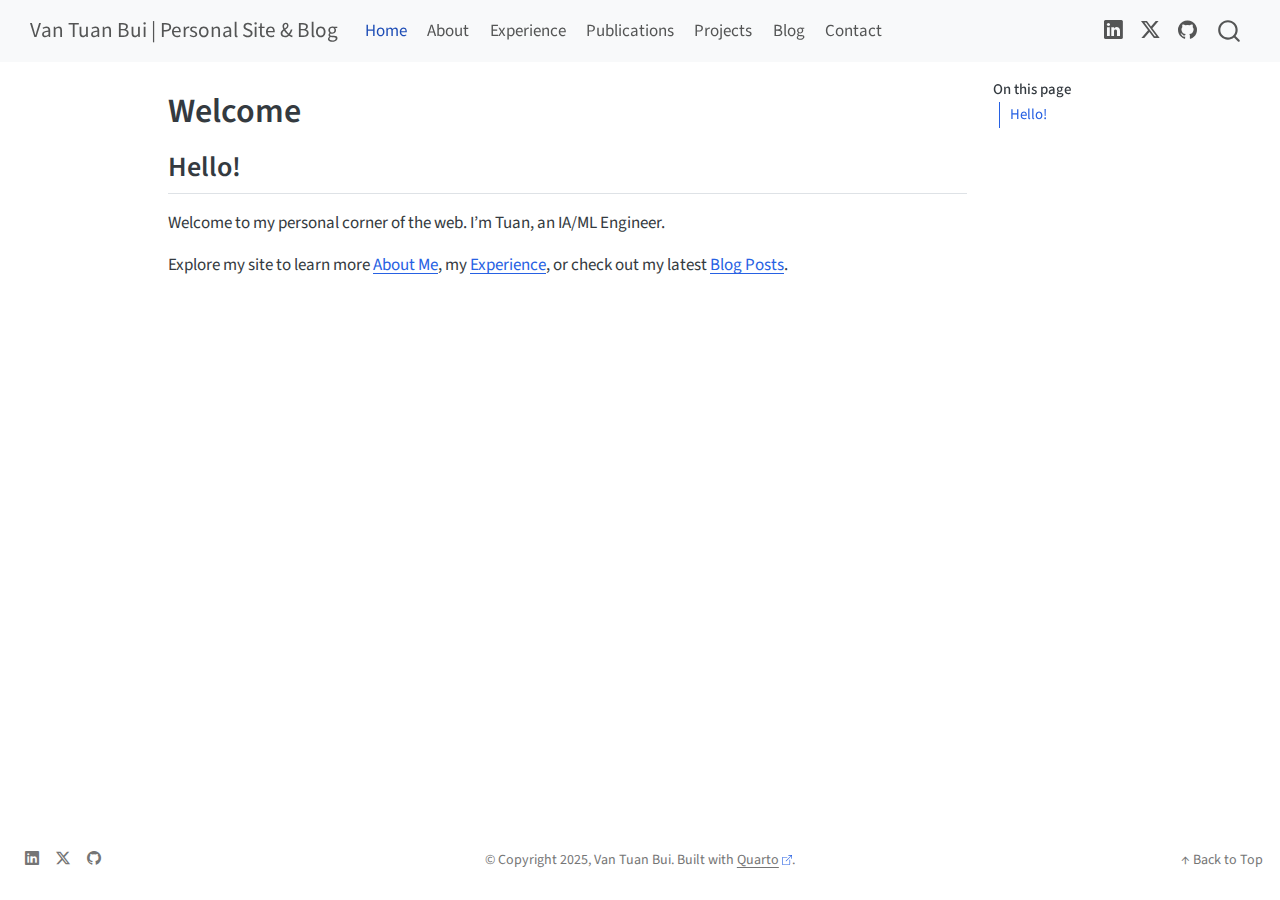
<file: index.html>
<!DOCTYPE html>
<html xmlns="http://www.w3.org/1999/xhtml" lang="en" xml:lang="en"><head>

<meta charset="utf-8">
<meta name="generator" content="quarto-1.6.42">

<meta name="viewport" content="width=device-width, initial-scale=1.0, user-scalable=yes">


<title>Welcome – Van Tuan Bui | Personal Site &amp; Blog</title>
<style>
code{white-space: pre-wrap;}
span.smallcaps{font-variant: small-caps;}
div.columns{display: flex; gap: min(4vw, 1.5em);}
div.column{flex: auto; overflow-x: auto;}
div.hanging-indent{margin-left: 1.5em; text-indent: -1.5em;}
ul.task-list{list-style: none;}
ul.task-list li input[type="checkbox"] {
  width: 0.8em;
  margin: 0 0.8em 0.2em -1em; /* quarto-specific, see https://github.com/quarto-dev/quarto-cli/issues/4556 */ 
  vertical-align: middle;
}
</style>


<script src="site_libs/quarto-nav/quarto-nav.js"></script>
<script src="site_libs/quarto-nav/headroom.min.js"></script>
<script src="site_libs/clipboard/clipboard.min.js"></script>
<script src="site_libs/quarto-search/autocomplete.umd.js"></script>
<script src="site_libs/quarto-search/fuse.min.js"></script>
<script src="site_libs/quarto-search/quarto-search.js"></script>
<meta name="quarto:offset" content="./">
<script src="site_libs/quarto-html/quarto.js"></script>
<script src="site_libs/quarto-html/popper.min.js"></script>
<script src="site_libs/quarto-html/tippy.umd.min.js"></script>
<script src="site_libs/quarto-html/anchor.min.js"></script>
<link href="site_libs/quarto-html/tippy.css" rel="stylesheet">
<link href="site_libs/quarto-html/quarto-syntax-highlighting-2f5df379a58b258e96c21c0638c20c03.css" rel="stylesheet" id="quarto-text-highlighting-styles">
<script src="site_libs/bootstrap/bootstrap.min.js"></script>
<link href="site_libs/bootstrap/bootstrap-icons.css" rel="stylesheet">
<link href="site_libs/bootstrap/bootstrap-e31f85148403472964478bc03da244ea.min.css" rel="stylesheet" append-hash="true" id="quarto-bootstrap" data-mode="light">
<script id="quarto-search-options" type="application/json">{
  "location": "navbar",
  "copy-button": false,
  "collapse-after": 3,
  "panel-placement": "end",
  "type": "overlay",
  "limit": 50,
  "keyboard-shortcut": [
    "f",
    "/",
    "s"
  ],
  "show-item-context": false,
  "language": {
    "search-no-results-text": "No results",
    "search-matching-documents-text": "matching documents",
    "search-copy-link-title": "Copy link to search",
    "search-hide-matches-text": "Hide additional matches",
    "search-more-match-text": "more match in this document",
    "search-more-matches-text": "more matches in this document",
    "search-clear-button-title": "Clear",
    "search-text-placeholder": "",
    "search-detached-cancel-button-title": "Cancel",
    "search-submit-button-title": "Submit",
    "search-label": "Search"
  }
}</script>


<link rel="stylesheet" href="styles.css">
</head>

<body class="nav-fixed">

<div id="quarto-search-results"></div>
  <header id="quarto-header" class="headroom fixed-top">
    <nav class="navbar navbar-expand-lg " data-bs-theme="dark">
      <div class="navbar-container container-fluid">
      <div class="navbar-brand-container mx-auto">
    <a class="navbar-brand" href="./index.html">
    <span class="navbar-title">Van Tuan Bui | Personal Site &amp; Blog</span>
    </a>
  </div>
            <div id="quarto-search" class="" title="Search"></div>
          <button class="navbar-toggler" type="button" data-bs-toggle="collapse" data-bs-target="#navbarCollapse" aria-controls="navbarCollapse" role="menu" aria-expanded="false" aria-label="Toggle navigation" onclick="if (window.quartoToggleHeadroom) { window.quartoToggleHeadroom(); }">
  <span class="navbar-toggler-icon"></span>
</button>
          <div class="collapse navbar-collapse" id="navbarCollapse">
            <ul class="navbar-nav navbar-nav-scroll me-auto">
  <li class="nav-item">
    <a class="nav-link active" href="./index.html" aria-current="page"> 
<span class="menu-text">Home</span></a>
  </li>  
  <li class="nav-item">
    <a class="nav-link" href="./about.html"> 
<span class="menu-text">About</span></a>
  </li>  
  <li class="nav-item">
    <a class="nav-link" href="./experience.html"> 
<span class="menu-text">Experience</span></a>
  </li>  
  <li class="nav-item">
    <a class="nav-link" href="./publications.html"> 
<span class="menu-text">Publications</span></a>
  </li>  
  <li class="nav-item">
    <a class="nav-link" href="./projects.html"> 
<span class="menu-text">Projects</span></a>
  </li>  
  <li class="nav-item">
    <a class="nav-link" href="./posts.html"> 
<span class="menu-text">Blog</span></a>
  </li>  
  <li class="nav-item">
    <a class="nav-link" href="./contact.html"> 
<span class="menu-text">Contact</span></a>
  </li>  
</ul>
            <ul class="navbar-nav navbar-nav-scroll ms-auto">
  <li class="nav-item compact">
    <a class="nav-link" href="https://www.linkedin.com/in/van-tuan-bui"> <i class="bi bi-linkedin" role="img">
</i> 
<span class="menu-text"></span></a>
  </li>  
  <li class="nav-item compact">
    <a class="nav-link" href="https://x.com/bvttuan"> <i class="bi bi-twitter-x" role="img">
</i> 
<span class="menu-text"></span></a>
  </li>  
  <li class="nav-item compact">
    <a class="nav-link" href="https://github.com/bvantuan"> <i class="bi bi-github" role="img">
</i> 
<span class="menu-text"></span></a>
  </li>  
</ul>
          </div> <!-- /navcollapse -->
            <div class="quarto-navbar-tools">
</div>
      </div> <!-- /container-fluid -->
    </nav>
</header>
<!-- content -->
<div id="quarto-content" class="quarto-container page-columns page-rows-contents page-layout-article page-navbar">
<!-- sidebar -->
<!-- margin-sidebar -->
    <div id="quarto-margin-sidebar" class="sidebar margin-sidebar">
        <nav id="TOC" role="doc-toc" class="toc-active">
    <h2 id="toc-title">On this page</h2>
   
  <ul>
  <li><a href="#hello" id="toc-hello" class="nav-link active" data-scroll-target="#hello">Hello!</a></li>
  </ul>
</nav>
    </div>
<!-- main -->
<main class="content" id="quarto-document-content">

<header id="title-block-header" class="quarto-title-block default">
<div class="quarto-title">
<h1 class="title">Welcome</h1>
</div>



<div class="quarto-title-meta">

    
  
    
  </div>
  


</header>


<section id="hello" class="level2">
<h2 class="anchored" data-anchor-id="hello">Hello!</h2>
<p>Welcome to my personal corner of the web. I’m Tuan, an IA/ML Engineer.</p>
<p>Explore my site to learn more <a href="./about.html">About Me</a>, my <a href="./experience.html">Experience</a>, or check out my latest <a href="./posts.html">Blog Posts</a>.</p>


</section>

</main> <!-- /main -->
<script id="quarto-html-after-body" type="application/javascript">
window.document.addEventListener("DOMContentLoaded", function (event) {
  const toggleBodyColorMode = (bsSheetEl) => {
    const mode = bsSheetEl.getAttribute("data-mode");
    const bodyEl = window.document.querySelector("body");
    if (mode === "dark") {
      bodyEl.classList.add("quarto-dark");
      bodyEl.classList.remove("quarto-light");
    } else {
      bodyEl.classList.add("quarto-light");
      bodyEl.classList.remove("quarto-dark");
    }
  }
  const toggleBodyColorPrimary = () => {
    const bsSheetEl = window.document.querySelector("link#quarto-bootstrap");
    if (bsSheetEl) {
      toggleBodyColorMode(bsSheetEl);
    }
  }
  toggleBodyColorPrimary();  
  const icon = "";
  const anchorJS = new window.AnchorJS();
  anchorJS.options = {
    placement: 'right',
    icon: icon
  };
  anchorJS.add('.anchored');
  const isCodeAnnotation = (el) => {
    for (const clz of el.classList) {
      if (clz.startsWith('code-annotation-')) {                     
        return true;
      }
    }
    return false;
  }
  const onCopySuccess = function(e) {
    // button target
    const button = e.trigger;
    // don't keep focus
    button.blur();
    // flash "checked"
    button.classList.add('code-copy-button-checked');
    var currentTitle = button.getAttribute("title");
    button.setAttribute("title", "Copied!");
    let tooltip;
    if (window.bootstrap) {
      button.setAttribute("data-bs-toggle", "tooltip");
      button.setAttribute("data-bs-placement", "left");
      button.setAttribute("data-bs-title", "Copied!");
      tooltip = new bootstrap.Tooltip(button, 
        { trigger: "manual", 
          customClass: "code-copy-button-tooltip",
          offset: [0, -8]});
      tooltip.show();    
    }
    setTimeout(function() {
      if (tooltip) {
        tooltip.hide();
        button.removeAttribute("data-bs-title");
        button.removeAttribute("data-bs-toggle");
        button.removeAttribute("data-bs-placement");
      }
      button.setAttribute("title", currentTitle);
      button.classList.remove('code-copy-button-checked');
    }, 1000);
    // clear code selection
    e.clearSelection();
  }
  const getTextToCopy = function(trigger) {
      const codeEl = trigger.previousElementSibling.cloneNode(true);
      for (const childEl of codeEl.children) {
        if (isCodeAnnotation(childEl)) {
          childEl.remove();
        }
      }
      return codeEl.innerText;
  }
  const clipboard = new window.ClipboardJS('.code-copy-button:not([data-in-quarto-modal])', {
    text: getTextToCopy
  });
  clipboard.on('success', onCopySuccess);
  if (window.document.getElementById('quarto-embedded-source-code-modal')) {
    const clipboardModal = new window.ClipboardJS('.code-copy-button[data-in-quarto-modal]', {
      text: getTextToCopy,
      container: window.document.getElementById('quarto-embedded-source-code-modal')
    });
    clipboardModal.on('success', onCopySuccess);
  }
    var localhostRegex = new RegExp(/^(?:http|https):\/\/localhost\:?[0-9]*\//);
    var mailtoRegex = new RegExp(/^mailto:/);
      var filterRegex = new RegExp('/' + window.location.host + '/');
    var isInternal = (href) => {
        return filterRegex.test(href) || localhostRegex.test(href) || mailtoRegex.test(href);
    }
    // Inspect non-navigation links and adorn them if external
 	var links = window.document.querySelectorAll('a[href]:not(.nav-link):not(.navbar-brand):not(.toc-action):not(.sidebar-link):not(.sidebar-item-toggle):not(.pagination-link):not(.no-external):not([aria-hidden]):not(.dropdown-item):not(.quarto-navigation-tool):not(.about-link)');
    for (var i=0; i<links.length; i++) {
      const link = links[i];
      if (!isInternal(link.href)) {
        // undo the damage that might have been done by quarto-nav.js in the case of
        // links that we want to consider external
        if (link.dataset.originalHref !== undefined) {
          link.href = link.dataset.originalHref;
        }
          // target, if specified
          link.setAttribute("target", "_blank");
          if (link.getAttribute("rel") === null) {
            link.setAttribute("rel", "noopener");
          }
          // default icon
          link.classList.add("external");
      }
    }
  function tippyHover(el, contentFn, onTriggerFn, onUntriggerFn) {
    const config = {
      allowHTML: true,
      maxWidth: 500,
      delay: 100,
      arrow: false,
      appendTo: function(el) {
          return el.parentElement;
      },
      interactive: true,
      interactiveBorder: 10,
      theme: 'quarto',
      placement: 'bottom-start',
    };
    if (contentFn) {
      config.content = contentFn;
    }
    if (onTriggerFn) {
      config.onTrigger = onTriggerFn;
    }
    if (onUntriggerFn) {
      config.onUntrigger = onUntriggerFn;
    }
    window.tippy(el, config); 
  }
  const noterefs = window.document.querySelectorAll('a[role="doc-noteref"]');
  for (var i=0; i<noterefs.length; i++) {
    const ref = noterefs[i];
    tippyHover(ref, function() {
      // use id or data attribute instead here
      let href = ref.getAttribute('data-footnote-href') || ref.getAttribute('href');
      try { href = new URL(href).hash; } catch {}
      const id = href.replace(/^#\/?/, "");
      const note = window.document.getElementById(id);
      if (note) {
        return note.innerHTML;
      } else {
        return "";
      }
    });
  }
  const xrefs = window.document.querySelectorAll('a.quarto-xref');
  const processXRef = (id, note) => {
    // Strip column container classes
    const stripColumnClz = (el) => {
      el.classList.remove("page-full", "page-columns");
      if (el.children) {
        for (const child of el.children) {
          stripColumnClz(child);
        }
      }
    }
    stripColumnClz(note)
    if (id === null || id.startsWith('sec-')) {
      // Special case sections, only their first couple elements
      const container = document.createElement("div");
      if (note.children && note.children.length > 2) {
        container.appendChild(note.children[0].cloneNode(true));
        for (let i = 1; i < note.children.length; i++) {
          const child = note.children[i];
          if (child.tagName === "P" && child.innerText === "") {
            continue;
          } else {
            container.appendChild(child.cloneNode(true));
            break;
          }
        }
        if (window.Quarto?.typesetMath) {
          window.Quarto.typesetMath(container);
        }
        return container.innerHTML
      } else {
        if (window.Quarto?.typesetMath) {
          window.Quarto.typesetMath(note);
        }
        return note.innerHTML;
      }
    } else {
      // Remove any anchor links if they are present
      const anchorLink = note.querySelector('a.anchorjs-link');
      if (anchorLink) {
        anchorLink.remove();
      }
      if (window.Quarto?.typesetMath) {
        window.Quarto.typesetMath(note);
      }
      if (note.classList.contains("callout")) {
        return note.outerHTML;
      } else {
        return note.innerHTML;
      }
    }
  }
  for (var i=0; i<xrefs.length; i++) {
    const xref = xrefs[i];
    tippyHover(xref, undefined, function(instance) {
      instance.disable();
      let url = xref.getAttribute('href');
      let hash = undefined; 
      if (url.startsWith('#')) {
        hash = url;
      } else {
        try { hash = new URL(url).hash; } catch {}
      }
      if (hash) {
        const id = hash.replace(/^#\/?/, "");
        const note = window.document.getElementById(id);
        if (note !== null) {
          try {
            const html = processXRef(id, note.cloneNode(true));
            instance.setContent(html);
          } finally {
            instance.enable();
            instance.show();
          }
        } else {
          // See if we can fetch this
          fetch(url.split('#')[0])
          .then(res => res.text())
          .then(html => {
            const parser = new DOMParser();
            const htmlDoc = parser.parseFromString(html, "text/html");
            const note = htmlDoc.getElementById(id);
            if (note !== null) {
              const html = processXRef(id, note);
              instance.setContent(html);
            } 
          }).finally(() => {
            instance.enable();
            instance.show();
          });
        }
      } else {
        // See if we can fetch a full url (with no hash to target)
        // This is a special case and we should probably do some content thinning / targeting
        fetch(url)
        .then(res => res.text())
        .then(html => {
          const parser = new DOMParser();
          const htmlDoc = parser.parseFromString(html, "text/html");
          const note = htmlDoc.querySelector('main.content');
          if (note !== null) {
            // This should only happen for chapter cross references
            // (since there is no id in the URL)
            // remove the first header
            if (note.children.length > 0 && note.children[0].tagName === "HEADER") {
              note.children[0].remove();
            }
            const html = processXRef(null, note);
            instance.setContent(html);
          } 
        }).finally(() => {
          instance.enable();
          instance.show();
        });
      }
    }, function(instance) {
    });
  }
      let selectedAnnoteEl;
      const selectorForAnnotation = ( cell, annotation) => {
        let cellAttr = 'data-code-cell="' + cell + '"';
        let lineAttr = 'data-code-annotation="' +  annotation + '"';
        const selector = 'span[' + cellAttr + '][' + lineAttr + ']';
        return selector;
      }
      const selectCodeLines = (annoteEl) => {
        const doc = window.document;
        const targetCell = annoteEl.getAttribute("data-target-cell");
        const targetAnnotation = annoteEl.getAttribute("data-target-annotation");
        const annoteSpan = window.document.querySelector(selectorForAnnotation(targetCell, targetAnnotation));
        const lines = annoteSpan.getAttribute("data-code-lines").split(",");
        const lineIds = lines.map((line) => {
          return targetCell + "-" + line;
        })
        let top = null;
        let height = null;
        let parent = null;
        if (lineIds.length > 0) {
            //compute the position of the single el (top and bottom and make a div)
            const el = window.document.getElementById(lineIds[0]);
            top = el.offsetTop;
            height = el.offsetHeight;
            parent = el.parentElement.parentElement;
          if (lineIds.length > 1) {
            const lastEl = window.document.getElementById(lineIds[lineIds.length - 1]);
            const bottom = lastEl.offsetTop + lastEl.offsetHeight;
            height = bottom - top;
          }
          if (top !== null && height !== null && parent !== null) {
            // cook up a div (if necessary) and position it 
            let div = window.document.getElementById("code-annotation-line-highlight");
            if (div === null) {
              div = window.document.createElement("div");
              div.setAttribute("id", "code-annotation-line-highlight");
              div.style.position = 'absolute';
              parent.appendChild(div);
            }
            div.style.top = top - 2 + "px";
            div.style.height = height + 4 + "px";
            div.style.left = 0;
            let gutterDiv = window.document.getElementById("code-annotation-line-highlight-gutter");
            if (gutterDiv === null) {
              gutterDiv = window.document.createElement("div");
              gutterDiv.setAttribute("id", "code-annotation-line-highlight-gutter");
              gutterDiv.style.position = 'absolute';
              const codeCell = window.document.getElementById(targetCell);
              const gutter = codeCell.querySelector('.code-annotation-gutter');
              gutter.appendChild(gutterDiv);
            }
            gutterDiv.style.top = top - 2 + "px";
            gutterDiv.style.height = height + 4 + "px";
          }
          selectedAnnoteEl = annoteEl;
        }
      };
      const unselectCodeLines = () => {
        const elementsIds = ["code-annotation-line-highlight", "code-annotation-line-highlight-gutter"];
        elementsIds.forEach((elId) => {
          const div = window.document.getElementById(elId);
          if (div) {
            div.remove();
          }
        });
        selectedAnnoteEl = undefined;
      };
        // Handle positioning of the toggle
    window.addEventListener(
      "resize",
      throttle(() => {
        elRect = undefined;
        if (selectedAnnoteEl) {
          selectCodeLines(selectedAnnoteEl);
        }
      }, 10)
    );
    function throttle(fn, ms) {
    let throttle = false;
    let timer;
      return (...args) => {
        if(!throttle) { // first call gets through
            fn.apply(this, args);
            throttle = true;
        } else { // all the others get throttled
            if(timer) clearTimeout(timer); // cancel #2
            timer = setTimeout(() => {
              fn.apply(this, args);
              timer = throttle = false;
            }, ms);
        }
      };
    }
      // Attach click handler to the DT
      const annoteDls = window.document.querySelectorAll('dt[data-target-cell]');
      for (const annoteDlNode of annoteDls) {
        annoteDlNode.addEventListener('click', (event) => {
          const clickedEl = event.target;
          if (clickedEl !== selectedAnnoteEl) {
            unselectCodeLines();
            const activeEl = window.document.querySelector('dt[data-target-cell].code-annotation-active');
            if (activeEl) {
              activeEl.classList.remove('code-annotation-active');
            }
            selectCodeLines(clickedEl);
            clickedEl.classList.add('code-annotation-active');
          } else {
            // Unselect the line
            unselectCodeLines();
            clickedEl.classList.remove('code-annotation-active');
          }
        });
      }
  const findCites = (el) => {
    const parentEl = el.parentElement;
    if (parentEl) {
      const cites = parentEl.dataset.cites;
      if (cites) {
        return {
          el,
          cites: cites.split(' ')
        };
      } else {
        return findCites(el.parentElement)
      }
    } else {
      return undefined;
    }
  };
  var bibliorefs = window.document.querySelectorAll('a[role="doc-biblioref"]');
  for (var i=0; i<bibliorefs.length; i++) {
    const ref = bibliorefs[i];
    const citeInfo = findCites(ref);
    if (citeInfo) {
      tippyHover(citeInfo.el, function() {
        var popup = window.document.createElement('div');
        citeInfo.cites.forEach(function(cite) {
          var citeDiv = window.document.createElement('div');
          citeDiv.classList.add('hanging-indent');
          citeDiv.classList.add('csl-entry');
          var biblioDiv = window.document.getElementById('ref-' + cite);
          if (biblioDiv) {
            citeDiv.innerHTML = biblioDiv.innerHTML;
          }
          popup.appendChild(citeDiv);
        });
        return popup.innerHTML;
      });
    }
  }
});
</script>
</div> <!-- /content -->
<footer class="footer">
  <div class="nav-footer">
    <div class="nav-footer-left">
      <ul class="footer-items list-unstyled">
    <li class="nav-item compact">
    <a class="nav-link" href="https://www.linkedin.com/in/van-tuan-bui">
      <i class="bi bi-linkedin" role="img">
</i> 
    </a>
  </li>  
    <li class="nav-item compact">
    <a class="nav-link" href="https://x.com/bvttuan">
      <i class="bi bi-twitter-x" role="img">
</i> 
    </a>
  </li>  
    <li class="nav-item compact">
    <a class="nav-link" href="https://github.com/bvantuan">
      <i class="bi bi-github" role="img">
</i> 
    </a>
  </li>  
</ul>
    </div>   
    <div class="nav-footer-center">
<p>© Copyright 2025, Van Tuan Bui. Built with <a href="https://quarto.org/">Quarto</a>.</p>
</div>
    <div class="nav-footer-right">
      <ul class="footer-items list-unstyled">
    <li class="nav-item">
 <a href="#" id="back-to-top">↑ Back to Top</a>
  </li>  
</ul>
    </div>
  </div>
</footer>




</body></html>
</file>
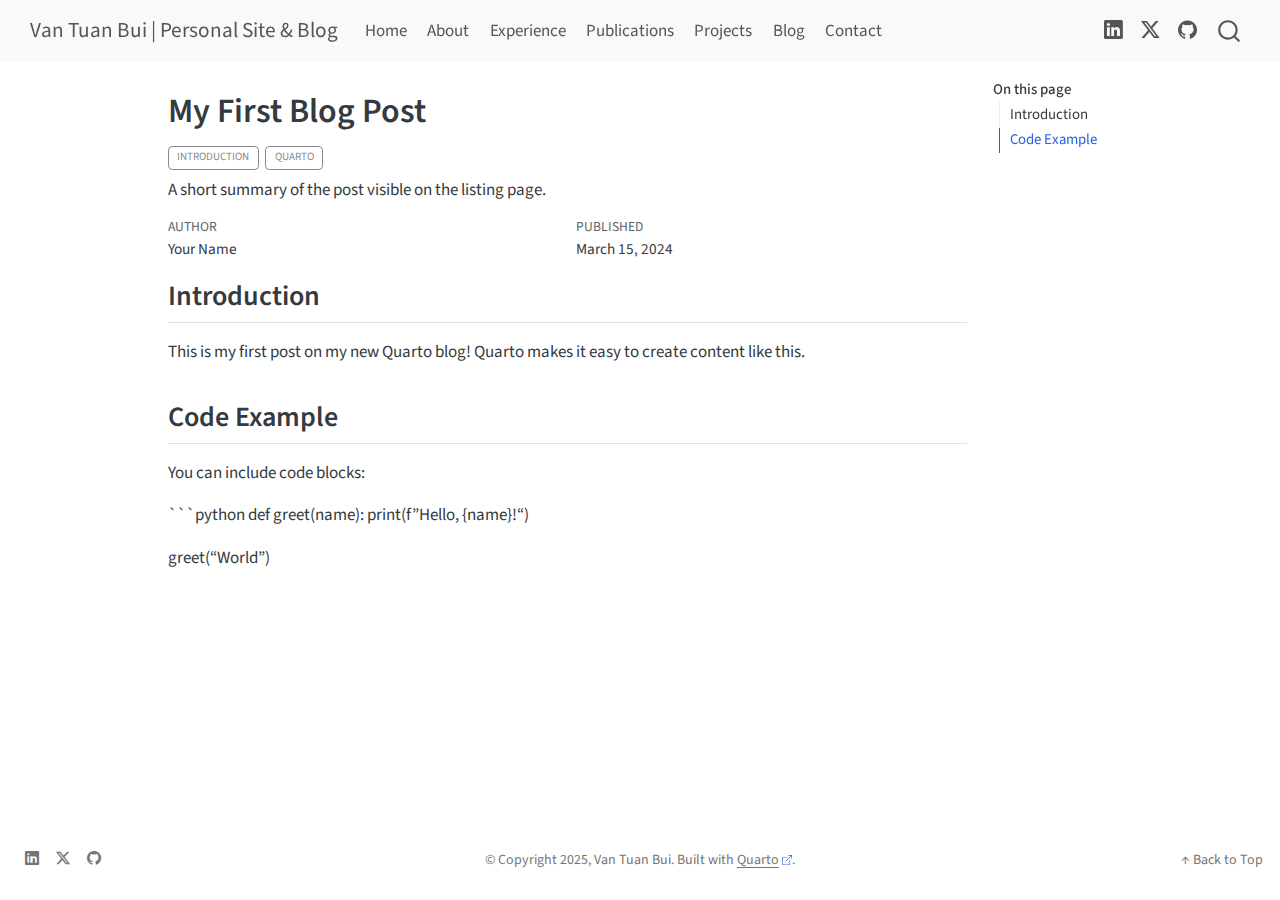
<file: posts/my-first-post/index.html>
<!DOCTYPE html>
<html xmlns="http://www.w3.org/1999/xhtml" lang="en" xml:lang="en"><head>

<meta charset="utf-8">
<meta name="generator" content="quarto-1.6.42">

<meta name="viewport" content="width=device-width, initial-scale=1.0, user-scalable=yes">

<meta name="author" content="Your Name">
<meta name="dcterms.date" content="2024-03-15">
<meta name="description" content="A short summary of the post visible on the listing page.">

<title>My First Blog Post – Van Tuan Bui | Personal Site &amp; Blog</title>
<style>
code{white-space: pre-wrap;}
span.smallcaps{font-variant: small-caps;}
div.columns{display: flex; gap: min(4vw, 1.5em);}
div.column{flex: auto; overflow-x: auto;}
div.hanging-indent{margin-left: 1.5em; text-indent: -1.5em;}
ul.task-list{list-style: none;}
ul.task-list li input[type="checkbox"] {
  width: 0.8em;
  margin: 0 0.8em 0.2em -1em; /* quarto-specific, see https://github.com/quarto-dev/quarto-cli/issues/4556 */ 
  vertical-align: middle;
}
</style>


<script src="../../site_libs/quarto-nav/quarto-nav.js"></script>
<script src="../../site_libs/quarto-nav/headroom.min.js"></script>
<script src="../../site_libs/clipboard/clipboard.min.js"></script>
<script src="../../site_libs/quarto-search/autocomplete.umd.js"></script>
<script src="../../site_libs/quarto-search/fuse.min.js"></script>
<script src="../../site_libs/quarto-search/quarto-search.js"></script>
<meta name="quarto:offset" content="../../">
<script src="../../site_libs/quarto-html/quarto.js"></script>
<script src="../../site_libs/quarto-html/popper.min.js"></script>
<script src="../../site_libs/quarto-html/tippy.umd.min.js"></script>
<script src="../../site_libs/quarto-html/anchor.min.js"></script>
<link href="../../site_libs/quarto-html/tippy.css" rel="stylesheet">
<link href="../../site_libs/quarto-html/quarto-syntax-highlighting-2f5df379a58b258e96c21c0638c20c03.css" rel="stylesheet" id="quarto-text-highlighting-styles">
<script src="../../site_libs/bootstrap/bootstrap.min.js"></script>
<link href="../../site_libs/bootstrap/bootstrap-icons.css" rel="stylesheet">
<link href="../../site_libs/bootstrap/bootstrap-e31f85148403472964478bc03da244ea.min.css" rel="stylesheet" append-hash="true" id="quarto-bootstrap" data-mode="light">
<script id="quarto-search-options" type="application/json">{
  "location": "navbar",
  "copy-button": false,
  "collapse-after": 3,
  "panel-placement": "end",
  "type": "overlay",
  "limit": 50,
  "keyboard-shortcut": [
    "f",
    "/",
    "s"
  ],
  "show-item-context": false,
  "language": {
    "search-no-results-text": "No results",
    "search-matching-documents-text": "matching documents",
    "search-copy-link-title": "Copy link to search",
    "search-hide-matches-text": "Hide additional matches",
    "search-more-match-text": "more match in this document",
    "search-more-matches-text": "more matches in this document",
    "search-clear-button-title": "Clear",
    "search-text-placeholder": "",
    "search-detached-cancel-button-title": "Cancel",
    "search-submit-button-title": "Submit",
    "search-label": "Search"
  }
}</script>


<link rel="stylesheet" href="../../styles.css">
</head>

<body class="nav-fixed">

<div id="quarto-search-results"></div>
  <header id="quarto-header" class="headroom fixed-top">
    <nav class="navbar navbar-expand-lg " data-bs-theme="dark">
      <div class="navbar-container container-fluid">
      <div class="navbar-brand-container mx-auto">
    <a class="navbar-brand" href="../../index.html">
    <span class="navbar-title">Van Tuan Bui | Personal Site &amp; Blog</span>
    </a>
  </div>
            <div id="quarto-search" class="" title="Search"></div>
          <button class="navbar-toggler" type="button" data-bs-toggle="collapse" data-bs-target="#navbarCollapse" aria-controls="navbarCollapse" role="menu" aria-expanded="false" aria-label="Toggle navigation" onclick="if (window.quartoToggleHeadroom) { window.quartoToggleHeadroom(); }">
  <span class="navbar-toggler-icon"></span>
</button>
          <div class="collapse navbar-collapse" id="navbarCollapse">
            <ul class="navbar-nav navbar-nav-scroll me-auto">
  <li class="nav-item">
    <a class="nav-link" href="../../index.html"> 
<span class="menu-text">Home</span></a>
  </li>  
  <li class="nav-item">
    <a class="nav-link" href="../../about.html"> 
<span class="menu-text">About</span></a>
  </li>  
  <li class="nav-item">
    <a class="nav-link" href="../../experience.html"> 
<span class="menu-text">Experience</span></a>
  </li>  
  <li class="nav-item">
    <a class="nav-link" href="../../publications.html"> 
<span class="menu-text">Publications</span></a>
  </li>  
  <li class="nav-item">
    <a class="nav-link" href="../../projects.html"> 
<span class="menu-text">Projects</span></a>
  </li>  
  <li class="nav-item">
    <a class="nav-link" href="../../posts.html"> 
<span class="menu-text">Blog</span></a>
  </li>  
  <li class="nav-item">
    <a class="nav-link" href="../../contact.html"> 
<span class="menu-text">Contact</span></a>
  </li>  
</ul>
            <ul class="navbar-nav navbar-nav-scroll ms-auto">
  <li class="nav-item compact">
    <a class="nav-link" href="https://www.linkedin.com/in/van-tuan-bui"> <i class="bi bi-linkedin" role="img">
</i> 
<span class="menu-text"></span></a>
  </li>  
  <li class="nav-item compact">
    <a class="nav-link" href="https://x.com/bvttuan"> <i class="bi bi-twitter-x" role="img">
</i> 
<span class="menu-text"></span></a>
  </li>  
  <li class="nav-item compact">
    <a class="nav-link" href="https://github.com/bvantuan"> <i class="bi bi-github" role="img">
</i> 
<span class="menu-text"></span></a>
  </li>  
</ul>
          </div> <!-- /navcollapse -->
            <div class="quarto-navbar-tools">
</div>
      </div> <!-- /container-fluid -->
    </nav>
</header>
<!-- content -->
<div id="quarto-content" class="quarto-container page-columns page-rows-contents page-layout-article page-navbar">
<!-- sidebar -->
<!-- margin-sidebar -->
    <div id="quarto-margin-sidebar" class="sidebar margin-sidebar">
        <nav id="TOC" role="doc-toc" class="toc-active">
    <h2 id="toc-title">On this page</h2>
   
  <ul>
  <li><a href="#introduction" id="toc-introduction" class="nav-link active" data-scroll-target="#introduction">Introduction</a></li>
  <li><a href="#code-example" id="toc-code-example" class="nav-link" data-scroll-target="#code-example">Code Example</a></li>
  </ul>
</nav>
    </div>
<!-- main -->
<main class="content" id="quarto-document-content">

<header id="title-block-header" class="quarto-title-block default">
<div class="quarto-title">
<h1 class="title">My First Blog Post</h1>
  <div class="quarto-categories">
    <div class="quarto-category">Introduction</div>
    <div class="quarto-category">Quarto</div>
  </div>
  </div>

<div>
  <div class="description">
    A short summary of the post visible on the listing page.
  </div>
</div>


<div class="quarto-title-meta">

    <div>
    <div class="quarto-title-meta-heading">Author</div>
    <div class="quarto-title-meta-contents">
             <p>Your Name </p>
          </div>
  </div>
    
    <div>
    <div class="quarto-title-meta-heading">Published</div>
    <div class="quarto-title-meta-contents">
      <p class="date">March 15, 2024</p>
    </div>
  </div>
  
    
  </div>
  


</header>


<section id="introduction" class="level2">
<h2 class="anchored" data-anchor-id="introduction">Introduction</h2>
<p>This is my first post on my new Quarto blog! Quarto makes it easy to create content like this.</p>
</section>
<section id="code-example" class="level2">
<h2 class="anchored" data-anchor-id="code-example">Code Example</h2>
<p>You can include code blocks:</p>
<p>```python def greet(name): print(f”Hello, {name}!“)</p>
<p>greet(“World”)</p>


</section>

</main> <!-- /main -->
<script id="quarto-html-after-body" type="application/javascript">
window.document.addEventListener("DOMContentLoaded", function (event) {
  const toggleBodyColorMode = (bsSheetEl) => {
    const mode = bsSheetEl.getAttribute("data-mode");
    const bodyEl = window.document.querySelector("body");
    if (mode === "dark") {
      bodyEl.classList.add("quarto-dark");
      bodyEl.classList.remove("quarto-light");
    } else {
      bodyEl.classList.add("quarto-light");
      bodyEl.classList.remove("quarto-dark");
    }
  }
  const toggleBodyColorPrimary = () => {
    const bsSheetEl = window.document.querySelector("link#quarto-bootstrap");
    if (bsSheetEl) {
      toggleBodyColorMode(bsSheetEl);
    }
  }
  toggleBodyColorPrimary();  
  const icon = "";
  const anchorJS = new window.AnchorJS();
  anchorJS.options = {
    placement: 'right',
    icon: icon
  };
  anchorJS.add('.anchored');
  const isCodeAnnotation = (el) => {
    for (const clz of el.classList) {
      if (clz.startsWith('code-annotation-')) {                     
        return true;
      }
    }
    return false;
  }
  const onCopySuccess = function(e) {
    // button target
    const button = e.trigger;
    // don't keep focus
    button.blur();
    // flash "checked"
    button.classList.add('code-copy-button-checked');
    var currentTitle = button.getAttribute("title");
    button.setAttribute("title", "Copied!");
    let tooltip;
    if (window.bootstrap) {
      button.setAttribute("data-bs-toggle", "tooltip");
      button.setAttribute("data-bs-placement", "left");
      button.setAttribute("data-bs-title", "Copied!");
      tooltip = new bootstrap.Tooltip(button, 
        { trigger: "manual", 
          customClass: "code-copy-button-tooltip",
          offset: [0, -8]});
      tooltip.show();    
    }
    setTimeout(function() {
      if (tooltip) {
        tooltip.hide();
        button.removeAttribute("data-bs-title");
        button.removeAttribute("data-bs-toggle");
        button.removeAttribute("data-bs-placement");
      }
      button.setAttribute("title", currentTitle);
      button.classList.remove('code-copy-button-checked');
    }, 1000);
    // clear code selection
    e.clearSelection();
  }
  const getTextToCopy = function(trigger) {
      const codeEl = trigger.previousElementSibling.cloneNode(true);
      for (const childEl of codeEl.children) {
        if (isCodeAnnotation(childEl)) {
          childEl.remove();
        }
      }
      return codeEl.innerText;
  }
  const clipboard = new window.ClipboardJS('.code-copy-button:not([data-in-quarto-modal])', {
    text: getTextToCopy
  });
  clipboard.on('success', onCopySuccess);
  if (window.document.getElementById('quarto-embedded-source-code-modal')) {
    const clipboardModal = new window.ClipboardJS('.code-copy-button[data-in-quarto-modal]', {
      text: getTextToCopy,
      container: window.document.getElementById('quarto-embedded-source-code-modal')
    });
    clipboardModal.on('success', onCopySuccess);
  }
    var localhostRegex = new RegExp(/^(?:http|https):\/\/localhost\:?[0-9]*\//);
    var mailtoRegex = new RegExp(/^mailto:/);
      var filterRegex = new RegExp('/' + window.location.host + '/');
    var isInternal = (href) => {
        return filterRegex.test(href) || localhostRegex.test(href) || mailtoRegex.test(href);
    }
    // Inspect non-navigation links and adorn them if external
 	var links = window.document.querySelectorAll('a[href]:not(.nav-link):not(.navbar-brand):not(.toc-action):not(.sidebar-link):not(.sidebar-item-toggle):not(.pagination-link):not(.no-external):not([aria-hidden]):not(.dropdown-item):not(.quarto-navigation-tool):not(.about-link)');
    for (var i=0; i<links.length; i++) {
      const link = links[i];
      if (!isInternal(link.href)) {
        // undo the damage that might have been done by quarto-nav.js in the case of
        // links that we want to consider external
        if (link.dataset.originalHref !== undefined) {
          link.href = link.dataset.originalHref;
        }
          // target, if specified
          link.setAttribute("target", "_blank");
          if (link.getAttribute("rel") === null) {
            link.setAttribute("rel", "noopener");
          }
          // default icon
          link.classList.add("external");
      }
    }
  function tippyHover(el, contentFn, onTriggerFn, onUntriggerFn) {
    const config = {
      allowHTML: true,
      maxWidth: 500,
      delay: 100,
      arrow: false,
      appendTo: function(el) {
          return el.parentElement;
      },
      interactive: true,
      interactiveBorder: 10,
      theme: 'quarto',
      placement: 'bottom-start',
    };
    if (contentFn) {
      config.content = contentFn;
    }
    if (onTriggerFn) {
      config.onTrigger = onTriggerFn;
    }
    if (onUntriggerFn) {
      config.onUntrigger = onUntriggerFn;
    }
    window.tippy(el, config); 
  }
  const noterefs = window.document.querySelectorAll('a[role="doc-noteref"]');
  for (var i=0; i<noterefs.length; i++) {
    const ref = noterefs[i];
    tippyHover(ref, function() {
      // use id or data attribute instead here
      let href = ref.getAttribute('data-footnote-href') || ref.getAttribute('href');
      try { href = new URL(href).hash; } catch {}
      const id = href.replace(/^#\/?/, "");
      const note = window.document.getElementById(id);
      if (note) {
        return note.innerHTML;
      } else {
        return "";
      }
    });
  }
  const xrefs = window.document.querySelectorAll('a.quarto-xref');
  const processXRef = (id, note) => {
    // Strip column container classes
    const stripColumnClz = (el) => {
      el.classList.remove("page-full", "page-columns");
      if (el.children) {
        for (const child of el.children) {
          stripColumnClz(child);
        }
      }
    }
    stripColumnClz(note)
    if (id === null || id.startsWith('sec-')) {
      // Special case sections, only their first couple elements
      const container = document.createElement("div");
      if (note.children && note.children.length > 2) {
        container.appendChild(note.children[0].cloneNode(true));
        for (let i = 1; i < note.children.length; i++) {
          const child = note.children[i];
          if (child.tagName === "P" && child.innerText === "") {
            continue;
          } else {
            container.appendChild(child.cloneNode(true));
            break;
          }
        }
        if (window.Quarto?.typesetMath) {
          window.Quarto.typesetMath(container);
        }
        return container.innerHTML
      } else {
        if (window.Quarto?.typesetMath) {
          window.Quarto.typesetMath(note);
        }
        return note.innerHTML;
      }
    } else {
      // Remove any anchor links if they are present
      const anchorLink = note.querySelector('a.anchorjs-link');
      if (anchorLink) {
        anchorLink.remove();
      }
      if (window.Quarto?.typesetMath) {
        window.Quarto.typesetMath(note);
      }
      if (note.classList.contains("callout")) {
        return note.outerHTML;
      } else {
        return note.innerHTML;
      }
    }
  }
  for (var i=0; i<xrefs.length; i++) {
    const xref = xrefs[i];
    tippyHover(xref, undefined, function(instance) {
      instance.disable();
      let url = xref.getAttribute('href');
      let hash = undefined; 
      if (url.startsWith('#')) {
        hash = url;
      } else {
        try { hash = new URL(url).hash; } catch {}
      }
      if (hash) {
        const id = hash.replace(/^#\/?/, "");
        const note = window.document.getElementById(id);
        if (note !== null) {
          try {
            const html = processXRef(id, note.cloneNode(true));
            instance.setContent(html);
          } finally {
            instance.enable();
            instance.show();
          }
        } else {
          // See if we can fetch this
          fetch(url.split('#')[0])
          .then(res => res.text())
          .then(html => {
            const parser = new DOMParser();
            const htmlDoc = parser.parseFromString(html, "text/html");
            const note = htmlDoc.getElementById(id);
            if (note !== null) {
              const html = processXRef(id, note);
              instance.setContent(html);
            } 
          }).finally(() => {
            instance.enable();
            instance.show();
          });
        }
      } else {
        // See if we can fetch a full url (with no hash to target)
        // This is a special case and we should probably do some content thinning / targeting
        fetch(url)
        .then(res => res.text())
        .then(html => {
          const parser = new DOMParser();
          const htmlDoc = parser.parseFromString(html, "text/html");
          const note = htmlDoc.querySelector('main.content');
          if (note !== null) {
            // This should only happen for chapter cross references
            // (since there is no id in the URL)
            // remove the first header
            if (note.children.length > 0 && note.children[0].tagName === "HEADER") {
              note.children[0].remove();
            }
            const html = processXRef(null, note);
            instance.setContent(html);
          } 
        }).finally(() => {
          instance.enable();
          instance.show();
        });
      }
    }, function(instance) {
    });
  }
      let selectedAnnoteEl;
      const selectorForAnnotation = ( cell, annotation) => {
        let cellAttr = 'data-code-cell="' + cell + '"';
        let lineAttr = 'data-code-annotation="' +  annotation + '"';
        const selector = 'span[' + cellAttr + '][' + lineAttr + ']';
        return selector;
      }
      const selectCodeLines = (annoteEl) => {
        const doc = window.document;
        const targetCell = annoteEl.getAttribute("data-target-cell");
        const targetAnnotation = annoteEl.getAttribute("data-target-annotation");
        const annoteSpan = window.document.querySelector(selectorForAnnotation(targetCell, targetAnnotation));
        const lines = annoteSpan.getAttribute("data-code-lines").split(",");
        const lineIds = lines.map((line) => {
          return targetCell + "-" + line;
        })
        let top = null;
        let height = null;
        let parent = null;
        if (lineIds.length > 0) {
            //compute the position of the single el (top and bottom and make a div)
            const el = window.document.getElementById(lineIds[0]);
            top = el.offsetTop;
            height = el.offsetHeight;
            parent = el.parentElement.parentElement;
          if (lineIds.length > 1) {
            const lastEl = window.document.getElementById(lineIds[lineIds.length - 1]);
            const bottom = lastEl.offsetTop + lastEl.offsetHeight;
            height = bottom - top;
          }
          if (top !== null && height !== null && parent !== null) {
            // cook up a div (if necessary) and position it 
            let div = window.document.getElementById("code-annotation-line-highlight");
            if (div === null) {
              div = window.document.createElement("div");
              div.setAttribute("id", "code-annotation-line-highlight");
              div.style.position = 'absolute';
              parent.appendChild(div);
            }
            div.style.top = top - 2 + "px";
            div.style.height = height + 4 + "px";
            div.style.left = 0;
            let gutterDiv = window.document.getElementById("code-annotation-line-highlight-gutter");
            if (gutterDiv === null) {
              gutterDiv = window.document.createElement("div");
              gutterDiv.setAttribute("id", "code-annotation-line-highlight-gutter");
              gutterDiv.style.position = 'absolute';
              const codeCell = window.document.getElementById(targetCell);
              const gutter = codeCell.querySelector('.code-annotation-gutter');
              gutter.appendChild(gutterDiv);
            }
            gutterDiv.style.top = top - 2 + "px";
            gutterDiv.style.height = height + 4 + "px";
          }
          selectedAnnoteEl = annoteEl;
        }
      };
      const unselectCodeLines = () => {
        const elementsIds = ["code-annotation-line-highlight", "code-annotation-line-highlight-gutter"];
        elementsIds.forEach((elId) => {
          const div = window.document.getElementById(elId);
          if (div) {
            div.remove();
          }
        });
        selectedAnnoteEl = undefined;
      };
        // Handle positioning of the toggle
    window.addEventListener(
      "resize",
      throttle(() => {
        elRect = undefined;
        if (selectedAnnoteEl) {
          selectCodeLines(selectedAnnoteEl);
        }
      }, 10)
    );
    function throttle(fn, ms) {
    let throttle = false;
    let timer;
      return (...args) => {
        if(!throttle) { // first call gets through
            fn.apply(this, args);
            throttle = true;
        } else { // all the others get throttled
            if(timer) clearTimeout(timer); // cancel #2
            timer = setTimeout(() => {
              fn.apply(this, args);
              timer = throttle = false;
            }, ms);
        }
      };
    }
      // Attach click handler to the DT
      const annoteDls = window.document.querySelectorAll('dt[data-target-cell]');
      for (const annoteDlNode of annoteDls) {
        annoteDlNode.addEventListener('click', (event) => {
          const clickedEl = event.target;
          if (clickedEl !== selectedAnnoteEl) {
            unselectCodeLines();
            const activeEl = window.document.querySelector('dt[data-target-cell].code-annotation-active');
            if (activeEl) {
              activeEl.classList.remove('code-annotation-active');
            }
            selectCodeLines(clickedEl);
            clickedEl.classList.add('code-annotation-active');
          } else {
            // Unselect the line
            unselectCodeLines();
            clickedEl.classList.remove('code-annotation-active');
          }
        });
      }
  const findCites = (el) => {
    const parentEl = el.parentElement;
    if (parentEl) {
      const cites = parentEl.dataset.cites;
      if (cites) {
        return {
          el,
          cites: cites.split(' ')
        };
      } else {
        return findCites(el.parentElement)
      }
    } else {
      return undefined;
    }
  };
  var bibliorefs = window.document.querySelectorAll('a[role="doc-biblioref"]');
  for (var i=0; i<bibliorefs.length; i++) {
    const ref = bibliorefs[i];
    const citeInfo = findCites(ref);
    if (citeInfo) {
      tippyHover(citeInfo.el, function() {
        var popup = window.document.createElement('div');
        citeInfo.cites.forEach(function(cite) {
          var citeDiv = window.document.createElement('div');
          citeDiv.classList.add('hanging-indent');
          citeDiv.classList.add('csl-entry');
          var biblioDiv = window.document.getElementById('ref-' + cite);
          if (biblioDiv) {
            citeDiv.innerHTML = biblioDiv.innerHTML;
          }
          popup.appendChild(citeDiv);
        });
        return popup.innerHTML;
      });
    }
  }
});
</script>
</div> <!-- /content -->
<footer class="footer">
  <div class="nav-footer">
    <div class="nav-footer-left">
      <ul class="footer-items list-unstyled">
    <li class="nav-item compact">
    <a class="nav-link" href="https://www.linkedin.com/in/van-tuan-bui">
      <i class="bi bi-linkedin" role="img">
</i> 
    </a>
  </li>  
    <li class="nav-item compact">
    <a class="nav-link" href="https://x.com/bvttuan">
      <i class="bi bi-twitter-x" role="img">
</i> 
    </a>
  </li>  
    <li class="nav-item compact">
    <a class="nav-link" href="https://github.com/bvantuan">
      <i class="bi bi-github" role="img">
</i> 
    </a>
  </li>  
</ul>
    </div>   
    <div class="nav-footer-center">
<p>© Copyright 2025, Van Tuan Bui. Built with <a href="https://quarto.org/">Quarto</a>.</p>
</div>
    <div class="nav-footer-right">
      <ul class="footer-items list-unstyled">
    <li class="nav-item">
 <a href="#" id="back-to-top">↑ Back to Top</a>
  </li>  
</ul>
    </div>
  </div>
</footer>




</body></html>
</file>
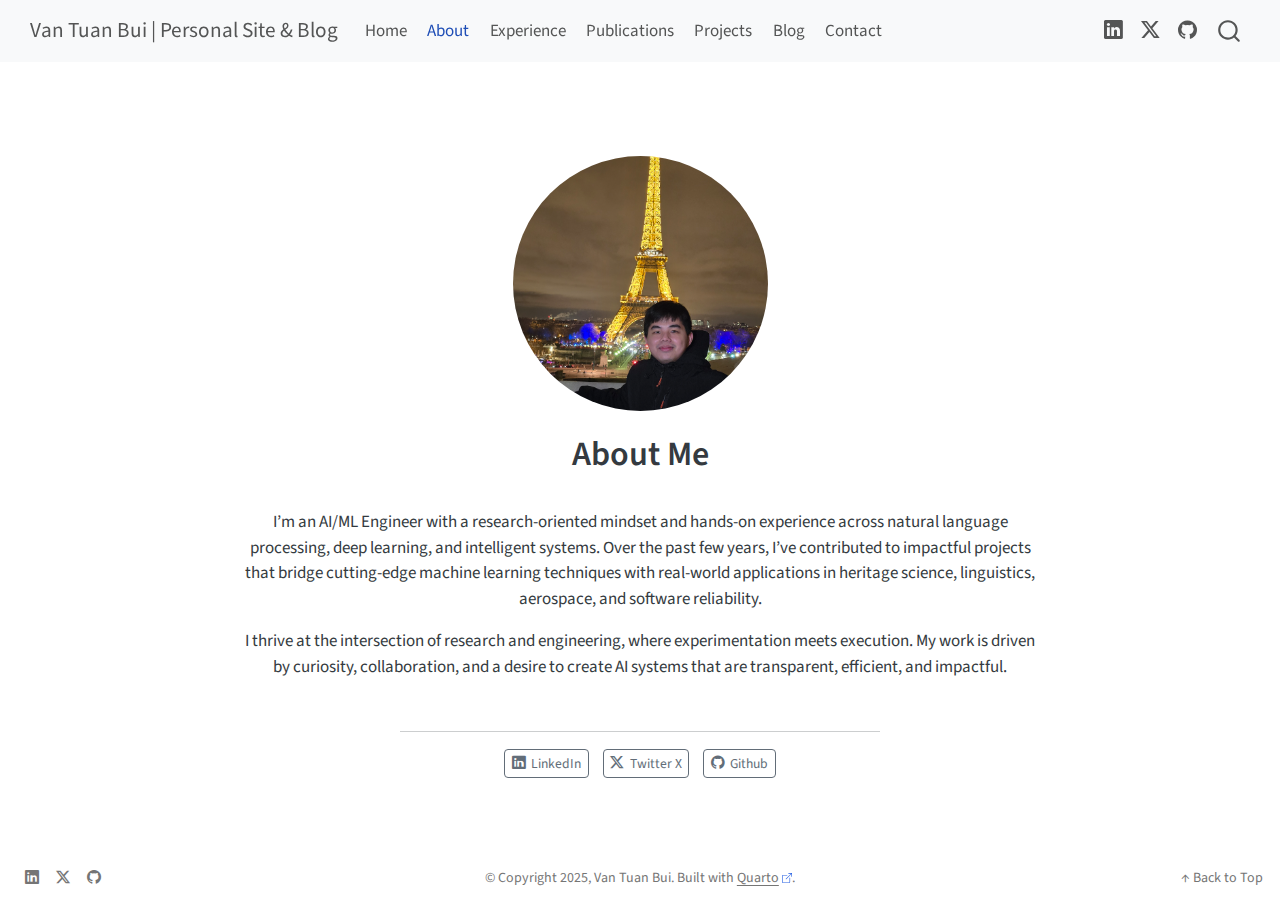
<file: about.html>
<!DOCTYPE html>
<html xmlns="http://www.w3.org/1999/xhtml" lang="en" xml:lang="en"><head>

<meta charset="utf-8">
<meta name="generator" content="quarto-1.6.42">

<meta name="viewport" content="width=device-width, initial-scale=1.0, user-scalable=yes">


<title>About Me – Van Tuan Bui | Personal Site &amp; Blog</title>
<style>
code{white-space: pre-wrap;}
span.smallcaps{font-variant: small-caps;}
div.columns{display: flex; gap: min(4vw, 1.5em);}
div.column{flex: auto; overflow-x: auto;}
div.hanging-indent{margin-left: 1.5em; text-indent: -1.5em;}
ul.task-list{list-style: none;}
ul.task-list li input[type="checkbox"] {
  width: 0.8em;
  margin: 0 0.8em 0.2em -1em; /* quarto-specific, see https://github.com/quarto-dev/quarto-cli/issues/4556 */ 
  vertical-align: middle;
}
</style>


<script src="site_libs/quarto-nav/quarto-nav.js"></script>
<script src="site_libs/quarto-nav/headroom.min.js"></script>
<script src="site_libs/clipboard/clipboard.min.js"></script>
<script src="site_libs/quarto-search/autocomplete.umd.js"></script>
<script src="site_libs/quarto-search/fuse.min.js"></script>
<script src="site_libs/quarto-search/quarto-search.js"></script>
<meta name="quarto:offset" content="./">
<script src="site_libs/quarto-html/quarto.js"></script>
<script src="site_libs/quarto-html/popper.min.js"></script>
<script src="site_libs/quarto-html/tippy.umd.min.js"></script>
<link href="site_libs/quarto-html/tippy.css" rel="stylesheet">
<link href="site_libs/quarto-html/quarto-syntax-highlighting-2f5df379a58b258e96c21c0638c20c03.css" rel="stylesheet" id="quarto-text-highlighting-styles">
<script src="site_libs/bootstrap/bootstrap.min.js"></script>
<link href="site_libs/bootstrap/bootstrap-icons.css" rel="stylesheet">
<link href="site_libs/bootstrap/bootstrap-e31f85148403472964478bc03da244ea.min.css" rel="stylesheet" append-hash="true" id="quarto-bootstrap" data-mode="light">
<script id="quarto-search-options" type="application/json">{
  "location": "navbar",
  "copy-button": false,
  "collapse-after": 3,
  "panel-placement": "end",
  "type": "overlay",
  "limit": 50,
  "keyboard-shortcut": [
    "f",
    "/",
    "s"
  ],
  "show-item-context": false,
  "language": {
    "search-no-results-text": "No results",
    "search-matching-documents-text": "matching documents",
    "search-copy-link-title": "Copy link to search",
    "search-hide-matches-text": "Hide additional matches",
    "search-more-match-text": "more match in this document",
    "search-more-matches-text": "more matches in this document",
    "search-clear-button-title": "Clear",
    "search-text-placeholder": "",
    "search-detached-cancel-button-title": "Cancel",
    "search-submit-button-title": "Submit",
    "search-label": "Search"
  }
}</script>


<link rel="stylesheet" href="styles.css">
</head>

<body class="nav-fixed fullcontent">

<div id="quarto-search-results"></div>
  <header id="quarto-header" class="headroom fixed-top">
    <nav class="navbar navbar-expand-lg " data-bs-theme="dark">
      <div class="navbar-container container-fluid">
      <div class="navbar-brand-container mx-auto">
    <a class="navbar-brand" href="./index.html">
    <span class="navbar-title">Van Tuan Bui | Personal Site &amp; Blog</span>
    </a>
  </div>
            <div id="quarto-search" class="" title="Search"></div>
          <button class="navbar-toggler" type="button" data-bs-toggle="collapse" data-bs-target="#navbarCollapse" aria-controls="navbarCollapse" role="menu" aria-expanded="false" aria-label="Toggle navigation" onclick="if (window.quartoToggleHeadroom) { window.quartoToggleHeadroom(); }">
  <span class="navbar-toggler-icon"></span>
</button>
          <div class="collapse navbar-collapse" id="navbarCollapse">
            <ul class="navbar-nav navbar-nav-scroll me-auto">
  <li class="nav-item">
    <a class="nav-link" href="./index.html"> 
<span class="menu-text">Home</span></a>
  </li>  
  <li class="nav-item">
    <a class="nav-link active" href="./about.html" aria-current="page"> 
<span class="menu-text">About</span></a>
  </li>  
  <li class="nav-item">
    <a class="nav-link" href="./experience.html"> 
<span class="menu-text">Experience</span></a>
  </li>  
  <li class="nav-item">
    <a class="nav-link" href="./publications.html"> 
<span class="menu-text">Publications</span></a>
  </li>  
  <li class="nav-item">
    <a class="nav-link" href="./projects.html"> 
<span class="menu-text">Projects</span></a>
  </li>  
  <li class="nav-item">
    <a class="nav-link" href="./posts.html"> 
<span class="menu-text">Blog</span></a>
  </li>  
  <li class="nav-item">
    <a class="nav-link" href="./contact.html"> 
<span class="menu-text">Contact</span></a>
  </li>  
</ul>
            <ul class="navbar-nav navbar-nav-scroll ms-auto">
  <li class="nav-item compact">
    <a class="nav-link" href="https://www.linkedin.com/in/van-tuan-bui"> <i class="bi bi-linkedin" role="img">
</i> 
<span class="menu-text"></span></a>
  </li>  
  <li class="nav-item compact">
    <a class="nav-link" href="https://x.com/bvttuan"> <i class="bi bi-twitter-x" role="img">
</i> 
<span class="menu-text"></span></a>
  </li>  
  <li class="nav-item compact">
    <a class="nav-link" href="https://github.com/bvantuan"> <i class="bi bi-github" role="img">
</i> 
<span class="menu-text"></span></a>
  </li>  
</ul>
          </div> <!-- /navcollapse -->
            <div class="quarto-navbar-tools">
</div>
      </div> <!-- /container-fluid -->
    </nav>
</header>
<!-- content -->
<div id="quarto-content" class="quarto-container page-columns page-rows-contents page-layout-article page-navbar">
<!-- sidebar -->
<!-- margin-sidebar -->
    
<!-- main -->
<div class="quarto-about-jolla">
  <img src="./profile.jpg" class="about-image
  round " style="height: 15em; width: 15em;">
 <header id="title-block-header" class="quarto-title-block default">
<div class="quarto-title">
<h1 class="title">About Me</h1>
</div>
<div class="quarto-title-meta">
  </div>
</header><main class="content" id="quarto-document-content">
<p>I’m an AI/ML Engineer with a research-oriented mindset and hands-on experience across natural language processing, deep learning, and intelligent systems. Over the past few years, I’ve contributed to impactful projects that bridge cutting-edge machine learning techniques with real-world applications in heritage science, linguistics, aerospace, and software reliability.</p>
<p>I thrive at the intersection of research and engineering, where experimentation meets execution. My work is driven by curiosity, collaboration, and a desire to create AI systems that are transparent, efficient, and impactful.</p>


</main> 
  <hr class="about-sep">
   <div class="about-links">
  <a href="https://www.linkedin.com/in/van-tuan-bui" class="about-link" rel="" target="">
    <i class="bi bi-linkedin"></i>
     <span class="about-link-text">LinkedIn</span>
  </a>
  <a href="https://x.com/bvttuan" class="about-link" rel="" target="">
    <i class="bi bi-twitter-x"></i>
     <span class="about-link-text">Twitter X</span>
  </a>
  <a href="https://github.com/bvantuan" class="about-link" rel="" target="">
    <i class="bi bi-github"></i>
     <span class="about-link-text">Github</span>
  </a>
</div>
</div>
 <!-- /main -->
<script id="quarto-html-after-body" type="application/javascript">
window.document.addEventListener("DOMContentLoaded", function (event) {
  const toggleBodyColorMode = (bsSheetEl) => {
    const mode = bsSheetEl.getAttribute("data-mode");
    const bodyEl = window.document.querySelector("body");
    if (mode === "dark") {
      bodyEl.classList.add("quarto-dark");
      bodyEl.classList.remove("quarto-light");
    } else {
      bodyEl.classList.add("quarto-light");
      bodyEl.classList.remove("quarto-dark");
    }
  }
  const toggleBodyColorPrimary = () => {
    const bsSheetEl = window.document.querySelector("link#quarto-bootstrap");
    if (bsSheetEl) {
      toggleBodyColorMode(bsSheetEl);
    }
  }
  toggleBodyColorPrimary();  
  const isCodeAnnotation = (el) => {
    for (const clz of el.classList) {
      if (clz.startsWith('code-annotation-')) {                     
        return true;
      }
    }
    return false;
  }
  const onCopySuccess = function(e) {
    // button target
    const button = e.trigger;
    // don't keep focus
    button.blur();
    // flash "checked"
    button.classList.add('code-copy-button-checked');
    var currentTitle = button.getAttribute("title");
    button.setAttribute("title", "Copied!");
    let tooltip;
    if (window.bootstrap) {
      button.setAttribute("data-bs-toggle", "tooltip");
      button.setAttribute("data-bs-placement", "left");
      button.setAttribute("data-bs-title", "Copied!");
      tooltip = new bootstrap.Tooltip(button, 
        { trigger: "manual", 
          customClass: "code-copy-button-tooltip",
          offset: [0, -8]});
      tooltip.show();    
    }
    setTimeout(function() {
      if (tooltip) {
        tooltip.hide();
        button.removeAttribute("data-bs-title");
        button.removeAttribute("data-bs-toggle");
        button.removeAttribute("data-bs-placement");
      }
      button.setAttribute("title", currentTitle);
      button.classList.remove('code-copy-button-checked');
    }, 1000);
    // clear code selection
    e.clearSelection();
  }
  const getTextToCopy = function(trigger) {
      const codeEl = trigger.previousElementSibling.cloneNode(true);
      for (const childEl of codeEl.children) {
        if (isCodeAnnotation(childEl)) {
          childEl.remove();
        }
      }
      return codeEl.innerText;
  }
  const clipboard = new window.ClipboardJS('.code-copy-button:not([data-in-quarto-modal])', {
    text: getTextToCopy
  });
  clipboard.on('success', onCopySuccess);
  if (window.document.getElementById('quarto-embedded-source-code-modal')) {
    const clipboardModal = new window.ClipboardJS('.code-copy-button[data-in-quarto-modal]', {
      text: getTextToCopy,
      container: window.document.getElementById('quarto-embedded-source-code-modal')
    });
    clipboardModal.on('success', onCopySuccess);
  }
    var localhostRegex = new RegExp(/^(?:http|https):\/\/localhost\:?[0-9]*\//);
    var mailtoRegex = new RegExp(/^mailto:/);
      var filterRegex = new RegExp('/' + window.location.host + '/');
    var isInternal = (href) => {
        return filterRegex.test(href) || localhostRegex.test(href) || mailtoRegex.test(href);
    }
    // Inspect non-navigation links and adorn them if external
 	var links = window.document.querySelectorAll('a[href]:not(.nav-link):not(.navbar-brand):not(.toc-action):not(.sidebar-link):not(.sidebar-item-toggle):not(.pagination-link):not(.no-external):not([aria-hidden]):not(.dropdown-item):not(.quarto-navigation-tool):not(.about-link)');
    for (var i=0; i<links.length; i++) {
      const link = links[i];
      if (!isInternal(link.href)) {
        // undo the damage that might have been done by quarto-nav.js in the case of
        // links that we want to consider external
        if (link.dataset.originalHref !== undefined) {
          link.href = link.dataset.originalHref;
        }
          // target, if specified
          link.setAttribute("target", "_blank");
          if (link.getAttribute("rel") === null) {
            link.setAttribute("rel", "noopener");
          }
          // default icon
          link.classList.add("external");
      }
    }
  function tippyHover(el, contentFn, onTriggerFn, onUntriggerFn) {
    const config = {
      allowHTML: true,
      maxWidth: 500,
      delay: 100,
      arrow: false,
      appendTo: function(el) {
          return el.parentElement;
      },
      interactive: true,
      interactiveBorder: 10,
      theme: 'quarto',
      placement: 'bottom-start',
    };
    if (contentFn) {
      config.content = contentFn;
    }
    if (onTriggerFn) {
      config.onTrigger = onTriggerFn;
    }
    if (onUntriggerFn) {
      config.onUntrigger = onUntriggerFn;
    }
    window.tippy(el, config); 
  }
  const noterefs = window.document.querySelectorAll('a[role="doc-noteref"]');
  for (var i=0; i<noterefs.length; i++) {
    const ref = noterefs[i];
    tippyHover(ref, function() {
      // use id or data attribute instead here
      let href = ref.getAttribute('data-footnote-href') || ref.getAttribute('href');
      try { href = new URL(href).hash; } catch {}
      const id = href.replace(/^#\/?/, "");
      const note = window.document.getElementById(id);
      if (note) {
        return note.innerHTML;
      } else {
        return "";
      }
    });
  }
  const xrefs = window.document.querySelectorAll('a.quarto-xref');
  const processXRef = (id, note) => {
    // Strip column container classes
    const stripColumnClz = (el) => {
      el.classList.remove("page-full", "page-columns");
      if (el.children) {
        for (const child of el.children) {
          stripColumnClz(child);
        }
      }
    }
    stripColumnClz(note)
    if (id === null || id.startsWith('sec-')) {
      // Special case sections, only their first couple elements
      const container = document.createElement("div");
      if (note.children && note.children.length > 2) {
        container.appendChild(note.children[0].cloneNode(true));
        for (let i = 1; i < note.children.length; i++) {
          const child = note.children[i];
          if (child.tagName === "P" && child.innerText === "") {
            continue;
          } else {
            container.appendChild(child.cloneNode(true));
            break;
          }
        }
        if (window.Quarto?.typesetMath) {
          window.Quarto.typesetMath(container);
        }
        return container.innerHTML
      } else {
        if (window.Quarto?.typesetMath) {
          window.Quarto.typesetMath(note);
        }
        return note.innerHTML;
      }
    } else {
      // Remove any anchor links if they are present
      const anchorLink = note.querySelector('a.anchorjs-link');
      if (anchorLink) {
        anchorLink.remove();
      }
      if (window.Quarto?.typesetMath) {
        window.Quarto.typesetMath(note);
      }
      if (note.classList.contains("callout")) {
        return note.outerHTML;
      } else {
        return note.innerHTML;
      }
    }
  }
  for (var i=0; i<xrefs.length; i++) {
    const xref = xrefs[i];
    tippyHover(xref, undefined, function(instance) {
      instance.disable();
      let url = xref.getAttribute('href');
      let hash = undefined; 
      if (url.startsWith('#')) {
        hash = url;
      } else {
        try { hash = new URL(url).hash; } catch {}
      }
      if (hash) {
        const id = hash.replace(/^#\/?/, "");
        const note = window.document.getElementById(id);
        if (note !== null) {
          try {
            const html = processXRef(id, note.cloneNode(true));
            instance.setContent(html);
          } finally {
            instance.enable();
            instance.show();
          }
        } else {
          // See if we can fetch this
          fetch(url.split('#')[0])
          .then(res => res.text())
          .then(html => {
            const parser = new DOMParser();
            const htmlDoc = parser.parseFromString(html, "text/html");
            const note = htmlDoc.getElementById(id);
            if (note !== null) {
              const html = processXRef(id, note);
              instance.setContent(html);
            } 
          }).finally(() => {
            instance.enable();
            instance.show();
          });
        }
      } else {
        // See if we can fetch a full url (with no hash to target)
        // This is a special case and we should probably do some content thinning / targeting
        fetch(url)
        .then(res => res.text())
        .then(html => {
          const parser = new DOMParser();
          const htmlDoc = parser.parseFromString(html, "text/html");
          const note = htmlDoc.querySelector('main.content');
          if (note !== null) {
            // This should only happen for chapter cross references
            // (since there is no id in the URL)
            // remove the first header
            if (note.children.length > 0 && note.children[0].tagName === "HEADER") {
              note.children[0].remove();
            }
            const html = processXRef(null, note);
            instance.setContent(html);
          } 
        }).finally(() => {
          instance.enable();
          instance.show();
        });
      }
    }, function(instance) {
    });
  }
      let selectedAnnoteEl;
      const selectorForAnnotation = ( cell, annotation) => {
        let cellAttr = 'data-code-cell="' + cell + '"';
        let lineAttr = 'data-code-annotation="' +  annotation + '"';
        const selector = 'span[' + cellAttr + '][' + lineAttr + ']';
        return selector;
      }
      const selectCodeLines = (annoteEl) => {
        const doc = window.document;
        const targetCell = annoteEl.getAttribute("data-target-cell");
        const targetAnnotation = annoteEl.getAttribute("data-target-annotation");
        const annoteSpan = window.document.querySelector(selectorForAnnotation(targetCell, targetAnnotation));
        const lines = annoteSpan.getAttribute("data-code-lines").split(",");
        const lineIds = lines.map((line) => {
          return targetCell + "-" + line;
        })
        let top = null;
        let height = null;
        let parent = null;
        if (lineIds.length > 0) {
            //compute the position of the single el (top and bottom and make a div)
            const el = window.document.getElementById(lineIds[0]);
            top = el.offsetTop;
            height = el.offsetHeight;
            parent = el.parentElement.parentElement;
          if (lineIds.length > 1) {
            const lastEl = window.document.getElementById(lineIds[lineIds.length - 1]);
            const bottom = lastEl.offsetTop + lastEl.offsetHeight;
            height = bottom - top;
          }
          if (top !== null && height !== null && parent !== null) {
            // cook up a div (if necessary) and position it 
            let div = window.document.getElementById("code-annotation-line-highlight");
            if (div === null) {
              div = window.document.createElement("div");
              div.setAttribute("id", "code-annotation-line-highlight");
              div.style.position = 'absolute';
              parent.appendChild(div);
            }
            div.style.top = top - 2 + "px";
            div.style.height = height + 4 + "px";
            div.style.left = 0;
            let gutterDiv = window.document.getElementById("code-annotation-line-highlight-gutter");
            if (gutterDiv === null) {
              gutterDiv = window.document.createElement("div");
              gutterDiv.setAttribute("id", "code-annotation-line-highlight-gutter");
              gutterDiv.style.position = 'absolute';
              const codeCell = window.document.getElementById(targetCell);
              const gutter = codeCell.querySelector('.code-annotation-gutter');
              gutter.appendChild(gutterDiv);
            }
            gutterDiv.style.top = top - 2 + "px";
            gutterDiv.style.height = height + 4 + "px";
          }
          selectedAnnoteEl = annoteEl;
        }
      };
      const unselectCodeLines = () => {
        const elementsIds = ["code-annotation-line-highlight", "code-annotation-line-highlight-gutter"];
        elementsIds.forEach((elId) => {
          const div = window.document.getElementById(elId);
          if (div) {
            div.remove();
          }
        });
        selectedAnnoteEl = undefined;
      };
        // Handle positioning of the toggle
    window.addEventListener(
      "resize",
      throttle(() => {
        elRect = undefined;
        if (selectedAnnoteEl) {
          selectCodeLines(selectedAnnoteEl);
        }
      }, 10)
    );
    function throttle(fn, ms) {
    let throttle = false;
    let timer;
      return (...args) => {
        if(!throttle) { // first call gets through
            fn.apply(this, args);
            throttle = true;
        } else { // all the others get throttled
            if(timer) clearTimeout(timer); // cancel #2
            timer = setTimeout(() => {
              fn.apply(this, args);
              timer = throttle = false;
            }, ms);
        }
      };
    }
      // Attach click handler to the DT
      const annoteDls = window.document.querySelectorAll('dt[data-target-cell]');
      for (const annoteDlNode of annoteDls) {
        annoteDlNode.addEventListener('click', (event) => {
          const clickedEl = event.target;
          if (clickedEl !== selectedAnnoteEl) {
            unselectCodeLines();
            const activeEl = window.document.querySelector('dt[data-target-cell].code-annotation-active');
            if (activeEl) {
              activeEl.classList.remove('code-annotation-active');
            }
            selectCodeLines(clickedEl);
            clickedEl.classList.add('code-annotation-active');
          } else {
            // Unselect the line
            unselectCodeLines();
            clickedEl.classList.remove('code-annotation-active');
          }
        });
      }
  const findCites = (el) => {
    const parentEl = el.parentElement;
    if (parentEl) {
      const cites = parentEl.dataset.cites;
      if (cites) {
        return {
          el,
          cites: cites.split(' ')
        };
      } else {
        return findCites(el.parentElement)
      }
    } else {
      return undefined;
    }
  };
  var bibliorefs = window.document.querySelectorAll('a[role="doc-biblioref"]');
  for (var i=0; i<bibliorefs.length; i++) {
    const ref = bibliorefs[i];
    const citeInfo = findCites(ref);
    if (citeInfo) {
      tippyHover(citeInfo.el, function() {
        var popup = window.document.createElement('div');
        citeInfo.cites.forEach(function(cite) {
          var citeDiv = window.document.createElement('div');
          citeDiv.classList.add('hanging-indent');
          citeDiv.classList.add('csl-entry');
          var biblioDiv = window.document.getElementById('ref-' + cite);
          if (biblioDiv) {
            citeDiv.innerHTML = biblioDiv.innerHTML;
          }
          popup.appendChild(citeDiv);
        });
        return popup.innerHTML;
      });
    }
  }
});
</script>
</div> <!-- /content -->
<footer class="footer">
  <div class="nav-footer">
    <div class="nav-footer-left">
      <ul class="footer-items list-unstyled">
    <li class="nav-item compact">
    <a class="nav-link" href="https://www.linkedin.com/in/van-tuan-bui">
      <i class="bi bi-linkedin" role="img">
</i> 
    </a>
  </li>  
    <li class="nav-item compact">
    <a class="nav-link" href="https://x.com/bvttuan">
      <i class="bi bi-twitter-x" role="img">
</i> 
    </a>
  </li>  
    <li class="nav-item compact">
    <a class="nav-link" href="https://github.com/bvantuan">
      <i class="bi bi-github" role="img">
</i> 
    </a>
  </li>  
</ul>
    </div>   
    <div class="nav-footer-center">
<p>© Copyright 2025, Van Tuan Bui. Built with <a href="https://quarto.org/">Quarto</a>.</p>
</div>
    <div class="nav-footer-right">
      <ul class="footer-items list-unstyled">
    <li class="nav-item">
 <a href="#" id="back-to-top">↑ Back to Top</a>
  </li>  
</ul>
    </div>
  </div>
</footer>




</body></html>
</file>
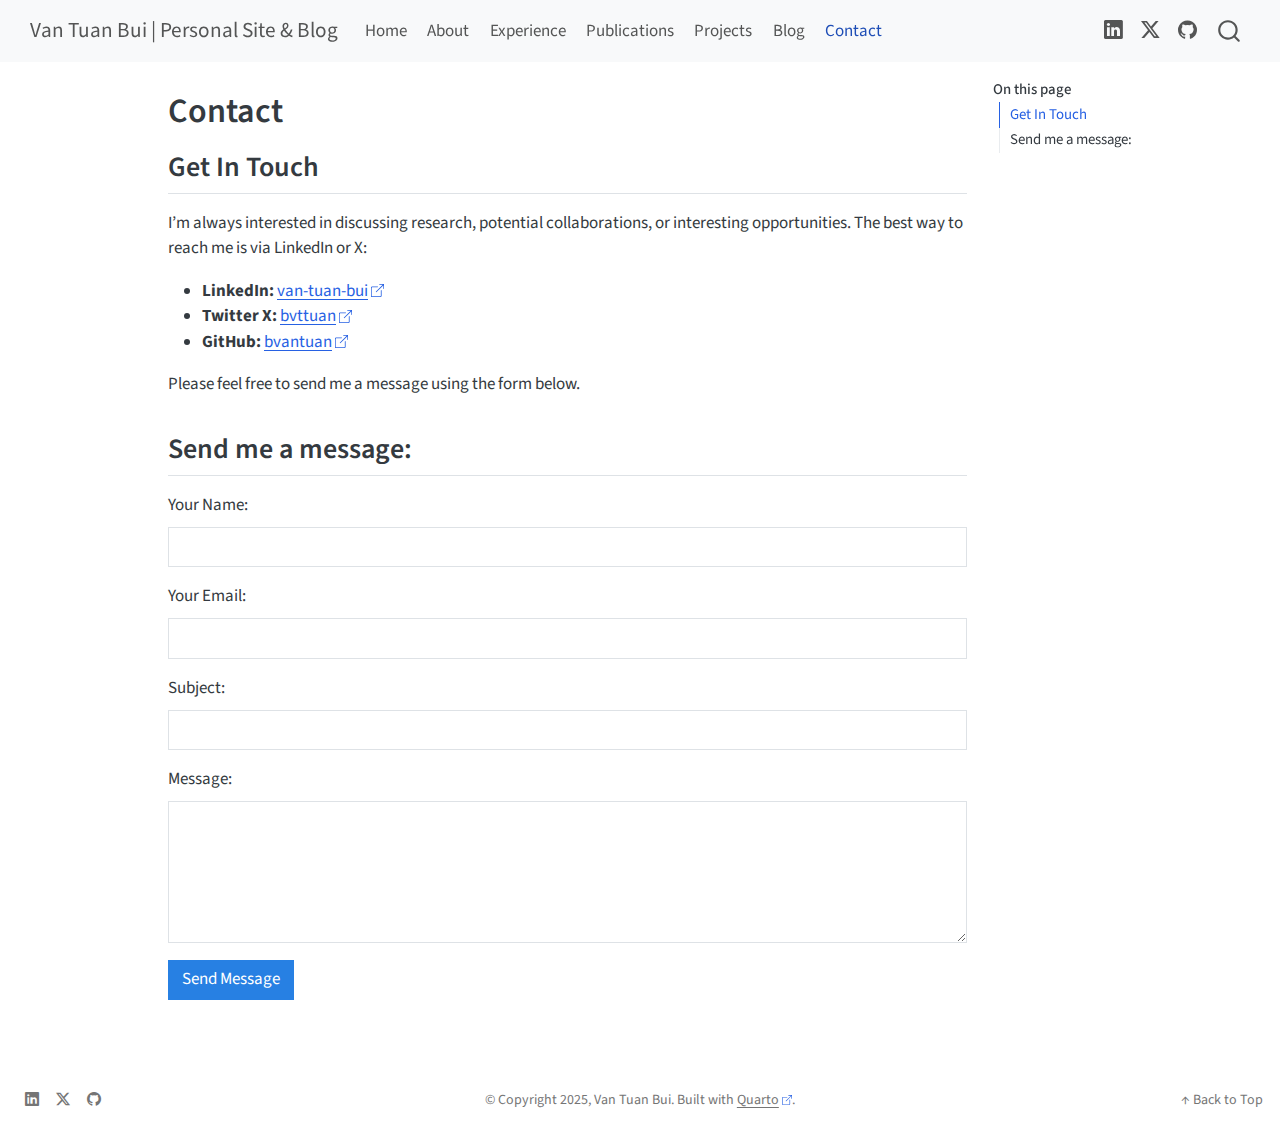
<file: contact.html>
<!DOCTYPE html>
<html xmlns="http://www.w3.org/1999/xhtml" lang="en" xml:lang="en"><head>

<meta charset="utf-8">
<meta name="generator" content="quarto-1.6.42">

<meta name="viewport" content="width=device-width, initial-scale=1.0, user-scalable=yes">


<title>Contact – Van Tuan Bui | Personal Site &amp; Blog</title>
<style>
code{white-space: pre-wrap;}
span.smallcaps{font-variant: small-caps;}
div.columns{display: flex; gap: min(4vw, 1.5em);}
div.column{flex: auto; overflow-x: auto;}
div.hanging-indent{margin-left: 1.5em; text-indent: -1.5em;}
ul.task-list{list-style: none;}
ul.task-list li input[type="checkbox"] {
  width: 0.8em;
  margin: 0 0.8em 0.2em -1em; /* quarto-specific, see https://github.com/quarto-dev/quarto-cli/issues/4556 */ 
  vertical-align: middle;
}
</style>


<script src="site_libs/quarto-nav/quarto-nav.js"></script>
<script src="site_libs/quarto-nav/headroom.min.js"></script>
<script src="site_libs/clipboard/clipboard.min.js"></script>
<script src="site_libs/quarto-search/autocomplete.umd.js"></script>
<script src="site_libs/quarto-search/fuse.min.js"></script>
<script src="site_libs/quarto-search/quarto-search.js"></script>
<meta name="quarto:offset" content="./">
<script src="site_libs/quarto-html/quarto.js"></script>
<script src="site_libs/quarto-html/popper.min.js"></script>
<script src="site_libs/quarto-html/tippy.umd.min.js"></script>
<script src="site_libs/quarto-html/anchor.min.js"></script>
<link href="site_libs/quarto-html/tippy.css" rel="stylesheet">
<link href="site_libs/quarto-html/quarto-syntax-highlighting-2f5df379a58b258e96c21c0638c20c03.css" rel="stylesheet" id="quarto-text-highlighting-styles">
<script src="site_libs/bootstrap/bootstrap.min.js"></script>
<link href="site_libs/bootstrap/bootstrap-icons.css" rel="stylesheet">
<link href="site_libs/bootstrap/bootstrap-e31f85148403472964478bc03da244ea.min.css" rel="stylesheet" append-hash="true" id="quarto-bootstrap" data-mode="light">
<script id="quarto-search-options" type="application/json">{
  "location": "navbar",
  "copy-button": false,
  "collapse-after": 3,
  "panel-placement": "end",
  "type": "overlay",
  "limit": 50,
  "keyboard-shortcut": [
    "f",
    "/",
    "s"
  ],
  "show-item-context": false,
  "language": {
    "search-no-results-text": "No results",
    "search-matching-documents-text": "matching documents",
    "search-copy-link-title": "Copy link to search",
    "search-hide-matches-text": "Hide additional matches",
    "search-more-match-text": "more match in this document",
    "search-more-matches-text": "more matches in this document",
    "search-clear-button-title": "Clear",
    "search-text-placeholder": "",
    "search-detached-cancel-button-title": "Cancel",
    "search-submit-button-title": "Submit",
    "search-label": "Search"
  }
}</script>


<link rel="stylesheet" href="styles.css">
</head>

<body class="nav-fixed">

<div id="quarto-search-results"></div>
  <header id="quarto-header" class="headroom fixed-top">
    <nav class="navbar navbar-expand-lg " data-bs-theme="dark">
      <div class="navbar-container container-fluid">
      <div class="navbar-brand-container mx-auto">
    <a class="navbar-brand" href="./index.html">
    <span class="navbar-title">Van Tuan Bui | Personal Site &amp; Blog</span>
    </a>
  </div>
            <div id="quarto-search" class="" title="Search"></div>
          <button class="navbar-toggler" type="button" data-bs-toggle="collapse" data-bs-target="#navbarCollapse" aria-controls="navbarCollapse" role="menu" aria-expanded="false" aria-label="Toggle navigation" onclick="if (window.quartoToggleHeadroom) { window.quartoToggleHeadroom(); }">
  <span class="navbar-toggler-icon"></span>
</button>
          <div class="collapse navbar-collapse" id="navbarCollapse">
            <ul class="navbar-nav navbar-nav-scroll me-auto">
  <li class="nav-item">
    <a class="nav-link" href="./index.html"> 
<span class="menu-text">Home</span></a>
  </li>  
  <li class="nav-item">
    <a class="nav-link" href="./about.html"> 
<span class="menu-text">About</span></a>
  </li>  
  <li class="nav-item">
    <a class="nav-link" href="./experience.html"> 
<span class="menu-text">Experience</span></a>
  </li>  
  <li class="nav-item">
    <a class="nav-link" href="./publications.html"> 
<span class="menu-text">Publications</span></a>
  </li>  
  <li class="nav-item">
    <a class="nav-link" href="./projects.html"> 
<span class="menu-text">Projects</span></a>
  </li>  
  <li class="nav-item">
    <a class="nav-link" href="./posts.html"> 
<span class="menu-text">Blog</span></a>
  </li>  
  <li class="nav-item">
    <a class="nav-link active" href="./contact.html" aria-current="page"> 
<span class="menu-text">Contact</span></a>
  </li>  
</ul>
            <ul class="navbar-nav navbar-nav-scroll ms-auto">
  <li class="nav-item compact">
    <a class="nav-link" href="https://www.linkedin.com/in/van-tuan-bui"> <i class="bi bi-linkedin" role="img">
</i> 
<span class="menu-text"></span></a>
  </li>  
  <li class="nav-item compact">
    <a class="nav-link" href="https://x.com/bvttuan"> <i class="bi bi-twitter-x" role="img">
</i> 
<span class="menu-text"></span></a>
  </li>  
  <li class="nav-item compact">
    <a class="nav-link" href="https://github.com/bvantuan"> <i class="bi bi-github" role="img">
</i> 
<span class="menu-text"></span></a>
  </li>  
</ul>
          </div> <!-- /navcollapse -->
            <div class="quarto-navbar-tools">
</div>
      </div> <!-- /container-fluid -->
    </nav>
</header>
<!-- content -->
<div id="quarto-content" class="quarto-container page-columns page-rows-contents page-layout-article page-navbar">
<!-- sidebar -->
<!-- margin-sidebar -->
    <div id="quarto-margin-sidebar" class="sidebar margin-sidebar">
        <nav id="TOC" role="doc-toc" class="toc-active">
    <h2 id="toc-title">On this page</h2>
   
  <ul>
  <li><a href="#get-in-touch" id="toc-get-in-touch" class="nav-link active" data-scroll-target="#get-in-touch">Get In Touch</a></li>
  <li><a href="#send-me-a-message" id="toc-send-me-a-message" class="nav-link" data-scroll-target="#send-me-a-message">Send me a message:</a></li>
  </ul>
</nav>
    </div>
<!-- main -->
<main class="content" id="quarto-document-content">

<header id="title-block-header" class="quarto-title-block default">
<div class="quarto-title">
<h1 class="title">Contact</h1>
</div>



<div class="quarto-title-meta">

    
  
    
  </div>
  


</header>


<section id="get-in-touch" class="level2">
<h2 class="anchored" data-anchor-id="get-in-touch">Get In Touch</h2>
<p>I’m always interested in discussing research, potential collaborations, or interesting opportunities. The best way to reach me is via LinkedIn or X:</p>
<ul>
<li><strong>LinkedIn:</strong> <a href="https://www.linkedin.com/in/van-tuan-bui">van-tuan-bui</a></li>
<li><strong>Twitter X:</strong> <a href="https://x.com/bvttuan">bvttuan</a></li>
<li><strong>GitHub:</strong> <a href="https://github.com/bvantuan">bvantuan</a></li>
</ul>
<!-- You could also embed a contact form using a service like Formspree -->
<p>Please feel free to send me a message using the form below.</p>
</section>
<section id="send-me-a-message" class="level2">
<h2 class="anchored" data-anchor-id="send-me-a-message">Send me a message:</h2>
<!-- START FORM -->
<!-- IMPORTANT: Replace YOUR_UNIQUE_CODE with your actual Formspree endpoint code -->
<form action="https://formspree.io/f/xpwpyekz" method="POST">

  <div class="mb-3">
    <label for="contact-name" class="form-label">Your Name:</label>
    <input type="text" class="form-control" id="contact-name" name="name" required="">
  </div>

  <div class="mb-3">
    <label for="contact-email" class="form-label">Your Email:</label>
    <input type="email" class="form-control" id="contact-email" name="_replyto" required="">
    <!-- Using name="_replyto" tells Formspree to use this as the Reply-To address -->
  </div>

  <div class="mb-3">
    <label for="contact-subject" class="form-label">Subject:</label>
    <input type="text" class="form-control" id="contact-subject" name="_subject">
    <!-- Optional: _subject sets the email subject line Formspree sends you -->
  </div>

  <div class="mb-3">
    <label for="contact-message" class="form-label">Message:</label>
    <textarea class="form-control" id="contact-message" name="message" rows="5" required=""></textarea>
  </div>

  <!-- Optional: Honeypot field for basic spam prevention -->
  <input type="text" name="_gotcha" style="display:none">

  <button type="submit" class="btn btn-primary">Send Message</button>

</form>
<!-- END FORM -->


</section>

</main> <!-- /main -->
<script id="quarto-html-after-body" type="application/javascript">
window.document.addEventListener("DOMContentLoaded", function (event) {
  const toggleBodyColorMode = (bsSheetEl) => {
    const mode = bsSheetEl.getAttribute("data-mode");
    const bodyEl = window.document.querySelector("body");
    if (mode === "dark") {
      bodyEl.classList.add("quarto-dark");
      bodyEl.classList.remove("quarto-light");
    } else {
      bodyEl.classList.add("quarto-light");
      bodyEl.classList.remove("quarto-dark");
    }
  }
  const toggleBodyColorPrimary = () => {
    const bsSheetEl = window.document.querySelector("link#quarto-bootstrap");
    if (bsSheetEl) {
      toggleBodyColorMode(bsSheetEl);
    }
  }
  toggleBodyColorPrimary();  
  const icon = "";
  const anchorJS = new window.AnchorJS();
  anchorJS.options = {
    placement: 'right',
    icon: icon
  };
  anchorJS.add('.anchored');
  const isCodeAnnotation = (el) => {
    for (const clz of el.classList) {
      if (clz.startsWith('code-annotation-')) {                     
        return true;
      }
    }
    return false;
  }
  const onCopySuccess = function(e) {
    // button target
    const button = e.trigger;
    // don't keep focus
    button.blur();
    // flash "checked"
    button.classList.add('code-copy-button-checked');
    var currentTitle = button.getAttribute("title");
    button.setAttribute("title", "Copied!");
    let tooltip;
    if (window.bootstrap) {
      button.setAttribute("data-bs-toggle", "tooltip");
      button.setAttribute("data-bs-placement", "left");
      button.setAttribute("data-bs-title", "Copied!");
      tooltip = new bootstrap.Tooltip(button, 
        { trigger: "manual", 
          customClass: "code-copy-button-tooltip",
          offset: [0, -8]});
      tooltip.show();    
    }
    setTimeout(function() {
      if (tooltip) {
        tooltip.hide();
        button.removeAttribute("data-bs-title");
        button.removeAttribute("data-bs-toggle");
        button.removeAttribute("data-bs-placement");
      }
      button.setAttribute("title", currentTitle);
      button.classList.remove('code-copy-button-checked');
    }, 1000);
    // clear code selection
    e.clearSelection();
  }
  const getTextToCopy = function(trigger) {
      const codeEl = trigger.previousElementSibling.cloneNode(true);
      for (const childEl of codeEl.children) {
        if (isCodeAnnotation(childEl)) {
          childEl.remove();
        }
      }
      return codeEl.innerText;
  }
  const clipboard = new window.ClipboardJS('.code-copy-button:not([data-in-quarto-modal])', {
    text: getTextToCopy
  });
  clipboard.on('success', onCopySuccess);
  if (window.document.getElementById('quarto-embedded-source-code-modal')) {
    const clipboardModal = new window.ClipboardJS('.code-copy-button[data-in-quarto-modal]', {
      text: getTextToCopy,
      container: window.document.getElementById('quarto-embedded-source-code-modal')
    });
    clipboardModal.on('success', onCopySuccess);
  }
    var localhostRegex = new RegExp(/^(?:http|https):\/\/localhost\:?[0-9]*\//);
    var mailtoRegex = new RegExp(/^mailto:/);
      var filterRegex = new RegExp('/' + window.location.host + '/');
    var isInternal = (href) => {
        return filterRegex.test(href) || localhostRegex.test(href) || mailtoRegex.test(href);
    }
    // Inspect non-navigation links and adorn them if external
 	var links = window.document.querySelectorAll('a[href]:not(.nav-link):not(.navbar-brand):not(.toc-action):not(.sidebar-link):not(.sidebar-item-toggle):not(.pagination-link):not(.no-external):not([aria-hidden]):not(.dropdown-item):not(.quarto-navigation-tool):not(.about-link)');
    for (var i=0; i<links.length; i++) {
      const link = links[i];
      if (!isInternal(link.href)) {
        // undo the damage that might have been done by quarto-nav.js in the case of
        // links that we want to consider external
        if (link.dataset.originalHref !== undefined) {
          link.href = link.dataset.originalHref;
        }
          // target, if specified
          link.setAttribute("target", "_blank");
          if (link.getAttribute("rel") === null) {
            link.setAttribute("rel", "noopener");
          }
          // default icon
          link.classList.add("external");
      }
    }
  function tippyHover(el, contentFn, onTriggerFn, onUntriggerFn) {
    const config = {
      allowHTML: true,
      maxWidth: 500,
      delay: 100,
      arrow: false,
      appendTo: function(el) {
          return el.parentElement;
      },
      interactive: true,
      interactiveBorder: 10,
      theme: 'quarto',
      placement: 'bottom-start',
    };
    if (contentFn) {
      config.content = contentFn;
    }
    if (onTriggerFn) {
      config.onTrigger = onTriggerFn;
    }
    if (onUntriggerFn) {
      config.onUntrigger = onUntriggerFn;
    }
    window.tippy(el, config); 
  }
  const noterefs = window.document.querySelectorAll('a[role="doc-noteref"]');
  for (var i=0; i<noterefs.length; i++) {
    const ref = noterefs[i];
    tippyHover(ref, function() {
      // use id or data attribute instead here
      let href = ref.getAttribute('data-footnote-href') || ref.getAttribute('href');
      try { href = new URL(href).hash; } catch {}
      const id = href.replace(/^#\/?/, "");
      const note = window.document.getElementById(id);
      if (note) {
        return note.innerHTML;
      } else {
        return "";
      }
    });
  }
  const xrefs = window.document.querySelectorAll('a.quarto-xref');
  const processXRef = (id, note) => {
    // Strip column container classes
    const stripColumnClz = (el) => {
      el.classList.remove("page-full", "page-columns");
      if (el.children) {
        for (const child of el.children) {
          stripColumnClz(child);
        }
      }
    }
    stripColumnClz(note)
    if (id === null || id.startsWith('sec-')) {
      // Special case sections, only their first couple elements
      const container = document.createElement("div");
      if (note.children && note.children.length > 2) {
        container.appendChild(note.children[0].cloneNode(true));
        for (let i = 1; i < note.children.length; i++) {
          const child = note.children[i];
          if (child.tagName === "P" && child.innerText === "") {
            continue;
          } else {
            container.appendChild(child.cloneNode(true));
            break;
          }
        }
        if (window.Quarto?.typesetMath) {
          window.Quarto.typesetMath(container);
        }
        return container.innerHTML
      } else {
        if (window.Quarto?.typesetMath) {
          window.Quarto.typesetMath(note);
        }
        return note.innerHTML;
      }
    } else {
      // Remove any anchor links if they are present
      const anchorLink = note.querySelector('a.anchorjs-link');
      if (anchorLink) {
        anchorLink.remove();
      }
      if (window.Quarto?.typesetMath) {
        window.Quarto.typesetMath(note);
      }
      if (note.classList.contains("callout")) {
        return note.outerHTML;
      } else {
        return note.innerHTML;
      }
    }
  }
  for (var i=0; i<xrefs.length; i++) {
    const xref = xrefs[i];
    tippyHover(xref, undefined, function(instance) {
      instance.disable();
      let url = xref.getAttribute('href');
      let hash = undefined; 
      if (url.startsWith('#')) {
        hash = url;
      } else {
        try { hash = new URL(url).hash; } catch {}
      }
      if (hash) {
        const id = hash.replace(/^#\/?/, "");
        const note = window.document.getElementById(id);
        if (note !== null) {
          try {
            const html = processXRef(id, note.cloneNode(true));
            instance.setContent(html);
          } finally {
            instance.enable();
            instance.show();
          }
        } else {
          // See if we can fetch this
          fetch(url.split('#')[0])
          .then(res => res.text())
          .then(html => {
            const parser = new DOMParser();
            const htmlDoc = parser.parseFromString(html, "text/html");
            const note = htmlDoc.getElementById(id);
            if (note !== null) {
              const html = processXRef(id, note);
              instance.setContent(html);
            } 
          }).finally(() => {
            instance.enable();
            instance.show();
          });
        }
      } else {
        // See if we can fetch a full url (with no hash to target)
        // This is a special case and we should probably do some content thinning / targeting
        fetch(url)
        .then(res => res.text())
        .then(html => {
          const parser = new DOMParser();
          const htmlDoc = parser.parseFromString(html, "text/html");
          const note = htmlDoc.querySelector('main.content');
          if (note !== null) {
            // This should only happen for chapter cross references
            // (since there is no id in the URL)
            // remove the first header
            if (note.children.length > 0 && note.children[0].tagName === "HEADER") {
              note.children[0].remove();
            }
            const html = processXRef(null, note);
            instance.setContent(html);
          } 
        }).finally(() => {
          instance.enable();
          instance.show();
        });
      }
    }, function(instance) {
    });
  }
      let selectedAnnoteEl;
      const selectorForAnnotation = ( cell, annotation) => {
        let cellAttr = 'data-code-cell="' + cell + '"';
        let lineAttr = 'data-code-annotation="' +  annotation + '"';
        const selector = 'span[' + cellAttr + '][' + lineAttr + ']';
        return selector;
      }
      const selectCodeLines = (annoteEl) => {
        const doc = window.document;
        const targetCell = annoteEl.getAttribute("data-target-cell");
        const targetAnnotation = annoteEl.getAttribute("data-target-annotation");
        const annoteSpan = window.document.querySelector(selectorForAnnotation(targetCell, targetAnnotation));
        const lines = annoteSpan.getAttribute("data-code-lines").split(",");
        const lineIds = lines.map((line) => {
          return targetCell + "-" + line;
        })
        let top = null;
        let height = null;
        let parent = null;
        if (lineIds.length > 0) {
            //compute the position of the single el (top and bottom and make a div)
            const el = window.document.getElementById(lineIds[0]);
            top = el.offsetTop;
            height = el.offsetHeight;
            parent = el.parentElement.parentElement;
          if (lineIds.length > 1) {
            const lastEl = window.document.getElementById(lineIds[lineIds.length - 1]);
            const bottom = lastEl.offsetTop + lastEl.offsetHeight;
            height = bottom - top;
          }
          if (top !== null && height !== null && parent !== null) {
            // cook up a div (if necessary) and position it 
            let div = window.document.getElementById("code-annotation-line-highlight");
            if (div === null) {
              div = window.document.createElement("div");
              div.setAttribute("id", "code-annotation-line-highlight");
              div.style.position = 'absolute';
              parent.appendChild(div);
            }
            div.style.top = top - 2 + "px";
            div.style.height = height + 4 + "px";
            div.style.left = 0;
            let gutterDiv = window.document.getElementById("code-annotation-line-highlight-gutter");
            if (gutterDiv === null) {
              gutterDiv = window.document.createElement("div");
              gutterDiv.setAttribute("id", "code-annotation-line-highlight-gutter");
              gutterDiv.style.position = 'absolute';
              const codeCell = window.document.getElementById(targetCell);
              const gutter = codeCell.querySelector('.code-annotation-gutter');
              gutter.appendChild(gutterDiv);
            }
            gutterDiv.style.top = top - 2 + "px";
            gutterDiv.style.height = height + 4 + "px";
          }
          selectedAnnoteEl = annoteEl;
        }
      };
      const unselectCodeLines = () => {
        const elementsIds = ["code-annotation-line-highlight", "code-annotation-line-highlight-gutter"];
        elementsIds.forEach((elId) => {
          const div = window.document.getElementById(elId);
          if (div) {
            div.remove();
          }
        });
        selectedAnnoteEl = undefined;
      };
        // Handle positioning of the toggle
    window.addEventListener(
      "resize",
      throttle(() => {
        elRect = undefined;
        if (selectedAnnoteEl) {
          selectCodeLines(selectedAnnoteEl);
        }
      }, 10)
    );
    function throttle(fn, ms) {
    let throttle = false;
    let timer;
      return (...args) => {
        if(!throttle) { // first call gets through
            fn.apply(this, args);
            throttle = true;
        } else { // all the others get throttled
            if(timer) clearTimeout(timer); // cancel #2
            timer = setTimeout(() => {
              fn.apply(this, args);
              timer = throttle = false;
            }, ms);
        }
      };
    }
      // Attach click handler to the DT
      const annoteDls = window.document.querySelectorAll('dt[data-target-cell]');
      for (const annoteDlNode of annoteDls) {
        annoteDlNode.addEventListener('click', (event) => {
          const clickedEl = event.target;
          if (clickedEl !== selectedAnnoteEl) {
            unselectCodeLines();
            const activeEl = window.document.querySelector('dt[data-target-cell].code-annotation-active');
            if (activeEl) {
              activeEl.classList.remove('code-annotation-active');
            }
            selectCodeLines(clickedEl);
            clickedEl.classList.add('code-annotation-active');
          } else {
            // Unselect the line
            unselectCodeLines();
            clickedEl.classList.remove('code-annotation-active');
          }
        });
      }
  const findCites = (el) => {
    const parentEl = el.parentElement;
    if (parentEl) {
      const cites = parentEl.dataset.cites;
      if (cites) {
        return {
          el,
          cites: cites.split(' ')
        };
      } else {
        return findCites(el.parentElement)
      }
    } else {
      return undefined;
    }
  };
  var bibliorefs = window.document.querySelectorAll('a[role="doc-biblioref"]');
  for (var i=0; i<bibliorefs.length; i++) {
    const ref = bibliorefs[i];
    const citeInfo = findCites(ref);
    if (citeInfo) {
      tippyHover(citeInfo.el, function() {
        var popup = window.document.createElement('div');
        citeInfo.cites.forEach(function(cite) {
          var citeDiv = window.document.createElement('div');
          citeDiv.classList.add('hanging-indent');
          citeDiv.classList.add('csl-entry');
          var biblioDiv = window.document.getElementById('ref-' + cite);
          if (biblioDiv) {
            citeDiv.innerHTML = biblioDiv.innerHTML;
          }
          popup.appendChild(citeDiv);
        });
        return popup.innerHTML;
      });
    }
  }
});
</script>
</div> <!-- /content -->
<footer class="footer">
  <div class="nav-footer">
    <div class="nav-footer-left">
      <ul class="footer-items list-unstyled">
    <li class="nav-item compact">
    <a class="nav-link" href="https://www.linkedin.com/in/van-tuan-bui">
      <i class="bi bi-linkedin" role="img">
</i> 
    </a>
  </li>  
    <li class="nav-item compact">
    <a class="nav-link" href="https://x.com/bvttuan">
      <i class="bi bi-twitter-x" role="img">
</i> 
    </a>
  </li>  
    <li class="nav-item compact">
    <a class="nav-link" href="https://github.com/bvantuan">
      <i class="bi bi-github" role="img">
</i> 
    </a>
  </li>  
</ul>
    </div>   
    <div class="nav-footer-center">
<p>© Copyright 2025, Van Tuan Bui. Built with <a href="https://quarto.org/">Quarto</a>.</p>
</div>
    <div class="nav-footer-right">
      <ul class="footer-items list-unstyled">
    <li class="nav-item">
 <a href="#" id="back-to-top">↑ Back to Top</a>
  </li>  
</ul>
    </div>
  </div>
</footer>




</body></html>
</file>
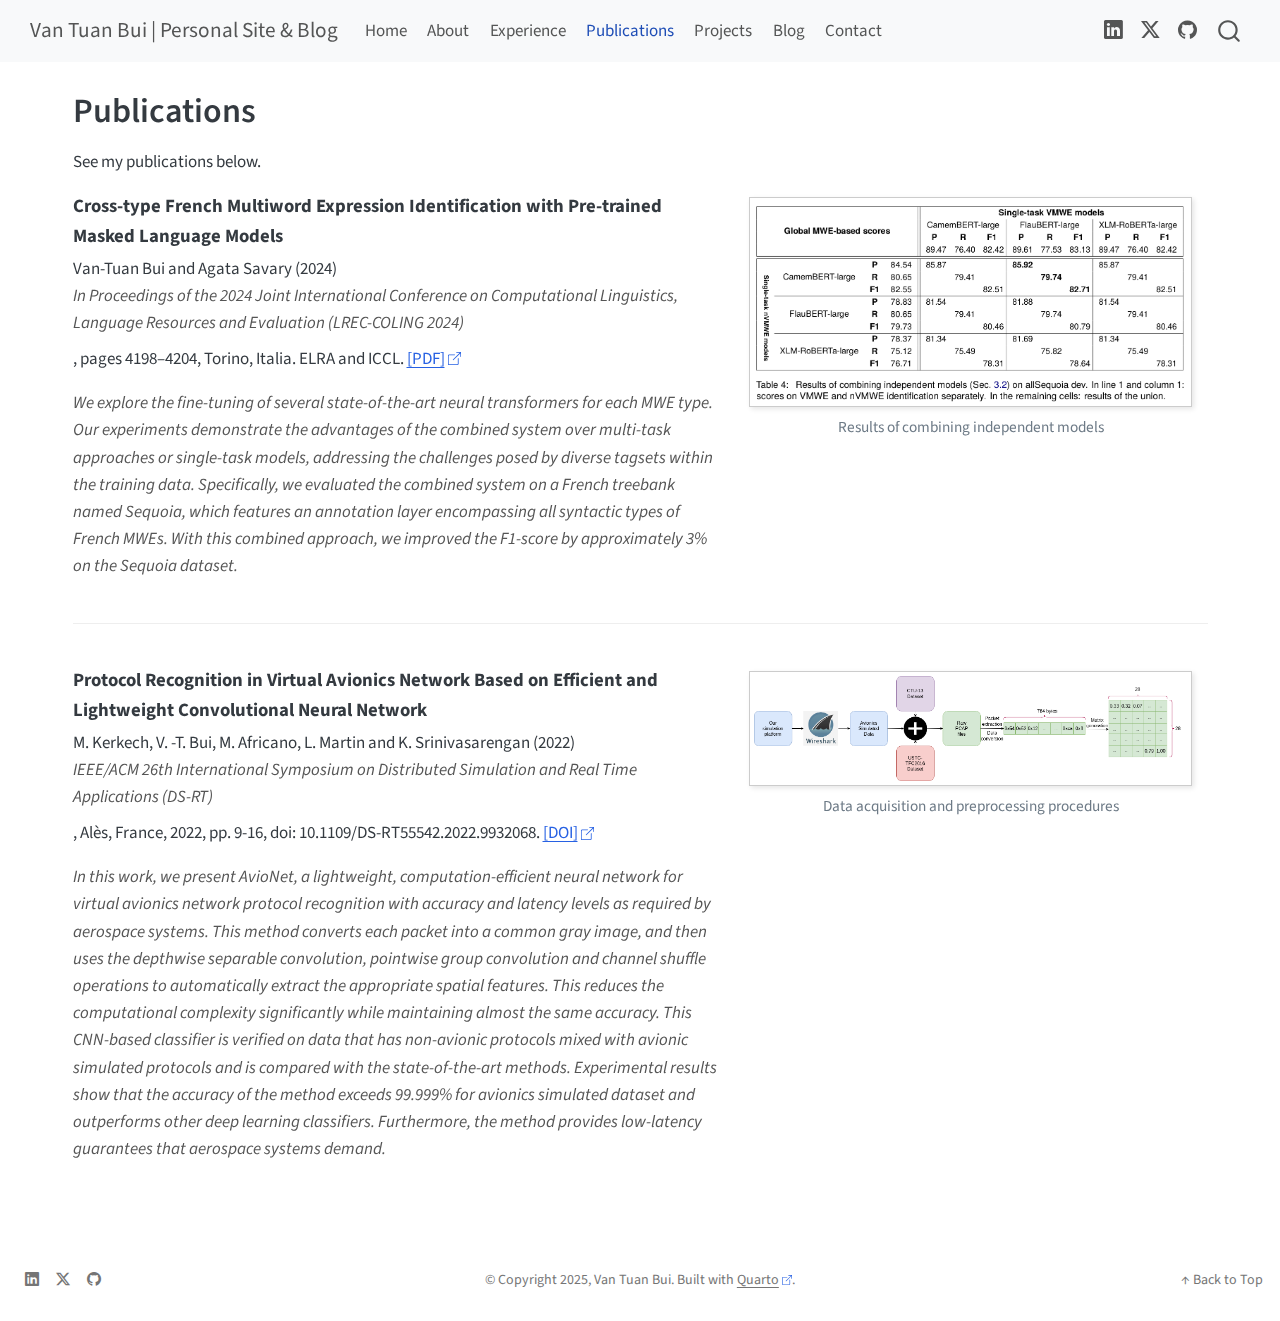
<file: publications.html>
<!DOCTYPE html>
<html xmlns="http://www.w3.org/1999/xhtml" lang="en" xml:lang="en"><head>

<meta charset="utf-8">
<meta name="generator" content="quarto-1.6.42">

<meta name="viewport" content="width=device-width, initial-scale=1.0, user-scalable=yes">


<title>Publications – Van Tuan Bui | Personal Site &amp; Blog</title>
<style>
code{white-space: pre-wrap;}
span.smallcaps{font-variant: small-caps;}
div.columns{display: flex; gap: min(4vw, 1.5em);}
div.column{flex: auto; overflow-x: auto;}
div.hanging-indent{margin-left: 1.5em; text-indent: -1.5em;}
ul.task-list{list-style: none;}
ul.task-list li input[type="checkbox"] {
  width: 0.8em;
  margin: 0 0.8em 0.2em -1em; /* quarto-specific, see https://github.com/quarto-dev/quarto-cli/issues/4556 */ 
  vertical-align: middle;
}
</style>


<script src="site_libs/quarto-nav/quarto-nav.js"></script>
<script src="site_libs/quarto-nav/headroom.min.js"></script>
<script src="site_libs/clipboard/clipboard.min.js"></script>
<script src="site_libs/quarto-search/autocomplete.umd.js"></script>
<script src="site_libs/quarto-search/fuse.min.js"></script>
<script src="site_libs/quarto-search/quarto-search.js"></script>
<meta name="quarto:offset" content="./">
<script src="site_libs/quarto-html/quarto.js"></script>
<script src="site_libs/quarto-html/popper.min.js"></script>
<script src="site_libs/quarto-html/tippy.umd.min.js"></script>
<script src="site_libs/quarto-html/anchor.min.js"></script>
<link href="site_libs/quarto-html/tippy.css" rel="stylesheet">
<link href="site_libs/quarto-html/quarto-syntax-highlighting-2f5df379a58b258e96c21c0638c20c03.css" rel="stylesheet" id="quarto-text-highlighting-styles">
<script src="site_libs/bootstrap/bootstrap.min.js"></script>
<link href="site_libs/bootstrap/bootstrap-icons.css" rel="stylesheet">
<link href="site_libs/bootstrap/bootstrap-e31f85148403472964478bc03da244ea.min.css" rel="stylesheet" append-hash="true" id="quarto-bootstrap" data-mode="light">
<script id="quarto-search-options" type="application/json">{
  "location": "navbar",
  "copy-button": false,
  "collapse-after": 3,
  "panel-placement": "end",
  "type": "overlay",
  "limit": 50,
  "keyboard-shortcut": [
    "f",
    "/",
    "s"
  ],
  "show-item-context": false,
  "language": {
    "search-no-results-text": "No results",
    "search-matching-documents-text": "matching documents",
    "search-copy-link-title": "Copy link to search",
    "search-hide-matches-text": "Hide additional matches",
    "search-more-match-text": "more match in this document",
    "search-more-matches-text": "more matches in this document",
    "search-clear-button-title": "Clear",
    "search-text-placeholder": "",
    "search-detached-cancel-button-title": "Cancel",
    "search-submit-button-title": "Submit",
    "search-label": "Search"
  }
}</script>


<link rel="stylesheet" href="styles.css">
</head>

<body class="nav-fixed">

<div id="quarto-search-results"></div>
  <header id="quarto-header" class="headroom fixed-top">
    <nav class="navbar navbar-expand-lg " data-bs-theme="dark">
      <div class="navbar-container container-fluid">
      <div class="navbar-brand-container mx-auto">
    <a class="navbar-brand" href="./index.html">
    <span class="navbar-title">Van Tuan Bui | Personal Site &amp; Blog</span>
    </a>
  </div>
            <div id="quarto-search" class="" title="Search"></div>
          <button class="navbar-toggler" type="button" data-bs-toggle="collapse" data-bs-target="#navbarCollapse" aria-controls="navbarCollapse" role="menu" aria-expanded="false" aria-label="Toggle navigation" onclick="if (window.quartoToggleHeadroom) { window.quartoToggleHeadroom(); }">
  <span class="navbar-toggler-icon"></span>
</button>
          <div class="collapse navbar-collapse" id="navbarCollapse">
            <ul class="navbar-nav navbar-nav-scroll me-auto">
  <li class="nav-item">
    <a class="nav-link" href="./index.html"> 
<span class="menu-text">Home</span></a>
  </li>  
  <li class="nav-item">
    <a class="nav-link" href="./about.html"> 
<span class="menu-text">About</span></a>
  </li>  
  <li class="nav-item">
    <a class="nav-link" href="./experience.html"> 
<span class="menu-text">Experience</span></a>
  </li>  
  <li class="nav-item">
    <a class="nav-link active" href="./publications.html" aria-current="page"> 
<span class="menu-text">Publications</span></a>
  </li>  
  <li class="nav-item">
    <a class="nav-link" href="./projects.html"> 
<span class="menu-text">Projects</span></a>
  </li>  
  <li class="nav-item">
    <a class="nav-link" href="./posts.html"> 
<span class="menu-text">Blog</span></a>
  </li>  
  <li class="nav-item">
    <a class="nav-link" href="./contact.html"> 
<span class="menu-text">Contact</span></a>
  </li>  
</ul>
            <ul class="navbar-nav navbar-nav-scroll ms-auto">
  <li class="nav-item compact">
    <a class="nav-link" href="https://www.linkedin.com/in/van-tuan-bui"> <i class="bi bi-linkedin" role="img">
</i> 
<span class="menu-text"></span></a>
  </li>  
  <li class="nav-item compact">
    <a class="nav-link" href="https://x.com/bvttuan"> <i class="bi bi-twitter-x" role="img">
</i> 
<span class="menu-text"></span></a>
  </li>  
  <li class="nav-item compact">
    <a class="nav-link" href="https://github.com/bvantuan"> <i class="bi bi-github" role="img">
</i> 
<span class="menu-text"></span></a>
  </li>  
</ul>
          </div> <!-- /navcollapse -->
            <div class="quarto-navbar-tools">
</div>
      </div> <!-- /container-fluid -->
    </nav>
</header>
<!-- content -->
<div id="quarto-content" class="quarto-container page-columns page-rows-contents page-layout-full page-navbar">
<!-- sidebar -->
<!-- margin-sidebar -->
    <div id="quarto-margin-sidebar" class="sidebar margin-sidebar zindex-bottom">
        
    </div>
<!-- main -->
<main class="content column-page" id="quarto-document-content">

<header id="title-block-header" class="quarto-title-block default">
<div class="quarto-title">
<h1 class="title">Publications</h1>
</div>



<div class="quarto-title-meta column-page">

    
  
    
  </div>
  


</header>


<p>See my publications below.</p>
<div class="publication-entry">
<div class="grid">
<div class="g-col-7 pub-details">
<p><strong>Cross‑type French Multiword Expression Identification with Pre‑trained Masked Language Models</strong> Van‑Tuan Bui and Agata Savary (2024) <em>In Proceedings of the 2024 Joint International Conference on Computational Linguistics, Language Resources and Evaluation (LREC‑COLING 2024)</em>, pages 4198–4204, Torino, Italia. ELRA and ICCL. <a href="https://aclanthology.org/2024.lrec-main.374.pdf">[PDF]</a></p>
<p><em>We explore the fine-tuning of several state-of-the-art neural transformers for each MWE type. Our experiments demonstrate the advantages of the combined system over multi-task approaches or single-task models, addressing the challenges posed by diverse tagsets within the training data. Specifically, we evaluated the combined system on a French treebank named Sequoia, which features an annotation layer encompassing all syntactic types of French MWEs. With this combined approach, we improved the F1-score by approximately 3% on the Sequoia dataset.</em></p>
</div>
<div class="g-col-5 pub-image-container">
<div class="quarto-figure quarto-figure-center">
<figure class="figure">
<p><img src="images/bui-savary-2024-cross.png" class="pub-img img-fluid figure-img"></p>
<figcaption>Results of combining independent models</figcaption>
</figure>
</div>
</div>
</div>
</div>
<div class="publication-entry">
<div class="grid">
<div class="g-col-7 pub-details">
<p><strong>Protocol Recognition in Virtual Avionics Network Based on Efficient and Lightweight Convolutional Neural Network</strong> M. Kerkech, V. ‑T. Bui, M. Africano, L. Martin and K. Srinivasarengan (2022) <em>IEEE/ACM 26th International Symposium on Distributed Simulation and Real Time Applications (DS‑RT)</em>, Alès, France, 2022, pp.&nbsp;9‑16, doi: 10.1109/DS‑RT55542.2022.9932068. <a href="https://doi.org/10.1109/DS-RT55542.2022.9932068">[DOI]</a></p>
<p><em>In this work, we present AvioNet, a lightweight, computation-efficient neural network for virtual avionics network protocol recognition with accuracy and latency levels as required by aerospace systems. This method converts each packet into a common gray image, and then uses the depthwise separable convolution, pointwise group convolution and channel shuffle operations to automatically extract the appropriate spatial features. This reduces the computational complexity significantly while maintaining almost the same accuracy. This CNN-based classifier is verified on data that has non-avionic protocols mixed with avionic simulated protocols and is compared with the state-of-the-art methods. Experimental results show that the accuracy of the method exceeds 99.999% for avionics simulated dataset and outperforms other deep learning classifiers. Furthermore, the method provides low-latency guarantees that aerospace systems demand.</em></p>
</div>
<div class="g-col-5 pub-image-container">
<div class="quarto-figure quarto-figure-center">
<figure class="figure">
<p><img src="images/DataPreprocess.png" class="pub-img img-fluid figure-img"></p>
<figcaption>Data acquisition and preprocessing procedures</figcaption>
</figure>
</div>
</div>
</div>
</div>



</main> <!-- /main -->
<script id="quarto-html-after-body" type="application/javascript">
window.document.addEventListener("DOMContentLoaded", function (event) {
  const toggleBodyColorMode = (bsSheetEl) => {
    const mode = bsSheetEl.getAttribute("data-mode");
    const bodyEl = window.document.querySelector("body");
    if (mode === "dark") {
      bodyEl.classList.add("quarto-dark");
      bodyEl.classList.remove("quarto-light");
    } else {
      bodyEl.classList.add("quarto-light");
      bodyEl.classList.remove("quarto-dark");
    }
  }
  const toggleBodyColorPrimary = () => {
    const bsSheetEl = window.document.querySelector("link#quarto-bootstrap");
    if (bsSheetEl) {
      toggleBodyColorMode(bsSheetEl);
    }
  }
  toggleBodyColorPrimary();  
  const icon = "";
  const anchorJS = new window.AnchorJS();
  anchorJS.options = {
    placement: 'right',
    icon: icon
  };
  anchorJS.add('.anchored');
  const isCodeAnnotation = (el) => {
    for (const clz of el.classList) {
      if (clz.startsWith('code-annotation-')) {                     
        return true;
      }
    }
    return false;
  }
  const onCopySuccess = function(e) {
    // button target
    const button = e.trigger;
    // don't keep focus
    button.blur();
    // flash "checked"
    button.classList.add('code-copy-button-checked');
    var currentTitle = button.getAttribute("title");
    button.setAttribute("title", "Copied!");
    let tooltip;
    if (window.bootstrap) {
      button.setAttribute("data-bs-toggle", "tooltip");
      button.setAttribute("data-bs-placement", "left");
      button.setAttribute("data-bs-title", "Copied!");
      tooltip = new bootstrap.Tooltip(button, 
        { trigger: "manual", 
          customClass: "code-copy-button-tooltip",
          offset: [0, -8]});
      tooltip.show();    
    }
    setTimeout(function() {
      if (tooltip) {
        tooltip.hide();
        button.removeAttribute("data-bs-title");
        button.removeAttribute("data-bs-toggle");
        button.removeAttribute("data-bs-placement");
      }
      button.setAttribute("title", currentTitle);
      button.classList.remove('code-copy-button-checked');
    }, 1000);
    // clear code selection
    e.clearSelection();
  }
  const getTextToCopy = function(trigger) {
      const codeEl = trigger.previousElementSibling.cloneNode(true);
      for (const childEl of codeEl.children) {
        if (isCodeAnnotation(childEl)) {
          childEl.remove();
        }
      }
      return codeEl.innerText;
  }
  const clipboard = new window.ClipboardJS('.code-copy-button:not([data-in-quarto-modal])', {
    text: getTextToCopy
  });
  clipboard.on('success', onCopySuccess);
  if (window.document.getElementById('quarto-embedded-source-code-modal')) {
    const clipboardModal = new window.ClipboardJS('.code-copy-button[data-in-quarto-modal]', {
      text: getTextToCopy,
      container: window.document.getElementById('quarto-embedded-source-code-modal')
    });
    clipboardModal.on('success', onCopySuccess);
  }
    var localhostRegex = new RegExp(/^(?:http|https):\/\/localhost\:?[0-9]*\//);
    var mailtoRegex = new RegExp(/^mailto:/);
      var filterRegex = new RegExp('/' + window.location.host + '/');
    var isInternal = (href) => {
        return filterRegex.test(href) || localhostRegex.test(href) || mailtoRegex.test(href);
    }
    // Inspect non-navigation links and adorn them if external
 	var links = window.document.querySelectorAll('a[href]:not(.nav-link):not(.navbar-brand):not(.toc-action):not(.sidebar-link):not(.sidebar-item-toggle):not(.pagination-link):not(.no-external):not([aria-hidden]):not(.dropdown-item):not(.quarto-navigation-tool):not(.about-link)');
    for (var i=0; i<links.length; i++) {
      const link = links[i];
      if (!isInternal(link.href)) {
        // undo the damage that might have been done by quarto-nav.js in the case of
        // links that we want to consider external
        if (link.dataset.originalHref !== undefined) {
          link.href = link.dataset.originalHref;
        }
          // target, if specified
          link.setAttribute("target", "_blank");
          if (link.getAttribute("rel") === null) {
            link.setAttribute("rel", "noopener");
          }
          // default icon
          link.classList.add("external");
      }
    }
  function tippyHover(el, contentFn, onTriggerFn, onUntriggerFn) {
    const config = {
      allowHTML: true,
      maxWidth: 500,
      delay: 100,
      arrow: false,
      appendTo: function(el) {
          return el.parentElement;
      },
      interactive: true,
      interactiveBorder: 10,
      theme: 'quarto',
      placement: 'bottom-start',
    };
    if (contentFn) {
      config.content = contentFn;
    }
    if (onTriggerFn) {
      config.onTrigger = onTriggerFn;
    }
    if (onUntriggerFn) {
      config.onUntrigger = onUntriggerFn;
    }
    window.tippy(el, config); 
  }
  const noterefs = window.document.querySelectorAll('a[role="doc-noteref"]');
  for (var i=0; i<noterefs.length; i++) {
    const ref = noterefs[i];
    tippyHover(ref, function() {
      // use id or data attribute instead here
      let href = ref.getAttribute('data-footnote-href') || ref.getAttribute('href');
      try { href = new URL(href).hash; } catch {}
      const id = href.replace(/^#\/?/, "");
      const note = window.document.getElementById(id);
      if (note) {
        return note.innerHTML;
      } else {
        return "";
      }
    });
  }
  const xrefs = window.document.querySelectorAll('a.quarto-xref');
  const processXRef = (id, note) => {
    // Strip column container classes
    const stripColumnClz = (el) => {
      el.classList.remove("page-full", "page-columns");
      if (el.children) {
        for (const child of el.children) {
          stripColumnClz(child);
        }
      }
    }
    stripColumnClz(note)
    if (id === null || id.startsWith('sec-')) {
      // Special case sections, only their first couple elements
      const container = document.createElement("div");
      if (note.children && note.children.length > 2) {
        container.appendChild(note.children[0].cloneNode(true));
        for (let i = 1; i < note.children.length; i++) {
          const child = note.children[i];
          if (child.tagName === "P" && child.innerText === "") {
            continue;
          } else {
            container.appendChild(child.cloneNode(true));
            break;
          }
        }
        if (window.Quarto?.typesetMath) {
          window.Quarto.typesetMath(container);
        }
        return container.innerHTML
      } else {
        if (window.Quarto?.typesetMath) {
          window.Quarto.typesetMath(note);
        }
        return note.innerHTML;
      }
    } else {
      // Remove any anchor links if they are present
      const anchorLink = note.querySelector('a.anchorjs-link');
      if (anchorLink) {
        anchorLink.remove();
      }
      if (window.Quarto?.typesetMath) {
        window.Quarto.typesetMath(note);
      }
      if (note.classList.contains("callout")) {
        return note.outerHTML;
      } else {
        return note.innerHTML;
      }
    }
  }
  for (var i=0; i<xrefs.length; i++) {
    const xref = xrefs[i];
    tippyHover(xref, undefined, function(instance) {
      instance.disable();
      let url = xref.getAttribute('href');
      let hash = undefined; 
      if (url.startsWith('#')) {
        hash = url;
      } else {
        try { hash = new URL(url).hash; } catch {}
      }
      if (hash) {
        const id = hash.replace(/^#\/?/, "");
        const note = window.document.getElementById(id);
        if (note !== null) {
          try {
            const html = processXRef(id, note.cloneNode(true));
            instance.setContent(html);
          } finally {
            instance.enable();
            instance.show();
          }
        } else {
          // See if we can fetch this
          fetch(url.split('#')[0])
          .then(res => res.text())
          .then(html => {
            const parser = new DOMParser();
            const htmlDoc = parser.parseFromString(html, "text/html");
            const note = htmlDoc.getElementById(id);
            if (note !== null) {
              const html = processXRef(id, note);
              instance.setContent(html);
            } 
          }).finally(() => {
            instance.enable();
            instance.show();
          });
        }
      } else {
        // See if we can fetch a full url (with no hash to target)
        // This is a special case and we should probably do some content thinning / targeting
        fetch(url)
        .then(res => res.text())
        .then(html => {
          const parser = new DOMParser();
          const htmlDoc = parser.parseFromString(html, "text/html");
          const note = htmlDoc.querySelector('main.content');
          if (note !== null) {
            // This should only happen for chapter cross references
            // (since there is no id in the URL)
            // remove the first header
            if (note.children.length > 0 && note.children[0].tagName === "HEADER") {
              note.children[0].remove();
            }
            const html = processXRef(null, note);
            instance.setContent(html);
          } 
        }).finally(() => {
          instance.enable();
          instance.show();
        });
      }
    }, function(instance) {
    });
  }
      let selectedAnnoteEl;
      const selectorForAnnotation = ( cell, annotation) => {
        let cellAttr = 'data-code-cell="' + cell + '"';
        let lineAttr = 'data-code-annotation="' +  annotation + '"';
        const selector = 'span[' + cellAttr + '][' + lineAttr + ']';
        return selector;
      }
      const selectCodeLines = (annoteEl) => {
        const doc = window.document;
        const targetCell = annoteEl.getAttribute("data-target-cell");
        const targetAnnotation = annoteEl.getAttribute("data-target-annotation");
        const annoteSpan = window.document.querySelector(selectorForAnnotation(targetCell, targetAnnotation));
        const lines = annoteSpan.getAttribute("data-code-lines").split(",");
        const lineIds = lines.map((line) => {
          return targetCell + "-" + line;
        })
        let top = null;
        let height = null;
        let parent = null;
        if (lineIds.length > 0) {
            //compute the position of the single el (top and bottom and make a div)
            const el = window.document.getElementById(lineIds[0]);
            top = el.offsetTop;
            height = el.offsetHeight;
            parent = el.parentElement.parentElement;
          if (lineIds.length > 1) {
            const lastEl = window.document.getElementById(lineIds[lineIds.length - 1]);
            const bottom = lastEl.offsetTop + lastEl.offsetHeight;
            height = bottom - top;
          }
          if (top !== null && height !== null && parent !== null) {
            // cook up a div (if necessary) and position it 
            let div = window.document.getElementById("code-annotation-line-highlight");
            if (div === null) {
              div = window.document.createElement("div");
              div.setAttribute("id", "code-annotation-line-highlight");
              div.style.position = 'absolute';
              parent.appendChild(div);
            }
            div.style.top = top - 2 + "px";
            div.style.height = height + 4 + "px";
            div.style.left = 0;
            let gutterDiv = window.document.getElementById("code-annotation-line-highlight-gutter");
            if (gutterDiv === null) {
              gutterDiv = window.document.createElement("div");
              gutterDiv.setAttribute("id", "code-annotation-line-highlight-gutter");
              gutterDiv.style.position = 'absolute';
              const codeCell = window.document.getElementById(targetCell);
              const gutter = codeCell.querySelector('.code-annotation-gutter');
              gutter.appendChild(gutterDiv);
            }
            gutterDiv.style.top = top - 2 + "px";
            gutterDiv.style.height = height + 4 + "px";
          }
          selectedAnnoteEl = annoteEl;
        }
      };
      const unselectCodeLines = () => {
        const elementsIds = ["code-annotation-line-highlight", "code-annotation-line-highlight-gutter"];
        elementsIds.forEach((elId) => {
          const div = window.document.getElementById(elId);
          if (div) {
            div.remove();
          }
        });
        selectedAnnoteEl = undefined;
      };
        // Handle positioning of the toggle
    window.addEventListener(
      "resize",
      throttle(() => {
        elRect = undefined;
        if (selectedAnnoteEl) {
          selectCodeLines(selectedAnnoteEl);
        }
      }, 10)
    );
    function throttle(fn, ms) {
    let throttle = false;
    let timer;
      return (...args) => {
        if(!throttle) { // first call gets through
            fn.apply(this, args);
            throttle = true;
        } else { // all the others get throttled
            if(timer) clearTimeout(timer); // cancel #2
            timer = setTimeout(() => {
              fn.apply(this, args);
              timer = throttle = false;
            }, ms);
        }
      };
    }
      // Attach click handler to the DT
      const annoteDls = window.document.querySelectorAll('dt[data-target-cell]');
      for (const annoteDlNode of annoteDls) {
        annoteDlNode.addEventListener('click', (event) => {
          const clickedEl = event.target;
          if (clickedEl !== selectedAnnoteEl) {
            unselectCodeLines();
            const activeEl = window.document.querySelector('dt[data-target-cell].code-annotation-active');
            if (activeEl) {
              activeEl.classList.remove('code-annotation-active');
            }
            selectCodeLines(clickedEl);
            clickedEl.classList.add('code-annotation-active');
          } else {
            // Unselect the line
            unselectCodeLines();
            clickedEl.classList.remove('code-annotation-active');
          }
        });
      }
  const findCites = (el) => {
    const parentEl = el.parentElement;
    if (parentEl) {
      const cites = parentEl.dataset.cites;
      if (cites) {
        return {
          el,
          cites: cites.split(' ')
        };
      } else {
        return findCites(el.parentElement)
      }
    } else {
      return undefined;
    }
  };
  var bibliorefs = window.document.querySelectorAll('a[role="doc-biblioref"]');
  for (var i=0; i<bibliorefs.length; i++) {
    const ref = bibliorefs[i];
    const citeInfo = findCites(ref);
    if (citeInfo) {
      tippyHover(citeInfo.el, function() {
        var popup = window.document.createElement('div');
        citeInfo.cites.forEach(function(cite) {
          var citeDiv = window.document.createElement('div');
          citeDiv.classList.add('hanging-indent');
          citeDiv.classList.add('csl-entry');
          var biblioDiv = window.document.getElementById('ref-' + cite);
          if (biblioDiv) {
            citeDiv.innerHTML = biblioDiv.innerHTML;
          }
          popup.appendChild(citeDiv);
        });
        return popup.innerHTML;
      });
    }
  }
});
</script>
</div> <!-- /content -->
<footer class="footer">
  <div class="nav-footer">
    <div class="nav-footer-left">
      <ul class="footer-items list-unstyled">
    <li class="nav-item compact">
    <a class="nav-link" href="https://www.linkedin.com/in/van-tuan-bui">
      <i class="bi bi-linkedin" role="img">
</i> 
    </a>
  </li>  
    <li class="nav-item compact">
    <a class="nav-link" href="https://x.com/bvttuan">
      <i class="bi bi-twitter-x" role="img">
</i> 
    </a>
  </li>  
    <li class="nav-item compact">
    <a class="nav-link" href="https://github.com/bvantuan">
      <i class="bi bi-github" role="img">
</i> 
    </a>
  </li>  
</ul>
    </div>   
    <div class="nav-footer-center">
<p>© Copyright 2025, Van Tuan Bui. Built with <a href="https://quarto.org/">Quarto</a>.</p>
</div>
    <div class="nav-footer-right">
      <ul class="footer-items list-unstyled">
    <li class="nav-item">
 <a href="#" id="back-to-top">↑ Back to Top</a>
  </li>  
</ul>
    </div>
  </div>
</footer>




</body></html>
</file>
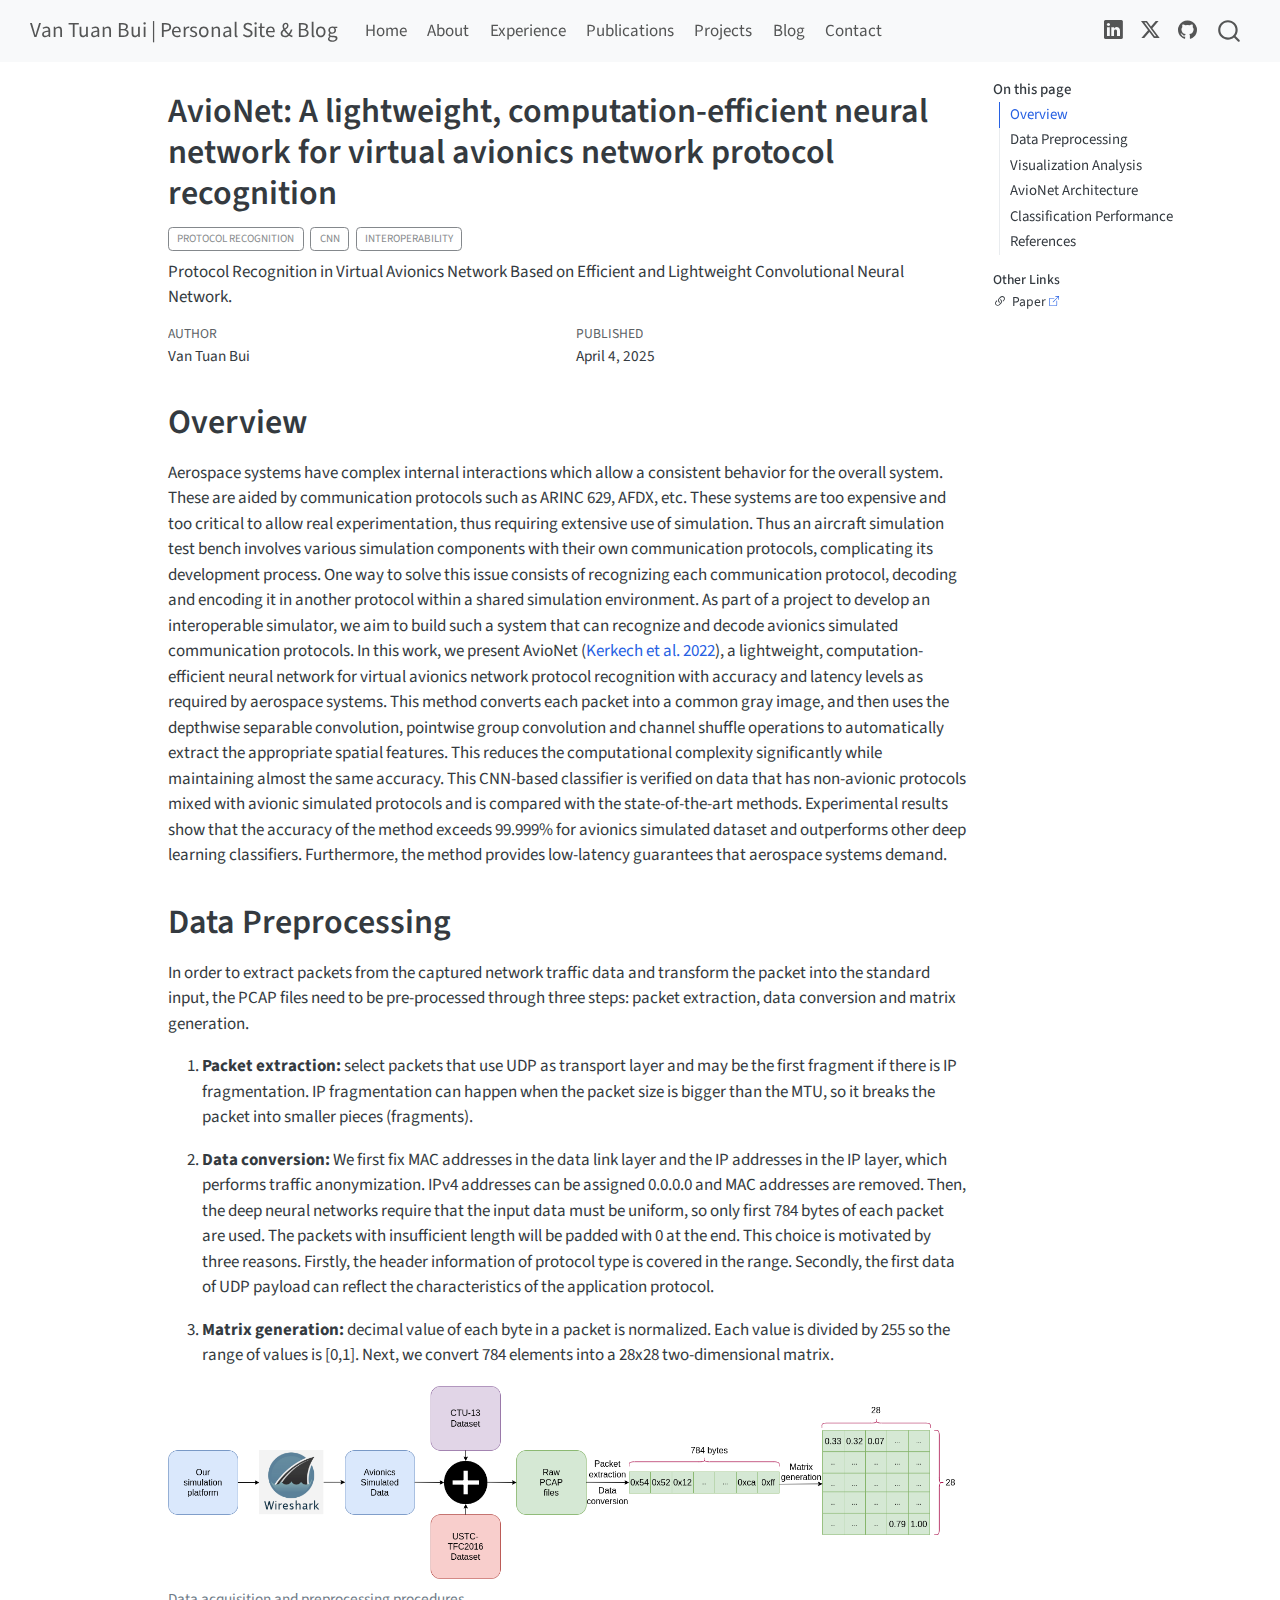
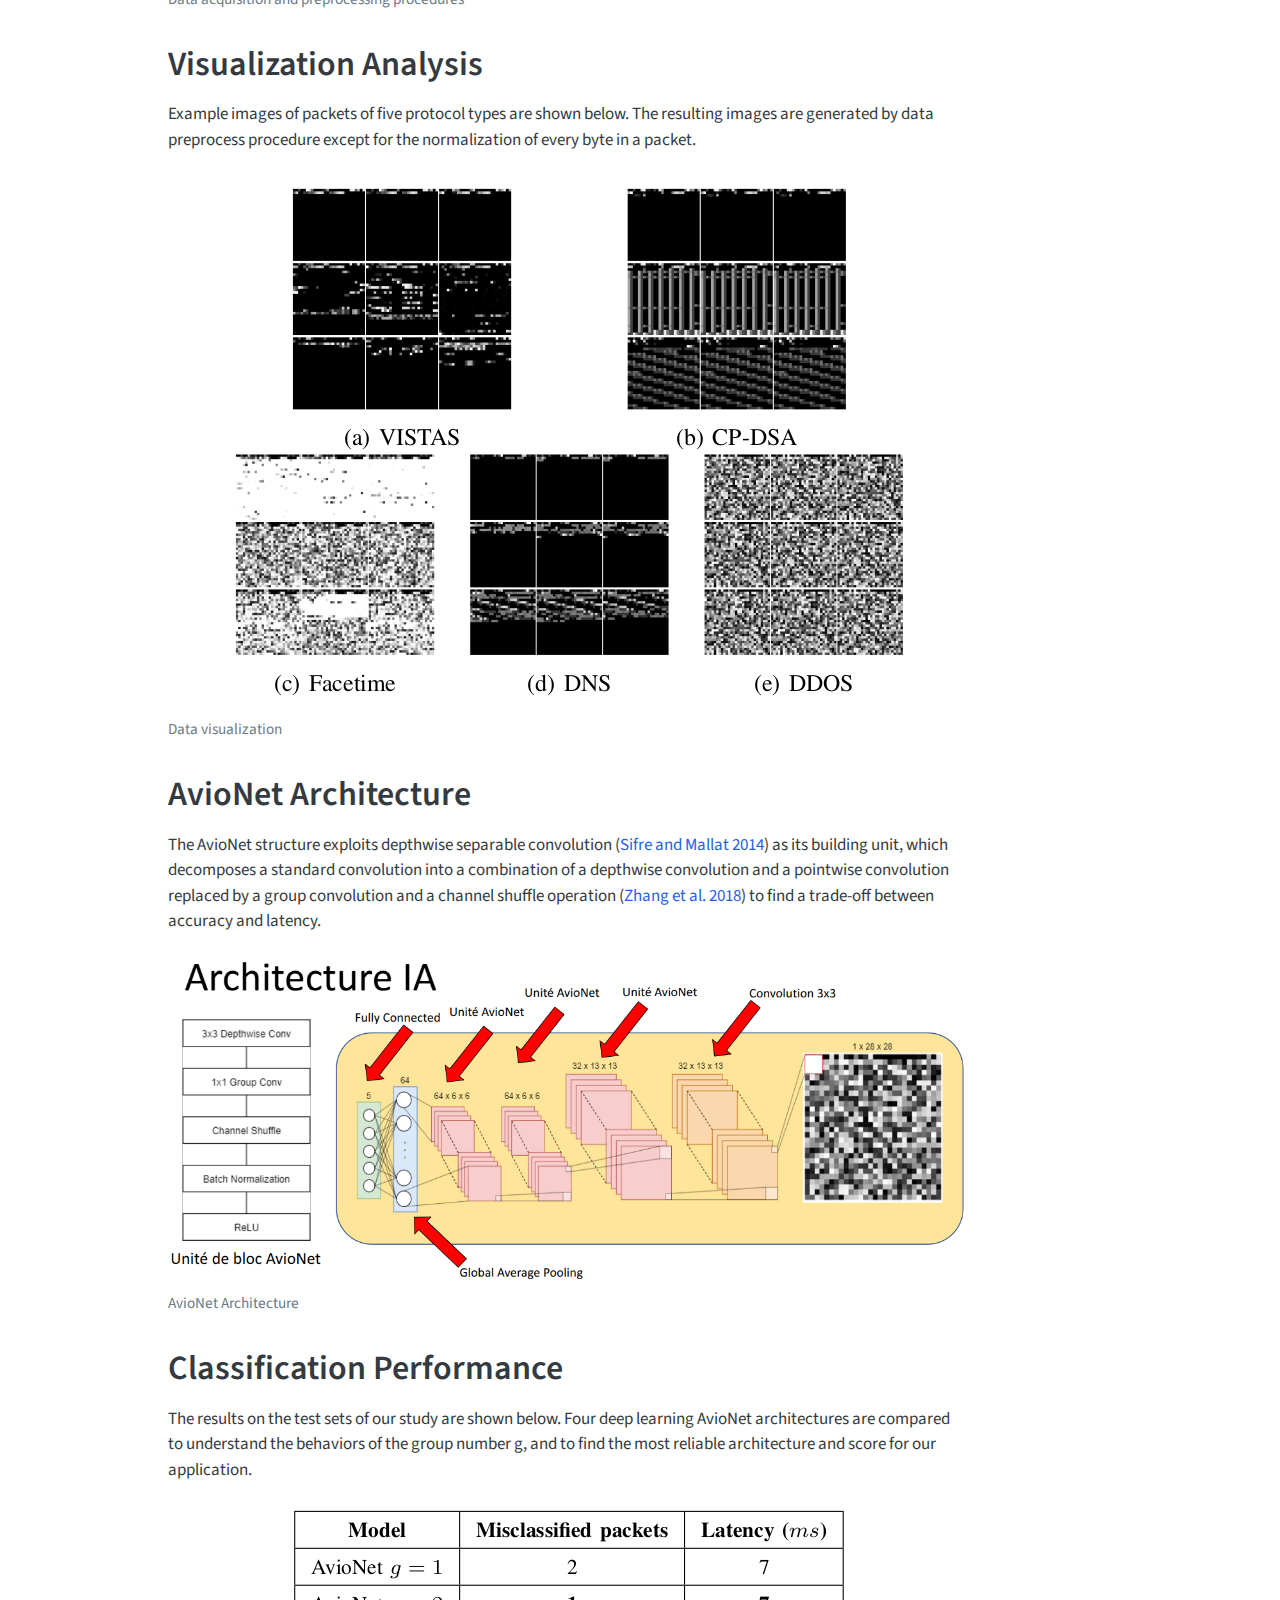
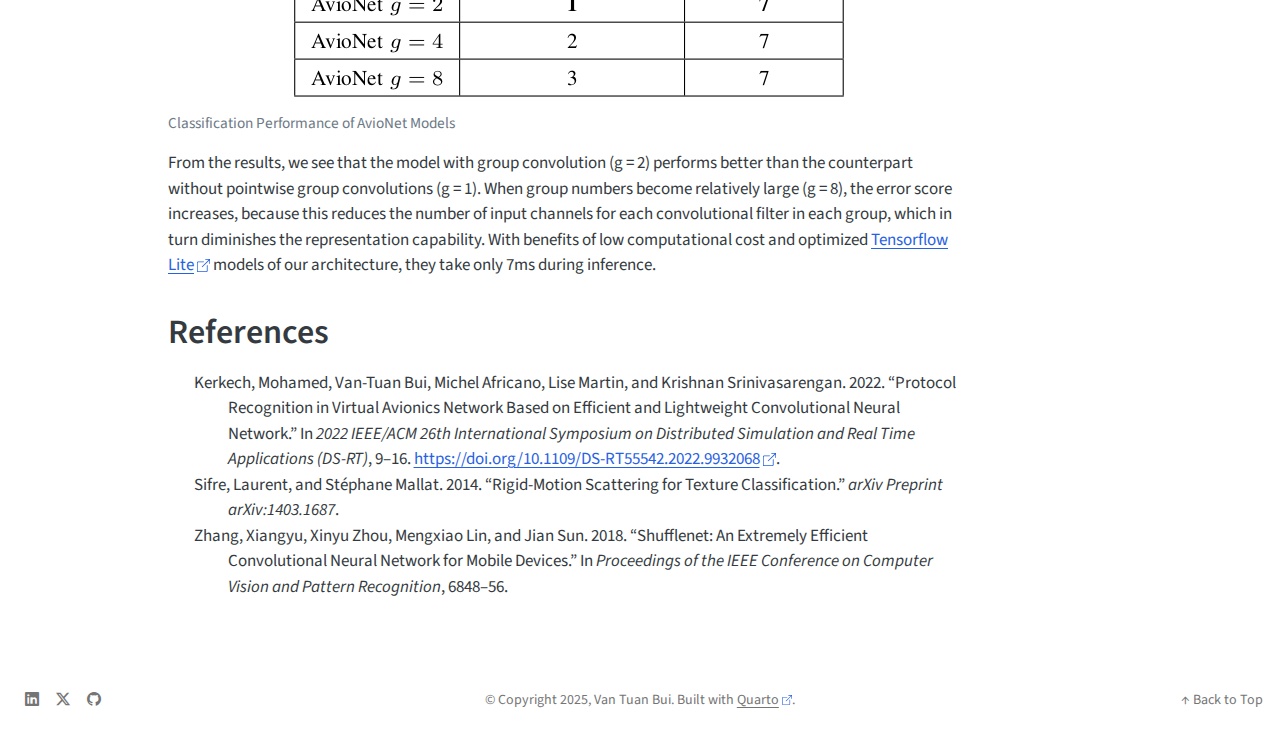
<file: projects/AvioNet.html>
<!DOCTYPE html>
<html xmlns="http://www.w3.org/1999/xhtml" lang="en" xml:lang="en"><head>

<meta charset="utf-8">
<meta name="generator" content="quarto-1.6.42">

<meta name="viewport" content="width=device-width, initial-scale=1.0, user-scalable=yes">

<meta name="author" content="Van Tuan Bui">
<meta name="dcterms.date" content="2025-04-04">
<meta name="description" content="Protocol Recognition in Virtual Avionics Network Based on Efficient and Lightweight Convolutional Neural Network.">

<title>AvioNet: A lightweight, computation-efficient neural network for virtual avionics network protocol recognition – Van Tuan Bui | Personal Site &amp; Blog</title>
<style>
code{white-space: pre-wrap;}
span.smallcaps{font-variant: small-caps;}
div.columns{display: flex; gap: min(4vw, 1.5em);}
div.column{flex: auto; overflow-x: auto;}
div.hanging-indent{margin-left: 1.5em; text-indent: -1.5em;}
ul.task-list{list-style: none;}
ul.task-list li input[type="checkbox"] {
  width: 0.8em;
  margin: 0 0.8em 0.2em -1em; /* quarto-specific, see https://github.com/quarto-dev/quarto-cli/issues/4556 */ 
  vertical-align: middle;
}
/* CSS for citations */
div.csl-bib-body { }
div.csl-entry {
  clear: both;
  margin-bottom: 0em;
}
.hanging-indent div.csl-entry {
  margin-left:2em;
  text-indent:-2em;
}
div.csl-left-margin {
  min-width:2em;
  float:left;
}
div.csl-right-inline {
  margin-left:2em;
  padding-left:1em;
}
div.csl-indent {
  margin-left: 2em;
}</style>


<script src="../site_libs/quarto-nav/quarto-nav.js"></script>
<script src="../site_libs/quarto-nav/headroom.min.js"></script>
<script src="../site_libs/clipboard/clipboard.min.js"></script>
<script src="../site_libs/quarto-search/autocomplete.umd.js"></script>
<script src="../site_libs/quarto-search/fuse.min.js"></script>
<script src="../site_libs/quarto-search/quarto-search.js"></script>
<meta name="quarto:offset" content="../">
<script src="../site_libs/quarto-html/quarto.js"></script>
<script src="../site_libs/quarto-html/popper.min.js"></script>
<script src="../site_libs/quarto-html/tippy.umd.min.js"></script>
<script src="../site_libs/quarto-html/anchor.min.js"></script>
<link href="../site_libs/quarto-html/tippy.css" rel="stylesheet">
<link href="../site_libs/quarto-html/quarto-syntax-highlighting-2f5df379a58b258e96c21c0638c20c03.css" rel="stylesheet" id="quarto-text-highlighting-styles">
<script src="../site_libs/bootstrap/bootstrap.min.js"></script>
<link href="../site_libs/bootstrap/bootstrap-icons.css" rel="stylesheet">
<link href="../site_libs/bootstrap/bootstrap-e31f85148403472964478bc03da244ea.min.css" rel="stylesheet" append-hash="true" id="quarto-bootstrap" data-mode="light">
<script id="quarto-search-options" type="application/json">{
  "location": "navbar",
  "copy-button": false,
  "collapse-after": 3,
  "panel-placement": "end",
  "type": "overlay",
  "limit": 50,
  "keyboard-shortcut": [
    "f",
    "/",
    "s"
  ],
  "show-item-context": false,
  "language": {
    "search-no-results-text": "No results",
    "search-matching-documents-text": "matching documents",
    "search-copy-link-title": "Copy link to search",
    "search-hide-matches-text": "Hide additional matches",
    "search-more-match-text": "more match in this document",
    "search-more-matches-text": "more matches in this document",
    "search-clear-button-title": "Clear",
    "search-text-placeholder": "",
    "search-detached-cancel-button-title": "Cancel",
    "search-submit-button-title": "Submit",
    "search-label": "Search"
  }
}</script>


<link rel="stylesheet" href="../styles.css">
</head>

<body class="nav-fixed">

<div id="quarto-search-results"></div>
  <header id="quarto-header" class="headroom fixed-top">
    <nav class="navbar navbar-expand-lg " data-bs-theme="dark">
      <div class="navbar-container container-fluid">
      <div class="navbar-brand-container mx-auto">
    <a class="navbar-brand" href="../index.html">
    <span class="navbar-title">Van Tuan Bui | Personal Site &amp; Blog</span>
    </a>
  </div>
            <div id="quarto-search" class="" title="Search"></div>
          <button class="navbar-toggler" type="button" data-bs-toggle="collapse" data-bs-target="#navbarCollapse" aria-controls="navbarCollapse" role="menu" aria-expanded="false" aria-label="Toggle navigation" onclick="if (window.quartoToggleHeadroom) { window.quartoToggleHeadroom(); }">
  <span class="navbar-toggler-icon"></span>
</button>
          <div class="collapse navbar-collapse" id="navbarCollapse">
            <ul class="navbar-nav navbar-nav-scroll me-auto">
  <li class="nav-item">
    <a class="nav-link" href="../index.html"> 
<span class="menu-text">Home</span></a>
  </li>  
  <li class="nav-item">
    <a class="nav-link" href="../about.html"> 
<span class="menu-text">About</span></a>
  </li>  
  <li class="nav-item">
    <a class="nav-link" href="../experience.html"> 
<span class="menu-text">Experience</span></a>
  </li>  
  <li class="nav-item">
    <a class="nav-link" href="../publications.html"> 
<span class="menu-text">Publications</span></a>
  </li>  
  <li class="nav-item">
    <a class="nav-link" href="../projects.html"> 
<span class="menu-text">Projects</span></a>
  </li>  
  <li class="nav-item">
    <a class="nav-link" href="../posts.html"> 
<span class="menu-text">Blog</span></a>
  </li>  
  <li class="nav-item">
    <a class="nav-link" href="../contact.html"> 
<span class="menu-text">Contact</span></a>
  </li>  
</ul>
            <ul class="navbar-nav navbar-nav-scroll ms-auto">
  <li class="nav-item compact">
    <a class="nav-link" href="https://www.linkedin.com/in/van-tuan-bui"> <i class="bi bi-linkedin" role="img">
</i> 
<span class="menu-text"></span></a>
  </li>  
  <li class="nav-item compact">
    <a class="nav-link" href="https://x.com/bvttuan"> <i class="bi bi-twitter-x" role="img">
</i> 
<span class="menu-text"></span></a>
  </li>  
  <li class="nav-item compact">
    <a class="nav-link" href="https://github.com/bvantuan"> <i class="bi bi-github" role="img">
</i> 
<span class="menu-text"></span></a>
  </li>  
</ul>
          </div> <!-- /navcollapse -->
            <div class="quarto-navbar-tools">
</div>
      </div> <!-- /container-fluid -->
    </nav>
</header>
<!-- content -->
<div id="quarto-content" class="quarto-container page-columns page-rows-contents page-layout-article page-navbar">
<!-- sidebar -->
<!-- margin-sidebar -->
    <div id="quarto-margin-sidebar" class="sidebar margin-sidebar">
        <nav id="TOC" role="doc-toc" class="toc-active">
    <h2 id="toc-title">On this page</h2>
   
  <ul>
  <li><a href="#overview" id="toc-overview" class="nav-link active" data-scroll-target="#overview">Overview</a></li>
  <li><a href="#data-preprocessing" id="toc-data-preprocessing" class="nav-link" data-scroll-target="#data-preprocessing">Data Preprocessing</a></li>
  <li><a href="#visualization-analysis" id="toc-visualization-analysis" class="nav-link" data-scroll-target="#visualization-analysis">Visualization Analysis</a></li>
  <li><a href="#avionet-architecture" id="toc-avionet-architecture" class="nav-link" data-scroll-target="#avionet-architecture">AvioNet Architecture</a></li>
  <li><a href="#classification-performance" id="toc-classification-performance" class="nav-link" data-scroll-target="#classification-performance">Classification Performance</a></li>
  <li><a href="#references" id="toc-references" class="nav-link" data-scroll-target="#references">References</a></li>
  </ul>
<div class="quarto-other-links"><h2>Other Links</h2><ul><li><a href="https://ieeexplore.ieee.org/document/9932068"><i class="bi bi-link-45deg"></i>Paper</a></li></ul></div></nav>
    </div>
<!-- main -->
<main class="content" id="quarto-document-content">

<header id="title-block-header" class="quarto-title-block default">
<div class="quarto-title">
<h1 class="title">AvioNet: A lightweight, computation-efficient neural network for virtual avionics network protocol recognition</h1>
  <div class="quarto-categories">
    <div class="quarto-category">protocol recognition</div>
    <div class="quarto-category">CNN</div>
    <div class="quarto-category">interoperability</div>
  </div>
  </div>

<div>
  <div class="description">
    Protocol Recognition in Virtual Avionics Network Based on Efficient and Lightweight Convolutional Neural Network.
  </div>
</div>


<div class="quarto-title-meta">

    <div>
    <div class="quarto-title-meta-heading">Author</div>
    <div class="quarto-title-meta-contents">
             <p>Van Tuan Bui </p>
          </div>
  </div>
    
    <div>
    <div class="quarto-title-meta-heading">Published</div>
    <div class="quarto-title-meta-contents">
      <p class="date">April 4, 2025</p>
    </div>
  </div>
  
    
  </div>
  


</header>


<section id="overview" class="level1">
<h1>Overview</h1>
<p>Aerospace systems have complex internal interactions which allow a consistent behavior for the overall system. These are aided by communication protocols such as ARINC 629, AFDX, etc. These systems are too expensive and too critical to allow real experimentation, thus requiring extensive use of simulation. Thus an aircraft simulation test bench involves various simulation components with their own communication protocols, complicating its development process. One way to solve this issue consists of recognizing each communication protocol, decoding and encoding it in another protocol within a shared simulation environment. As part of a project to develop an interoperable simulator, we aim to build such a system that can recognize and decode avionics simulated communication protocols. In this work, we present AvioNet <span class="citation" data-cites="9932068">(<a href="#ref-9932068" role="doc-biblioref">Kerkech et al. 2022</a>)</span>, a lightweight, computation-efficient neural network for virtual avionics network protocol recognition with accuracy and latency levels as required by aerospace systems. This method converts each packet into a common gray image, and then uses the depthwise separable convolution, pointwise group convolution and channel shuffle operations to automatically extract the appropriate spatial features. This reduces the computational complexity significantly while maintaining almost the same accuracy. This CNN-based classifier is verified on data that has non-avionic protocols mixed with avionic simulated protocols and is compared with the state-of-the-art methods. Experimental results show that the accuracy of the method exceeds 99.999% for avionics simulated dataset and outperforms other deep learning classifiers. Furthermore, the method provides low-latency guarantees that aerospace systems demand.</p>
</section>
<section id="data-preprocessing" class="level1">
<h1>Data Preprocessing</h1>
<p>In order to extract packets from the captured network traffic data and transform the packet into the standard input, the PCAP files need to be pre-processed through three steps: packet extraction, data conversion and matrix generation.</p>
<ol type="1">
<li><p><strong>Packet extraction:</strong> select packets that use UDP as transport layer and may be the first fragment if there is IP fragmentation. IP fragmentation can happen when the packet size is bigger than the MTU, so it breaks the packet into smaller pieces (fragments).</p></li>
<li><p><strong>Data conversion:</strong> We first fix MAC addresses in the data link layer and the IP addresses in the IP layer, which performs traffic anonymization. IPv4 addresses can be assigned 0.0.0.0 and MAC addresses are removed. Then, the deep neural networks require that the input data must be uniform, so only first 784 bytes of each packet are used. The packets with insufficient length will be padded with 0 at the end. This choice is motivated by three reasons. Firstly, the header information of protocol type is covered in the range. Secondly, the first data of UDP payload can reflect the characteristics of the application protocol.</p></li>
<li><p><strong>Matrix generation:</strong> decimal value of each byte in a packet is normalized. Each value is divided by 255 so the range of values is [0,1]. Next, we convert 784 elements into a 28x28 two-dimensional matrix.</p></li>
</ol>
<div class="quarto-figure quarto-figure-center">
<figure class="figure">
<p><img src="DataPreprocess.png" class="img-fluid figure-img"></p>
<figcaption>Data acquisition and preprocessing procedures</figcaption>
</figure>
</div>
</section>
<section id="visualization-analysis" class="level1">
<h1>Visualization Analysis</h1>
<p>Example images of packets of five protocol types are shown below. The resulting images are generated by data preprocess procedure except for the normalization of every byte in a packet.</p>
<div class="quarto-figure quarto-figure-center">
<figure class="figure">
<p><img src="Data_visualization.png" class="img-fluid figure-img"></p>
<figcaption>Data visualization</figcaption>
</figure>
</div>
</section>
<section id="avionet-architecture" class="level1">
<h1>AvioNet Architecture</h1>
<p>The AvioNet structure exploits depthwise separable convolution <span class="citation" data-cites="sifre2014rigid">(<a href="#ref-sifre2014rigid" role="doc-biblioref">Sifre and Mallat 2014</a>)</span> as its building unit, which decomposes a standard convolution into a combination of a depthwise convolution and a pointwise convolution replaced by a group convolution and a channel shuffle operation <span class="citation" data-cites="zhang2018shufflenet">(<a href="#ref-zhang2018shufflenet" role="doc-biblioref">Zhang et al. 2018</a>)</span> to find a trade-off between accuracy and latency.</p>
<div class="quarto-figure quarto-figure-center">
<figure class="figure">
<p><img src="AvioNet_architecture.png" class="img-fluid figure-img"></p>
<figcaption>AvioNet Architecture</figcaption>
</figure>
</div>
</section>
<section id="classification-performance" class="level1">
<h1>Classification Performance</h1>
<p>The results on the test sets of our study are shown below. Four deep learning AvioNet architectures are compared to understand the behaviors of the group number g, and to find the most reliable architecture and score for our application.</p>
<div class="quarto-figure quarto-figure-center">
<figure class="figure">
<p><img src="Classification_Performance.png" class="img-fluid figure-img"></p>
<figcaption>Classification Performance of AvioNet Models</figcaption>
</figure>
</div>
<p>From the results, we see that the model with group convolution (g = 2) performs better than the counterpart without pointwise group convolutions (g = 1). When group numbers become relatively large (g = 8), the error score increases, because this reduces the number of input channels for each convolutional filter in each group, which in turn diminishes the representation capability. With benefits of low computational cost and optimized <a href="https://ai.google.dev/edge/litert">Tensorflow Lite</a> models of our architecture, they take only 7ms during inference.</p>
</section>
<section id="references" class="level1">
<h1>References</h1>
<!-- This div tells Quarto where to render the bibliography for this page -->
<div id="refs" class="references csl-bib-body hanging-indent" data-entry-spacing="0" role="list">
<div id="ref-9932068" class="csl-entry" role="listitem">
Kerkech, Mohamed, Van-Tuan Bui, Michel Africano, Lise Martin, and Krishnan Srinivasarengan. 2022. <span>“Protocol Recognition in Virtual Avionics Network Based on Efficient and Lightweight Convolutional Neural Network.”</span> In <em>2022 IEEE/ACM 26th International Symposium on Distributed Simulation and Real Time Applications (DS-RT)</em>, 9–16. <a href="https://doi.org/10.1109/DS-RT55542.2022.9932068">https://doi.org/10.1109/DS-RT55542.2022.9932068</a>.
</div>
<div id="ref-sifre2014rigid" class="csl-entry" role="listitem">
Sifre, Laurent, and Stéphane Mallat. 2014. <span>“Rigid-Motion Scattering for Texture Classification.”</span> <em>arXiv Preprint arXiv:1403.1687</em>.
</div>
<div id="ref-zhang2018shufflenet" class="csl-entry" role="listitem">
Zhang, Xiangyu, Xinyu Zhou, Mengxiao Lin, and Jian Sun. 2018. <span>“Shufflenet: An Extremely Efficient Convolutional Neural Network for Mobile Devices.”</span> In <em>Proceedings of the IEEE Conference on Computer Vision and Pattern Recognition</em>, 6848–56.
</div>
</div>


</section>

</main> <!-- /main -->
<script id="quarto-html-after-body" type="application/javascript">
window.document.addEventListener("DOMContentLoaded", function (event) {
  const toggleBodyColorMode = (bsSheetEl) => {
    const mode = bsSheetEl.getAttribute("data-mode");
    const bodyEl = window.document.querySelector("body");
    if (mode === "dark") {
      bodyEl.classList.add("quarto-dark");
      bodyEl.classList.remove("quarto-light");
    } else {
      bodyEl.classList.add("quarto-light");
      bodyEl.classList.remove("quarto-dark");
    }
  }
  const toggleBodyColorPrimary = () => {
    const bsSheetEl = window.document.querySelector("link#quarto-bootstrap");
    if (bsSheetEl) {
      toggleBodyColorMode(bsSheetEl);
    }
  }
  toggleBodyColorPrimary();  
  const icon = "";
  const anchorJS = new window.AnchorJS();
  anchorJS.options = {
    placement: 'right',
    icon: icon
  };
  anchorJS.add('.anchored');
  const isCodeAnnotation = (el) => {
    for (const clz of el.classList) {
      if (clz.startsWith('code-annotation-')) {                     
        return true;
      }
    }
    return false;
  }
  const onCopySuccess = function(e) {
    // button target
    const button = e.trigger;
    // don't keep focus
    button.blur();
    // flash "checked"
    button.classList.add('code-copy-button-checked');
    var currentTitle = button.getAttribute("title");
    button.setAttribute("title", "Copied!");
    let tooltip;
    if (window.bootstrap) {
      button.setAttribute("data-bs-toggle", "tooltip");
      button.setAttribute("data-bs-placement", "left");
      button.setAttribute("data-bs-title", "Copied!");
      tooltip = new bootstrap.Tooltip(button, 
        { trigger: "manual", 
          customClass: "code-copy-button-tooltip",
          offset: [0, -8]});
      tooltip.show();    
    }
    setTimeout(function() {
      if (tooltip) {
        tooltip.hide();
        button.removeAttribute("data-bs-title");
        button.removeAttribute("data-bs-toggle");
        button.removeAttribute("data-bs-placement");
      }
      button.setAttribute("title", currentTitle);
      button.classList.remove('code-copy-button-checked');
    }, 1000);
    // clear code selection
    e.clearSelection();
  }
  const getTextToCopy = function(trigger) {
      const codeEl = trigger.previousElementSibling.cloneNode(true);
      for (const childEl of codeEl.children) {
        if (isCodeAnnotation(childEl)) {
          childEl.remove();
        }
      }
      return codeEl.innerText;
  }
  const clipboard = new window.ClipboardJS('.code-copy-button:not([data-in-quarto-modal])', {
    text: getTextToCopy
  });
  clipboard.on('success', onCopySuccess);
  if (window.document.getElementById('quarto-embedded-source-code-modal')) {
    const clipboardModal = new window.ClipboardJS('.code-copy-button[data-in-quarto-modal]', {
      text: getTextToCopy,
      container: window.document.getElementById('quarto-embedded-source-code-modal')
    });
    clipboardModal.on('success', onCopySuccess);
  }
    var localhostRegex = new RegExp(/^(?:http|https):\/\/localhost\:?[0-9]*\//);
    var mailtoRegex = new RegExp(/^mailto:/);
      var filterRegex = new RegExp('/' + window.location.host + '/');
    var isInternal = (href) => {
        return filterRegex.test(href) || localhostRegex.test(href) || mailtoRegex.test(href);
    }
    // Inspect non-navigation links and adorn them if external
 	var links = window.document.querySelectorAll('a[href]:not(.nav-link):not(.navbar-brand):not(.toc-action):not(.sidebar-link):not(.sidebar-item-toggle):not(.pagination-link):not(.no-external):not([aria-hidden]):not(.dropdown-item):not(.quarto-navigation-tool):not(.about-link)');
    for (var i=0; i<links.length; i++) {
      const link = links[i];
      if (!isInternal(link.href)) {
        // undo the damage that might have been done by quarto-nav.js in the case of
        // links that we want to consider external
        if (link.dataset.originalHref !== undefined) {
          link.href = link.dataset.originalHref;
        }
          // target, if specified
          link.setAttribute("target", "_blank");
          if (link.getAttribute("rel") === null) {
            link.setAttribute("rel", "noopener");
          }
          // default icon
          link.classList.add("external");
      }
    }
  function tippyHover(el, contentFn, onTriggerFn, onUntriggerFn) {
    const config = {
      allowHTML: true,
      maxWidth: 500,
      delay: 100,
      arrow: false,
      appendTo: function(el) {
          return el.parentElement;
      },
      interactive: true,
      interactiveBorder: 10,
      theme: 'quarto',
      placement: 'bottom-start',
    };
    if (contentFn) {
      config.content = contentFn;
    }
    if (onTriggerFn) {
      config.onTrigger = onTriggerFn;
    }
    if (onUntriggerFn) {
      config.onUntrigger = onUntriggerFn;
    }
    window.tippy(el, config); 
  }
  const noterefs = window.document.querySelectorAll('a[role="doc-noteref"]');
  for (var i=0; i<noterefs.length; i++) {
    const ref = noterefs[i];
    tippyHover(ref, function() {
      // use id or data attribute instead here
      let href = ref.getAttribute('data-footnote-href') || ref.getAttribute('href');
      try { href = new URL(href).hash; } catch {}
      const id = href.replace(/^#\/?/, "");
      const note = window.document.getElementById(id);
      if (note) {
        return note.innerHTML;
      } else {
        return "";
      }
    });
  }
  const xrefs = window.document.querySelectorAll('a.quarto-xref');
  const processXRef = (id, note) => {
    // Strip column container classes
    const stripColumnClz = (el) => {
      el.classList.remove("page-full", "page-columns");
      if (el.children) {
        for (const child of el.children) {
          stripColumnClz(child);
        }
      }
    }
    stripColumnClz(note)
    if (id === null || id.startsWith('sec-')) {
      // Special case sections, only their first couple elements
      const container = document.createElement("div");
      if (note.children && note.children.length > 2) {
        container.appendChild(note.children[0].cloneNode(true));
        for (let i = 1; i < note.children.length; i++) {
          const child = note.children[i];
          if (child.tagName === "P" && child.innerText === "") {
            continue;
          } else {
            container.appendChild(child.cloneNode(true));
            break;
          }
        }
        if (window.Quarto?.typesetMath) {
          window.Quarto.typesetMath(container);
        }
        return container.innerHTML
      } else {
        if (window.Quarto?.typesetMath) {
          window.Quarto.typesetMath(note);
        }
        return note.innerHTML;
      }
    } else {
      // Remove any anchor links if they are present
      const anchorLink = note.querySelector('a.anchorjs-link');
      if (anchorLink) {
        anchorLink.remove();
      }
      if (window.Quarto?.typesetMath) {
        window.Quarto.typesetMath(note);
      }
      if (note.classList.contains("callout")) {
        return note.outerHTML;
      } else {
        return note.innerHTML;
      }
    }
  }
  for (var i=0; i<xrefs.length; i++) {
    const xref = xrefs[i];
    tippyHover(xref, undefined, function(instance) {
      instance.disable();
      let url = xref.getAttribute('href');
      let hash = undefined; 
      if (url.startsWith('#')) {
        hash = url;
      } else {
        try { hash = new URL(url).hash; } catch {}
      }
      if (hash) {
        const id = hash.replace(/^#\/?/, "");
        const note = window.document.getElementById(id);
        if (note !== null) {
          try {
            const html = processXRef(id, note.cloneNode(true));
            instance.setContent(html);
          } finally {
            instance.enable();
            instance.show();
          }
        } else {
          // See if we can fetch this
          fetch(url.split('#')[0])
          .then(res => res.text())
          .then(html => {
            const parser = new DOMParser();
            const htmlDoc = parser.parseFromString(html, "text/html");
            const note = htmlDoc.getElementById(id);
            if (note !== null) {
              const html = processXRef(id, note);
              instance.setContent(html);
            } 
          }).finally(() => {
            instance.enable();
            instance.show();
          });
        }
      } else {
        // See if we can fetch a full url (with no hash to target)
        // This is a special case and we should probably do some content thinning / targeting
        fetch(url)
        .then(res => res.text())
        .then(html => {
          const parser = new DOMParser();
          const htmlDoc = parser.parseFromString(html, "text/html");
          const note = htmlDoc.querySelector('main.content');
          if (note !== null) {
            // This should only happen for chapter cross references
            // (since there is no id in the URL)
            // remove the first header
            if (note.children.length > 0 && note.children[0].tagName === "HEADER") {
              note.children[0].remove();
            }
            const html = processXRef(null, note);
            instance.setContent(html);
          } 
        }).finally(() => {
          instance.enable();
          instance.show();
        });
      }
    }, function(instance) {
    });
  }
      let selectedAnnoteEl;
      const selectorForAnnotation = ( cell, annotation) => {
        let cellAttr = 'data-code-cell="' + cell + '"';
        let lineAttr = 'data-code-annotation="' +  annotation + '"';
        const selector = 'span[' + cellAttr + '][' + lineAttr + ']';
        return selector;
      }
      const selectCodeLines = (annoteEl) => {
        const doc = window.document;
        const targetCell = annoteEl.getAttribute("data-target-cell");
        const targetAnnotation = annoteEl.getAttribute("data-target-annotation");
        const annoteSpan = window.document.querySelector(selectorForAnnotation(targetCell, targetAnnotation));
        const lines = annoteSpan.getAttribute("data-code-lines").split(",");
        const lineIds = lines.map((line) => {
          return targetCell + "-" + line;
        })
        let top = null;
        let height = null;
        let parent = null;
        if (lineIds.length > 0) {
            //compute the position of the single el (top and bottom and make a div)
            const el = window.document.getElementById(lineIds[0]);
            top = el.offsetTop;
            height = el.offsetHeight;
            parent = el.parentElement.parentElement;
          if (lineIds.length > 1) {
            const lastEl = window.document.getElementById(lineIds[lineIds.length - 1]);
            const bottom = lastEl.offsetTop + lastEl.offsetHeight;
            height = bottom - top;
          }
          if (top !== null && height !== null && parent !== null) {
            // cook up a div (if necessary) and position it 
            let div = window.document.getElementById("code-annotation-line-highlight");
            if (div === null) {
              div = window.document.createElement("div");
              div.setAttribute("id", "code-annotation-line-highlight");
              div.style.position = 'absolute';
              parent.appendChild(div);
            }
            div.style.top = top - 2 + "px";
            div.style.height = height + 4 + "px";
            div.style.left = 0;
            let gutterDiv = window.document.getElementById("code-annotation-line-highlight-gutter");
            if (gutterDiv === null) {
              gutterDiv = window.document.createElement("div");
              gutterDiv.setAttribute("id", "code-annotation-line-highlight-gutter");
              gutterDiv.style.position = 'absolute';
              const codeCell = window.document.getElementById(targetCell);
              const gutter = codeCell.querySelector('.code-annotation-gutter');
              gutter.appendChild(gutterDiv);
            }
            gutterDiv.style.top = top - 2 + "px";
            gutterDiv.style.height = height + 4 + "px";
          }
          selectedAnnoteEl = annoteEl;
        }
      };
      const unselectCodeLines = () => {
        const elementsIds = ["code-annotation-line-highlight", "code-annotation-line-highlight-gutter"];
        elementsIds.forEach((elId) => {
          const div = window.document.getElementById(elId);
          if (div) {
            div.remove();
          }
        });
        selectedAnnoteEl = undefined;
      };
        // Handle positioning of the toggle
    window.addEventListener(
      "resize",
      throttle(() => {
        elRect = undefined;
        if (selectedAnnoteEl) {
          selectCodeLines(selectedAnnoteEl);
        }
      }, 10)
    );
    function throttle(fn, ms) {
    let throttle = false;
    let timer;
      return (...args) => {
        if(!throttle) { // first call gets through
            fn.apply(this, args);
            throttle = true;
        } else { // all the others get throttled
            if(timer) clearTimeout(timer); // cancel #2
            timer = setTimeout(() => {
              fn.apply(this, args);
              timer = throttle = false;
            }, ms);
        }
      };
    }
      // Attach click handler to the DT
      const annoteDls = window.document.querySelectorAll('dt[data-target-cell]');
      for (const annoteDlNode of annoteDls) {
        annoteDlNode.addEventListener('click', (event) => {
          const clickedEl = event.target;
          if (clickedEl !== selectedAnnoteEl) {
            unselectCodeLines();
            const activeEl = window.document.querySelector('dt[data-target-cell].code-annotation-active');
            if (activeEl) {
              activeEl.classList.remove('code-annotation-active');
            }
            selectCodeLines(clickedEl);
            clickedEl.classList.add('code-annotation-active');
          } else {
            // Unselect the line
            unselectCodeLines();
            clickedEl.classList.remove('code-annotation-active');
          }
        });
      }
  const findCites = (el) => {
    const parentEl = el.parentElement;
    if (parentEl) {
      const cites = parentEl.dataset.cites;
      if (cites) {
        return {
          el,
          cites: cites.split(' ')
        };
      } else {
        return findCites(el.parentElement)
      }
    } else {
      return undefined;
    }
  };
  var bibliorefs = window.document.querySelectorAll('a[role="doc-biblioref"]');
  for (var i=0; i<bibliorefs.length; i++) {
    const ref = bibliorefs[i];
    const citeInfo = findCites(ref);
    if (citeInfo) {
      tippyHover(citeInfo.el, function() {
        var popup = window.document.createElement('div');
        citeInfo.cites.forEach(function(cite) {
          var citeDiv = window.document.createElement('div');
          citeDiv.classList.add('hanging-indent');
          citeDiv.classList.add('csl-entry');
          var biblioDiv = window.document.getElementById('ref-' + cite);
          if (biblioDiv) {
            citeDiv.innerHTML = biblioDiv.innerHTML;
          }
          popup.appendChild(citeDiv);
        });
        return popup.innerHTML;
      });
    }
  }
});
</script>
</div> <!-- /content -->
<footer class="footer">
  <div class="nav-footer">
    <div class="nav-footer-left">
      <ul class="footer-items list-unstyled">
    <li class="nav-item compact">
    <a class="nav-link" href="https://www.linkedin.com/in/van-tuan-bui">
      <i class="bi bi-linkedin" role="img">
</i> 
    </a>
  </li>  
    <li class="nav-item compact">
    <a class="nav-link" href="https://x.com/bvttuan">
      <i class="bi bi-twitter-x" role="img">
</i> 
    </a>
  </li>  
    <li class="nav-item compact">
    <a class="nav-link" href="https://github.com/bvantuan">
      <i class="bi bi-github" role="img">
</i> 
    </a>
  </li>  
</ul>
    </div>   
    <div class="nav-footer-center">
<p>© Copyright 2025, Van Tuan Bui. Built with <a href="https://quarto.org/">Quarto</a>.</p>
</div>
    <div class="nav-footer-right">
      <ul class="footer-items list-unstyled">
    <li class="nav-item">
 <a href="#" id="back-to-top">↑ Back to Top</a>
  </li>  
</ul>
    </div>
  </div>
</footer>




</body></html>
</file>
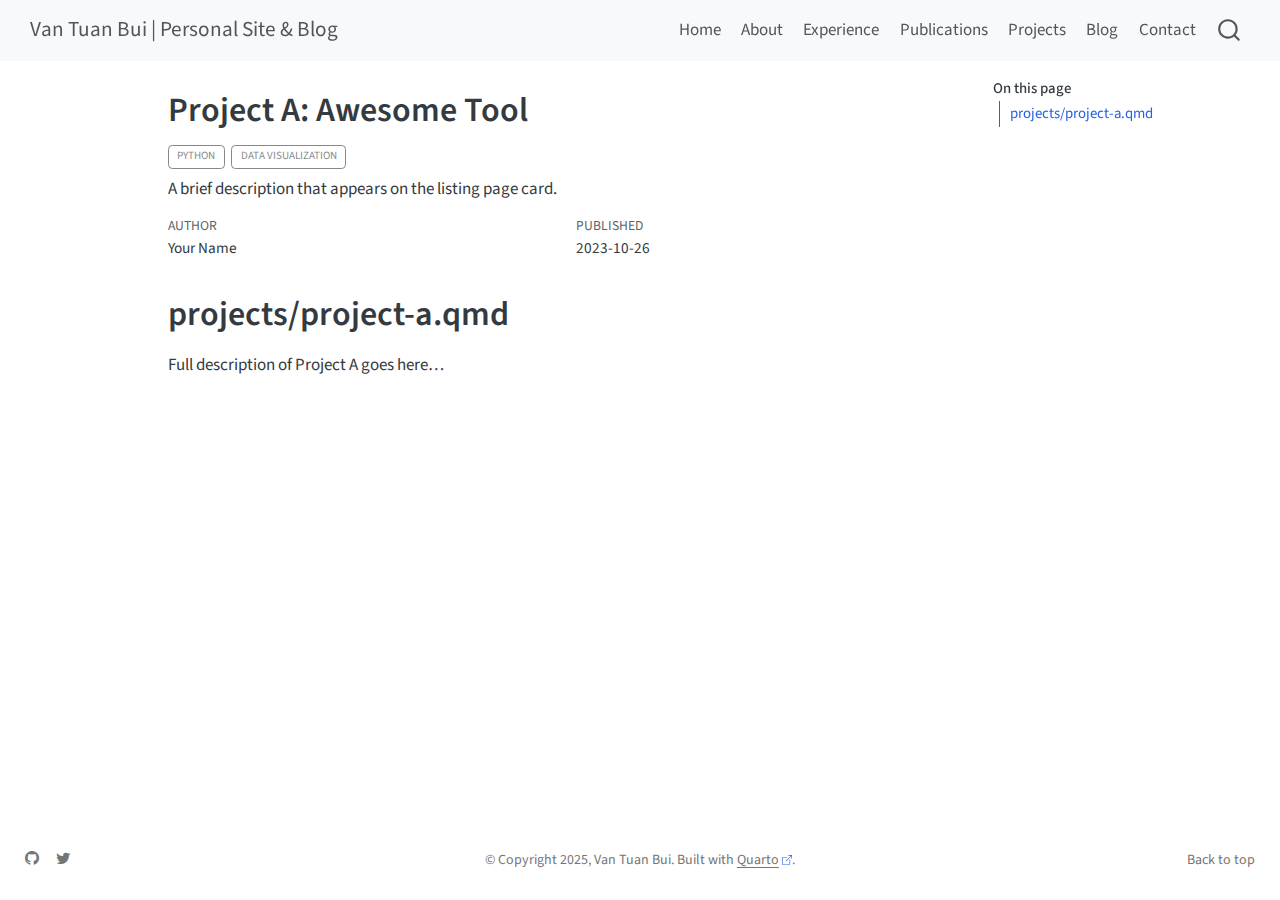
<file: projects/project-a.html>
<!DOCTYPE html>
<html xmlns="http://www.w3.org/1999/xhtml" lang="en" xml:lang="en"><head>

<meta charset="utf-8">
<meta name="generator" content="quarto-1.6.42">

<meta name="viewport" content="width=device-width, initial-scale=1.0, user-scalable=yes">

<meta name="author" content="Your Name">
<meta name="dcterms.date" content="2023-10-26">
<meta name="description" content="A brief description that appears on the listing page card.">

<title>Project A: Awesome Tool – Van Tuan Bui | Personal Site &amp; Blog</title>
<style>
code{white-space: pre-wrap;}
span.smallcaps{font-variant: small-caps;}
div.columns{display: flex; gap: min(4vw, 1.5em);}
div.column{flex: auto; overflow-x: auto;}
div.hanging-indent{margin-left: 1.5em; text-indent: -1.5em;}
ul.task-list{list-style: none;}
ul.task-list li input[type="checkbox"] {
  width: 0.8em;
  margin: 0 0.8em 0.2em -1em; /* quarto-specific, see https://github.com/quarto-dev/quarto-cli/issues/4556 */ 
  vertical-align: middle;
}
</style>


<script src="../site_libs/quarto-nav/quarto-nav.js"></script>
<script src="../site_libs/quarto-nav/headroom.min.js"></script>
<script src="../site_libs/clipboard/clipboard.min.js"></script>
<script src="../site_libs/quarto-search/autocomplete.umd.js"></script>
<script src="../site_libs/quarto-search/fuse.min.js"></script>
<script src="../site_libs/quarto-search/quarto-search.js"></script>
<meta name="quarto:offset" content="../">
<script src="../site_libs/quarto-html/quarto.js"></script>
<script src="../site_libs/quarto-html/popper.min.js"></script>
<script src="../site_libs/quarto-html/tippy.umd.min.js"></script>
<script src="../site_libs/quarto-html/anchor.min.js"></script>
<link href="../site_libs/quarto-html/tippy.css" rel="stylesheet">
<link href="../site_libs/quarto-html/quarto-syntax-highlighting-2f5df379a58b258e96c21c0638c20c03.css" rel="stylesheet" id="quarto-text-highlighting-styles">
<script src="../site_libs/bootstrap/bootstrap.min.js"></script>
<link href="../site_libs/bootstrap/bootstrap-icons.css" rel="stylesheet">
<link href="../site_libs/bootstrap/bootstrap-e31f85148403472964478bc03da244ea.min.css" rel="stylesheet" append-hash="true" id="quarto-bootstrap" data-mode="light">
<script id="quarto-search-options" type="application/json">{
  "location": "navbar",
  "copy-button": false,
  "collapse-after": 3,
  "panel-placement": "end",
  "type": "overlay",
  "limit": 50,
  "keyboard-shortcut": [
    "f",
    "/",
    "s"
  ],
  "show-item-context": false,
  "language": {
    "search-no-results-text": "No results",
    "search-matching-documents-text": "matching documents",
    "search-copy-link-title": "Copy link to search",
    "search-hide-matches-text": "Hide additional matches",
    "search-more-match-text": "more match in this document",
    "search-more-matches-text": "more matches in this document",
    "search-clear-button-title": "Clear",
    "search-text-placeholder": "",
    "search-detached-cancel-button-title": "Cancel",
    "search-submit-button-title": "Submit",
    "search-label": "Search"
  }
}</script>


<link rel="stylesheet" href="../styles.css">
</head>

<body class="nav-fixed">

<div id="quarto-search-results"></div>
  <header id="quarto-header" class="headroom fixed-top">
    <nav class="navbar navbar-expand-lg " data-bs-theme="dark">
      <div class="navbar-container container-fluid">
      <div class="navbar-brand-container mx-auto">
    <a class="navbar-brand" href="../index.html">
    <span class="navbar-title">Van Tuan Bui | Personal Site &amp; Blog</span>
    </a>
  </div>
            <div id="quarto-search" class="" title="Search"></div>
          <button class="navbar-toggler" type="button" data-bs-toggle="collapse" data-bs-target="#navbarCollapse" aria-controls="navbarCollapse" role="menu" aria-expanded="false" aria-label="Toggle navigation" onclick="if (window.quartoToggleHeadroom) { window.quartoToggleHeadroom(); }">
  <span class="navbar-toggler-icon"></span>
</button>
          <div class="collapse navbar-collapse" id="navbarCollapse">
            <ul class="navbar-nav navbar-nav-scroll ms-auto">
  <li class="nav-item">
    <a class="nav-link" href="../index.html"> 
<span class="menu-text">Home</span></a>
  </li>  
  <li class="nav-item">
    <a class="nav-link" href="../about.html"> 
<span class="menu-text">About</span></a>
  </li>  
  <li class="nav-item">
    <a class="nav-link" href="../experience.html"> 
<span class="menu-text">Experience</span></a>
  </li>  
  <li class="nav-item">
    <a class="nav-link" href="../publications.html"> 
<span class="menu-text">Publications</span></a>
  </li>  
  <li class="nav-item">
    <a class="nav-link" href="../projects.html"> 
<span class="menu-text">Projects</span></a>
  </li>  
  <li class="nav-item">
    <a class="nav-link" href="../posts.html"> 
<span class="menu-text">Blog</span></a>
  </li>  
  <li class="nav-item">
    <a class="nav-link" href="../contact.html"> 
<span class="menu-text">Contact</span></a>
  </li>  
</ul>
          </div> <!-- /navcollapse -->
            <div class="quarto-navbar-tools">
</div>
      </div> <!-- /container-fluid -->
    </nav>
</header>
<!-- content -->
<div id="quarto-content" class="quarto-container page-columns page-rows-contents page-layout-article page-navbar">
<!-- sidebar -->
<!-- margin-sidebar -->
    <div id="quarto-margin-sidebar" class="sidebar margin-sidebar">
        <nav id="TOC" role="doc-toc" class="toc-active">
    <h2 id="toc-title">On this page</h2>
   
  <ul>
  <li><a href="#projectsproject-a.qmd" id="toc-projectsproject-a.qmd" class="nav-link active" data-scroll-target="#projectsproject-a.qmd">projects/project-a.qmd</a></li>
  </ul>
</nav>
    </div>
<!-- main -->
<main class="content" id="quarto-document-content">

<header id="title-block-header" class="quarto-title-block default">
<div class="quarto-title">
<h1 class="title">Project A: Awesome Tool</h1>
  <div class="quarto-categories">
    <div class="quarto-category">Python</div>
    <div class="quarto-category">Data Visualization</div>
  </div>
  </div>

<div>
  <div class="description">
    A brief description that appears on the listing page card.
  </div>
</div>


<div class="quarto-title-meta">

    <div>
    <div class="quarto-title-meta-heading">Author</div>
    <div class="quarto-title-meta-contents">
             <p>Your Name </p>
          </div>
  </div>
    
    <div>
    <div class="quarto-title-meta-heading">Published</div>
    <div class="quarto-title-meta-contents">
      <p class="date">2023-10-26</p>
    </div>
  </div>
  
    
  </div>
  


</header>


<section id="projectsproject-a.qmd" class="level1">
<h1>projects/project-a.qmd</h1>
<p>Full description of Project A goes here…</p>


</section>

</main> <!-- /main -->
<script id="quarto-html-after-body" type="application/javascript">
window.document.addEventListener("DOMContentLoaded", function (event) {
  const toggleBodyColorMode = (bsSheetEl) => {
    const mode = bsSheetEl.getAttribute("data-mode");
    const bodyEl = window.document.querySelector("body");
    if (mode === "dark") {
      bodyEl.classList.add("quarto-dark");
      bodyEl.classList.remove("quarto-light");
    } else {
      bodyEl.classList.add("quarto-light");
      bodyEl.classList.remove("quarto-dark");
    }
  }
  const toggleBodyColorPrimary = () => {
    const bsSheetEl = window.document.querySelector("link#quarto-bootstrap");
    if (bsSheetEl) {
      toggleBodyColorMode(bsSheetEl);
    }
  }
  toggleBodyColorPrimary();  
  const icon = "";
  const anchorJS = new window.AnchorJS();
  anchorJS.options = {
    placement: 'right',
    icon: icon
  };
  anchorJS.add('.anchored');
  const isCodeAnnotation = (el) => {
    for (const clz of el.classList) {
      if (clz.startsWith('code-annotation-')) {                     
        return true;
      }
    }
    return false;
  }
  const onCopySuccess = function(e) {
    // button target
    const button = e.trigger;
    // don't keep focus
    button.blur();
    // flash "checked"
    button.classList.add('code-copy-button-checked');
    var currentTitle = button.getAttribute("title");
    button.setAttribute("title", "Copied!");
    let tooltip;
    if (window.bootstrap) {
      button.setAttribute("data-bs-toggle", "tooltip");
      button.setAttribute("data-bs-placement", "left");
      button.setAttribute("data-bs-title", "Copied!");
      tooltip = new bootstrap.Tooltip(button, 
        { trigger: "manual", 
          customClass: "code-copy-button-tooltip",
          offset: [0, -8]});
      tooltip.show();    
    }
    setTimeout(function() {
      if (tooltip) {
        tooltip.hide();
        button.removeAttribute("data-bs-title");
        button.removeAttribute("data-bs-toggle");
        button.removeAttribute("data-bs-placement");
      }
      button.setAttribute("title", currentTitle);
      button.classList.remove('code-copy-button-checked');
    }, 1000);
    // clear code selection
    e.clearSelection();
  }
  const getTextToCopy = function(trigger) {
      const codeEl = trigger.previousElementSibling.cloneNode(true);
      for (const childEl of codeEl.children) {
        if (isCodeAnnotation(childEl)) {
          childEl.remove();
        }
      }
      return codeEl.innerText;
  }
  const clipboard = new window.ClipboardJS('.code-copy-button:not([data-in-quarto-modal])', {
    text: getTextToCopy
  });
  clipboard.on('success', onCopySuccess);
  if (window.document.getElementById('quarto-embedded-source-code-modal')) {
    const clipboardModal = new window.ClipboardJS('.code-copy-button[data-in-quarto-modal]', {
      text: getTextToCopy,
      container: window.document.getElementById('quarto-embedded-source-code-modal')
    });
    clipboardModal.on('success', onCopySuccess);
  }
    var localhostRegex = new RegExp(/^(?:http|https):\/\/localhost\:?[0-9]*\//);
    var mailtoRegex = new RegExp(/^mailto:/);
      var filterRegex = new RegExp('/' + window.location.host + '/');
    var isInternal = (href) => {
        return filterRegex.test(href) || localhostRegex.test(href) || mailtoRegex.test(href);
    }
    // Inspect non-navigation links and adorn them if external
 	var links = window.document.querySelectorAll('a[href]:not(.nav-link):not(.navbar-brand):not(.toc-action):not(.sidebar-link):not(.sidebar-item-toggle):not(.pagination-link):not(.no-external):not([aria-hidden]):not(.dropdown-item):not(.quarto-navigation-tool):not(.about-link)');
    for (var i=0; i<links.length; i++) {
      const link = links[i];
      if (!isInternal(link.href)) {
        // undo the damage that might have been done by quarto-nav.js in the case of
        // links that we want to consider external
        if (link.dataset.originalHref !== undefined) {
          link.href = link.dataset.originalHref;
        }
          // target, if specified
          link.setAttribute("target", "_blank");
          if (link.getAttribute("rel") === null) {
            link.setAttribute("rel", "noopener");
          }
          // default icon
          link.classList.add("external");
      }
    }
  function tippyHover(el, contentFn, onTriggerFn, onUntriggerFn) {
    const config = {
      allowHTML: true,
      maxWidth: 500,
      delay: 100,
      arrow: false,
      appendTo: function(el) {
          return el.parentElement;
      },
      interactive: true,
      interactiveBorder: 10,
      theme: 'quarto',
      placement: 'bottom-start',
    };
    if (contentFn) {
      config.content = contentFn;
    }
    if (onTriggerFn) {
      config.onTrigger = onTriggerFn;
    }
    if (onUntriggerFn) {
      config.onUntrigger = onUntriggerFn;
    }
    window.tippy(el, config); 
  }
  const noterefs = window.document.querySelectorAll('a[role="doc-noteref"]');
  for (var i=0; i<noterefs.length; i++) {
    const ref = noterefs[i];
    tippyHover(ref, function() {
      // use id or data attribute instead here
      let href = ref.getAttribute('data-footnote-href') || ref.getAttribute('href');
      try { href = new URL(href).hash; } catch {}
      const id = href.replace(/^#\/?/, "");
      const note = window.document.getElementById(id);
      if (note) {
        return note.innerHTML;
      } else {
        return "";
      }
    });
  }
  const xrefs = window.document.querySelectorAll('a.quarto-xref');
  const processXRef = (id, note) => {
    // Strip column container classes
    const stripColumnClz = (el) => {
      el.classList.remove("page-full", "page-columns");
      if (el.children) {
        for (const child of el.children) {
          stripColumnClz(child);
        }
      }
    }
    stripColumnClz(note)
    if (id === null || id.startsWith('sec-')) {
      // Special case sections, only their first couple elements
      const container = document.createElement("div");
      if (note.children && note.children.length > 2) {
        container.appendChild(note.children[0].cloneNode(true));
        for (let i = 1; i < note.children.length; i++) {
          const child = note.children[i];
          if (child.tagName === "P" && child.innerText === "") {
            continue;
          } else {
            container.appendChild(child.cloneNode(true));
            break;
          }
        }
        if (window.Quarto?.typesetMath) {
          window.Quarto.typesetMath(container);
        }
        return container.innerHTML
      } else {
        if (window.Quarto?.typesetMath) {
          window.Quarto.typesetMath(note);
        }
        return note.innerHTML;
      }
    } else {
      // Remove any anchor links if they are present
      const anchorLink = note.querySelector('a.anchorjs-link');
      if (anchorLink) {
        anchorLink.remove();
      }
      if (window.Quarto?.typesetMath) {
        window.Quarto.typesetMath(note);
      }
      if (note.classList.contains("callout")) {
        return note.outerHTML;
      } else {
        return note.innerHTML;
      }
    }
  }
  for (var i=0; i<xrefs.length; i++) {
    const xref = xrefs[i];
    tippyHover(xref, undefined, function(instance) {
      instance.disable();
      let url = xref.getAttribute('href');
      let hash = undefined; 
      if (url.startsWith('#')) {
        hash = url;
      } else {
        try { hash = new URL(url).hash; } catch {}
      }
      if (hash) {
        const id = hash.replace(/^#\/?/, "");
        const note = window.document.getElementById(id);
        if (note !== null) {
          try {
            const html = processXRef(id, note.cloneNode(true));
            instance.setContent(html);
          } finally {
            instance.enable();
            instance.show();
          }
        } else {
          // See if we can fetch this
          fetch(url.split('#')[0])
          .then(res => res.text())
          .then(html => {
            const parser = new DOMParser();
            const htmlDoc = parser.parseFromString(html, "text/html");
            const note = htmlDoc.getElementById(id);
            if (note !== null) {
              const html = processXRef(id, note);
              instance.setContent(html);
            } 
          }).finally(() => {
            instance.enable();
            instance.show();
          });
        }
      } else {
        // See if we can fetch a full url (with no hash to target)
        // This is a special case and we should probably do some content thinning / targeting
        fetch(url)
        .then(res => res.text())
        .then(html => {
          const parser = new DOMParser();
          const htmlDoc = parser.parseFromString(html, "text/html");
          const note = htmlDoc.querySelector('main.content');
          if (note !== null) {
            // This should only happen for chapter cross references
            // (since there is no id in the URL)
            // remove the first header
            if (note.children.length > 0 && note.children[0].tagName === "HEADER") {
              note.children[0].remove();
            }
            const html = processXRef(null, note);
            instance.setContent(html);
          } 
        }).finally(() => {
          instance.enable();
          instance.show();
        });
      }
    }, function(instance) {
    });
  }
      let selectedAnnoteEl;
      const selectorForAnnotation = ( cell, annotation) => {
        let cellAttr = 'data-code-cell="' + cell + '"';
        let lineAttr = 'data-code-annotation="' +  annotation + '"';
        const selector = 'span[' + cellAttr + '][' + lineAttr + ']';
        return selector;
      }
      const selectCodeLines = (annoteEl) => {
        const doc = window.document;
        const targetCell = annoteEl.getAttribute("data-target-cell");
        const targetAnnotation = annoteEl.getAttribute("data-target-annotation");
        const annoteSpan = window.document.querySelector(selectorForAnnotation(targetCell, targetAnnotation));
        const lines = annoteSpan.getAttribute("data-code-lines").split(",");
        const lineIds = lines.map((line) => {
          return targetCell + "-" + line;
        })
        let top = null;
        let height = null;
        let parent = null;
        if (lineIds.length > 0) {
            //compute the position of the single el (top and bottom and make a div)
            const el = window.document.getElementById(lineIds[0]);
            top = el.offsetTop;
            height = el.offsetHeight;
            parent = el.parentElement.parentElement;
          if (lineIds.length > 1) {
            const lastEl = window.document.getElementById(lineIds[lineIds.length - 1]);
            const bottom = lastEl.offsetTop + lastEl.offsetHeight;
            height = bottom - top;
          }
          if (top !== null && height !== null && parent !== null) {
            // cook up a div (if necessary) and position it 
            let div = window.document.getElementById("code-annotation-line-highlight");
            if (div === null) {
              div = window.document.createElement("div");
              div.setAttribute("id", "code-annotation-line-highlight");
              div.style.position = 'absolute';
              parent.appendChild(div);
            }
            div.style.top = top - 2 + "px";
            div.style.height = height + 4 + "px";
            div.style.left = 0;
            let gutterDiv = window.document.getElementById("code-annotation-line-highlight-gutter");
            if (gutterDiv === null) {
              gutterDiv = window.document.createElement("div");
              gutterDiv.setAttribute("id", "code-annotation-line-highlight-gutter");
              gutterDiv.style.position = 'absolute';
              const codeCell = window.document.getElementById(targetCell);
              const gutter = codeCell.querySelector('.code-annotation-gutter');
              gutter.appendChild(gutterDiv);
            }
            gutterDiv.style.top = top - 2 + "px";
            gutterDiv.style.height = height + 4 + "px";
          }
          selectedAnnoteEl = annoteEl;
        }
      };
      const unselectCodeLines = () => {
        const elementsIds = ["code-annotation-line-highlight", "code-annotation-line-highlight-gutter"];
        elementsIds.forEach((elId) => {
          const div = window.document.getElementById(elId);
          if (div) {
            div.remove();
          }
        });
        selectedAnnoteEl = undefined;
      };
        // Handle positioning of the toggle
    window.addEventListener(
      "resize",
      throttle(() => {
        elRect = undefined;
        if (selectedAnnoteEl) {
          selectCodeLines(selectedAnnoteEl);
        }
      }, 10)
    );
    function throttle(fn, ms) {
    let throttle = false;
    let timer;
      return (...args) => {
        if(!throttle) { // first call gets through
            fn.apply(this, args);
            throttle = true;
        } else { // all the others get throttled
            if(timer) clearTimeout(timer); // cancel #2
            timer = setTimeout(() => {
              fn.apply(this, args);
              timer = throttle = false;
            }, ms);
        }
      };
    }
      // Attach click handler to the DT
      const annoteDls = window.document.querySelectorAll('dt[data-target-cell]');
      for (const annoteDlNode of annoteDls) {
        annoteDlNode.addEventListener('click', (event) => {
          const clickedEl = event.target;
          if (clickedEl !== selectedAnnoteEl) {
            unselectCodeLines();
            const activeEl = window.document.querySelector('dt[data-target-cell].code-annotation-active');
            if (activeEl) {
              activeEl.classList.remove('code-annotation-active');
            }
            selectCodeLines(clickedEl);
            clickedEl.classList.add('code-annotation-active');
          } else {
            // Unselect the line
            unselectCodeLines();
            clickedEl.classList.remove('code-annotation-active');
          }
        });
      }
  const findCites = (el) => {
    const parentEl = el.parentElement;
    if (parentEl) {
      const cites = parentEl.dataset.cites;
      if (cites) {
        return {
          el,
          cites: cites.split(' ')
        };
      } else {
        return findCites(el.parentElement)
      }
    } else {
      return undefined;
    }
  };
  var bibliorefs = window.document.querySelectorAll('a[role="doc-biblioref"]');
  for (var i=0; i<bibliorefs.length; i++) {
    const ref = bibliorefs[i];
    const citeInfo = findCites(ref);
    if (citeInfo) {
      tippyHover(citeInfo.el, function() {
        var popup = window.document.createElement('div');
        citeInfo.cites.forEach(function(cite) {
          var citeDiv = window.document.createElement('div');
          citeDiv.classList.add('hanging-indent');
          citeDiv.classList.add('csl-entry');
          var biblioDiv = window.document.getElementById('ref-' + cite);
          if (biblioDiv) {
            citeDiv.innerHTML = biblioDiv.innerHTML;
          }
          popup.appendChild(citeDiv);
        });
        return popup.innerHTML;
      });
    }
  }
});
</script>
</div> <!-- /content -->
<footer class="footer">
  <div class="nav-footer">
    <div class="nav-footer-left">
      <ul class="footer-items list-unstyled">
    <li class="nav-item compact">
    <a class="nav-link" href="https://github.com/">
      <i class="bi bi-github" role="img">
</i> 
    </a>
  </li>  
    <li class="nav-item compact">
    <a class="nav-link" href="https://twitter.com/">
      <i class="bi bi-twitter" role="img">
</i> 
    </a>
  </li>  
</ul>
    </div>   
    <div class="nav-footer-center">
<p>© Copyright 2025, Van Tuan Bui. Built with <a href="https://quarto.org/">Quarto</a>.</p>
</div>
    <div class="nav-footer-right">
      <ul class="footer-items list-unstyled">
    <li class="nav-item">
    <a class="nav-link" href="../#top">
<p>Back to top</p>
</a>
  </li>  
</ul>
    </div>
  </div>
</footer>




</body></html>
</file>
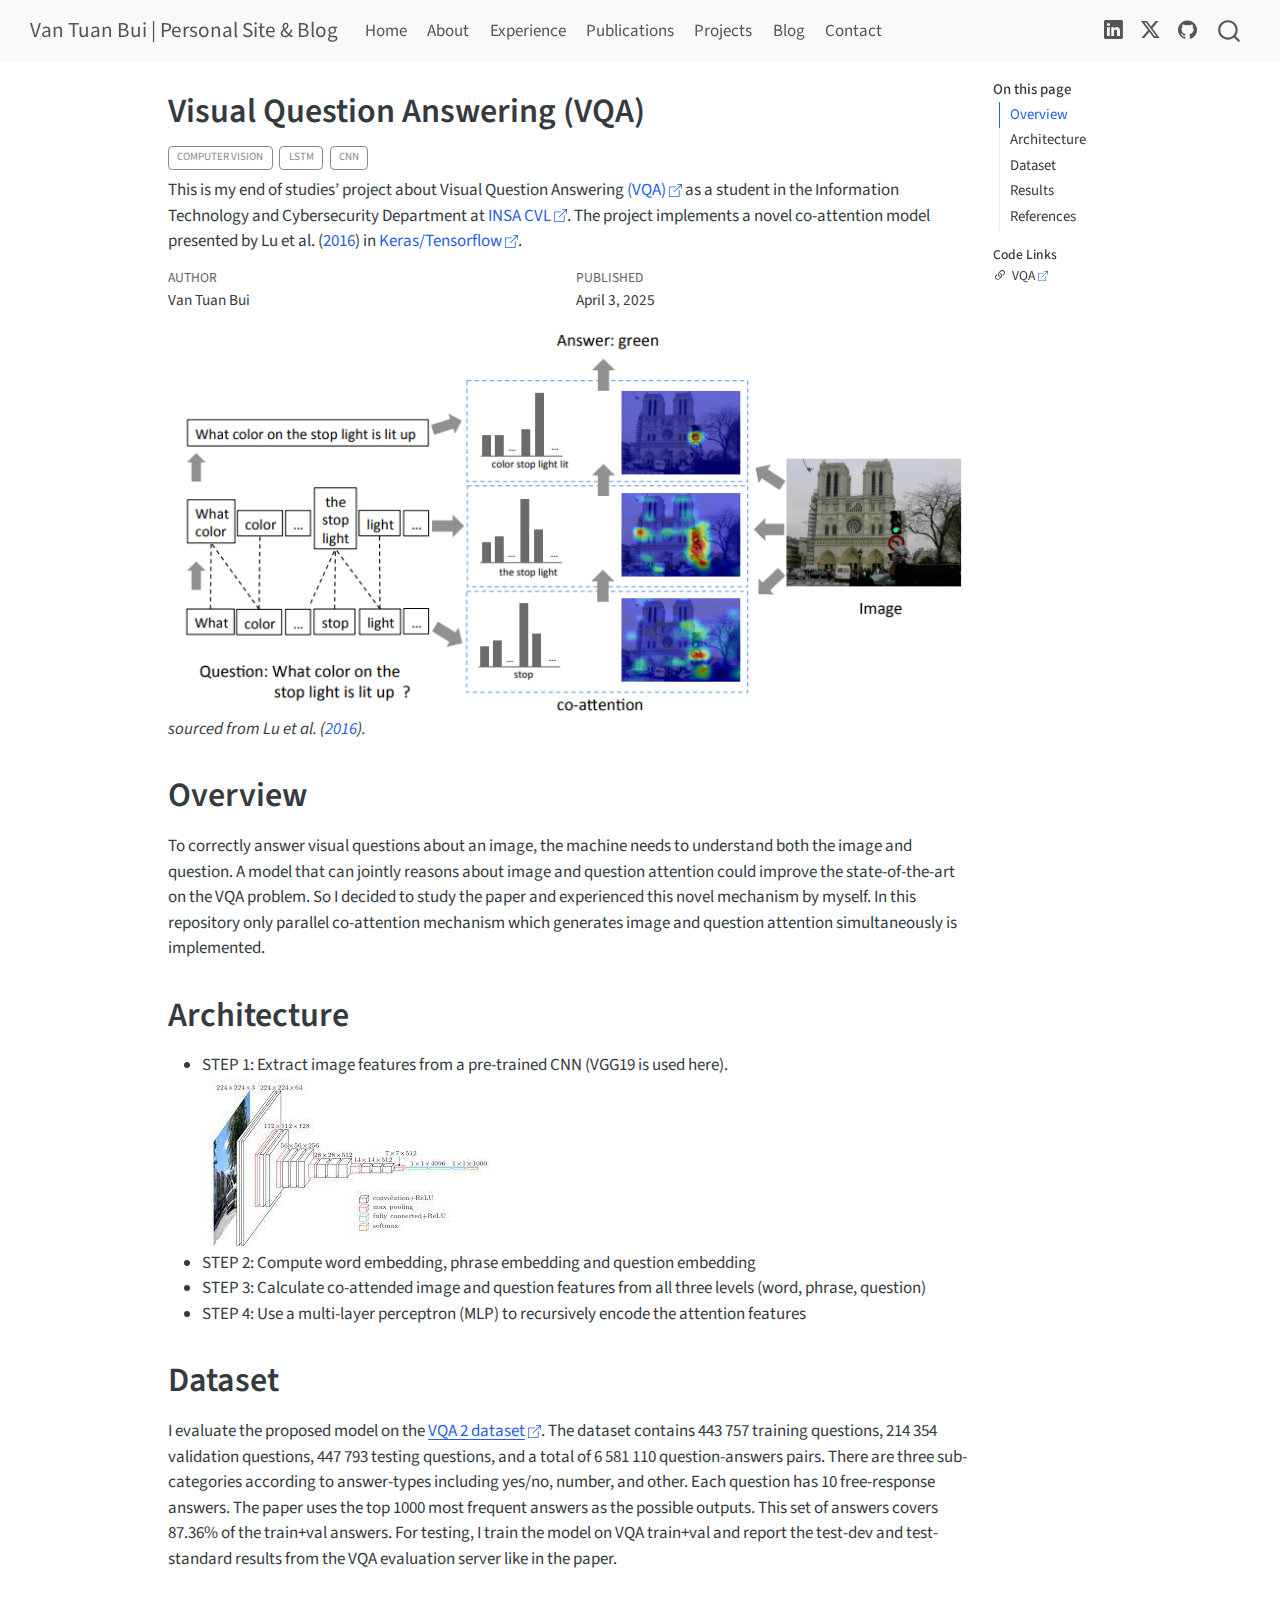
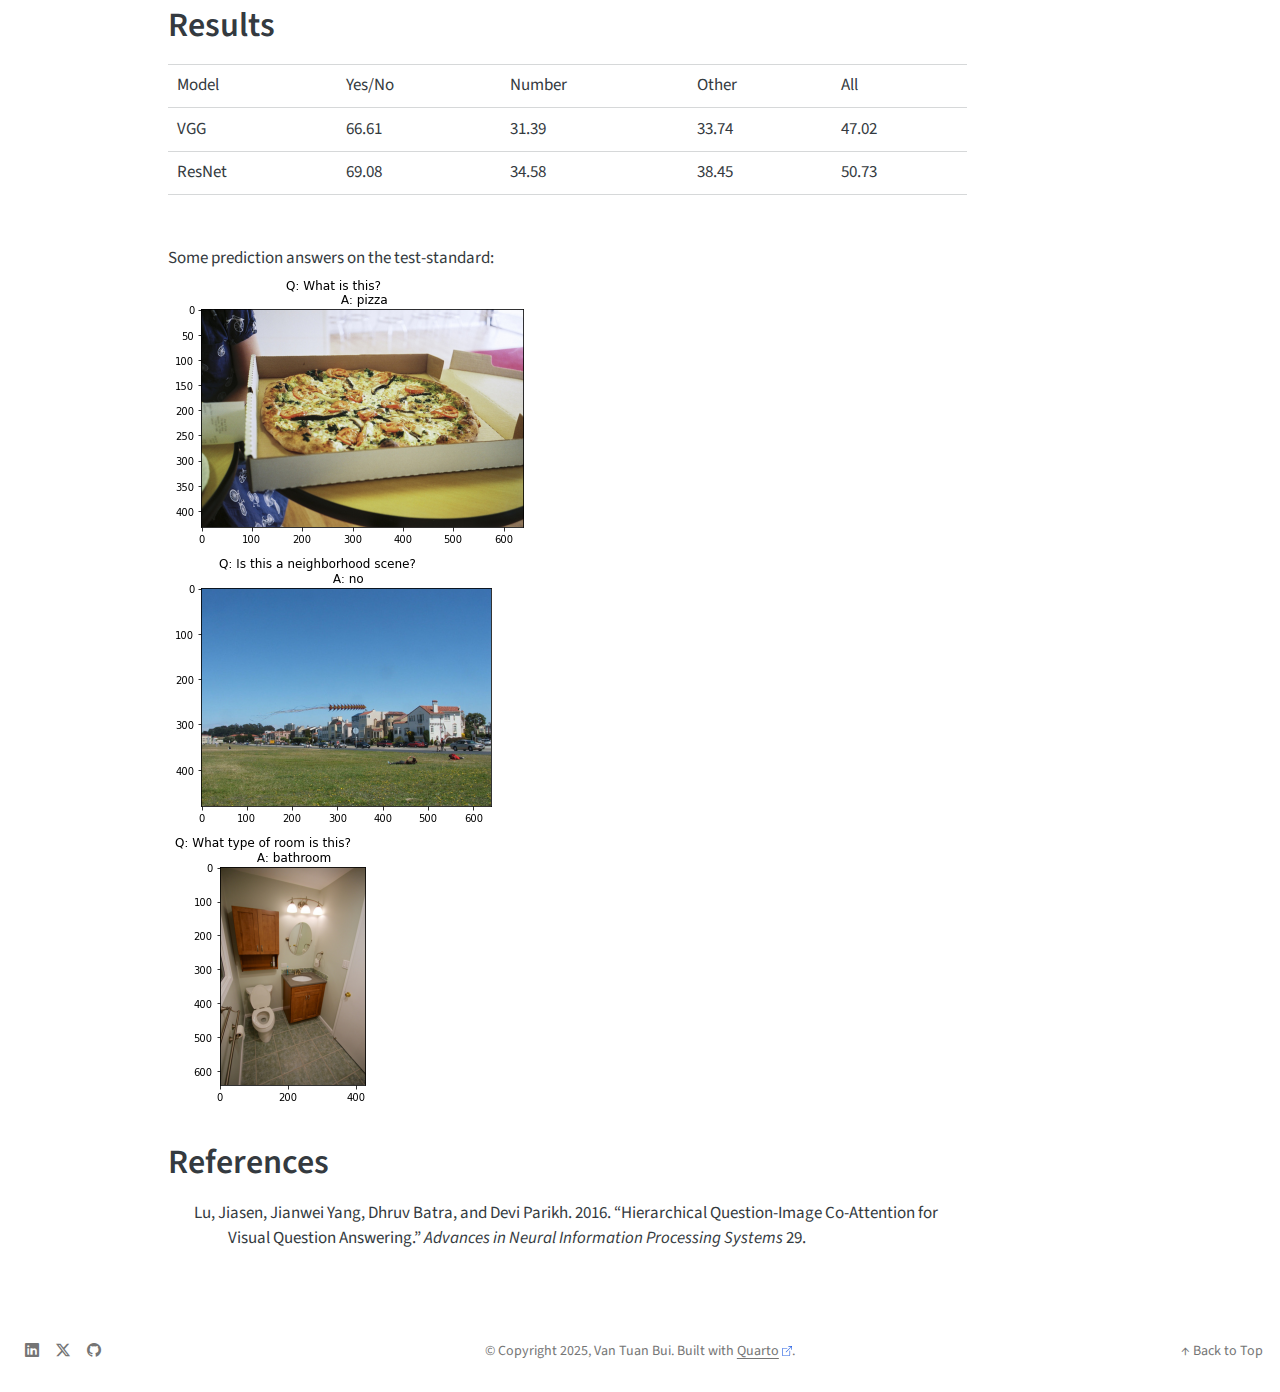
<file: projects/VQA.html>
<!DOCTYPE html>
<html xmlns="http://www.w3.org/1999/xhtml" lang="en" xml:lang="en"><head>

<meta charset="utf-8">
<meta name="generator" content="quarto-1.6.42">

<meta name="viewport" content="width=device-width, initial-scale=1.0, user-scalable=yes">

<meta name="author" content="Van Tuan Bui">
<meta name="dcterms.date" content="2025-04-03">
<meta name="description" content="This is my end of studies’ project about Visual Question Answering (VQA) as a student in the Information Technology and Cybersecurity Department at INSA CVL. The project implements a novel co-attention model presented by Lu et al. (2016) in Keras/Tensorflow.">

<title>Visual Question Answering (VQA) – Van Tuan Bui | Personal Site &amp; Blog</title>
<style>
code{white-space: pre-wrap;}
span.smallcaps{font-variant: small-caps;}
div.columns{display: flex; gap: min(4vw, 1.5em);}
div.column{flex: auto; overflow-x: auto;}
div.hanging-indent{margin-left: 1.5em; text-indent: -1.5em;}
ul.task-list{list-style: none;}
ul.task-list li input[type="checkbox"] {
  width: 0.8em;
  margin: 0 0.8em 0.2em -1em; /* quarto-specific, see https://github.com/quarto-dev/quarto-cli/issues/4556 */ 
  vertical-align: middle;
}
/* CSS for citations */
div.csl-bib-body { }
div.csl-entry {
  clear: both;
  margin-bottom: 0em;
}
.hanging-indent div.csl-entry {
  margin-left:2em;
  text-indent:-2em;
}
div.csl-left-margin {
  min-width:2em;
  float:left;
}
div.csl-right-inline {
  margin-left:2em;
  padding-left:1em;
}
div.csl-indent {
  margin-left: 2em;
}</style>


<script src="../site_libs/quarto-nav/quarto-nav.js"></script>
<script src="../site_libs/quarto-nav/headroom.min.js"></script>
<script src="../site_libs/clipboard/clipboard.min.js"></script>
<script src="../site_libs/quarto-search/autocomplete.umd.js"></script>
<script src="../site_libs/quarto-search/fuse.min.js"></script>
<script src="../site_libs/quarto-search/quarto-search.js"></script>
<meta name="quarto:offset" content="../">
<script src="../site_libs/quarto-html/quarto.js"></script>
<script src="../site_libs/quarto-html/popper.min.js"></script>
<script src="../site_libs/quarto-html/tippy.umd.min.js"></script>
<script src="../site_libs/quarto-html/anchor.min.js"></script>
<link href="../site_libs/quarto-html/tippy.css" rel="stylesheet">
<link href="../site_libs/quarto-html/quarto-syntax-highlighting-2f5df379a58b258e96c21c0638c20c03.css" rel="stylesheet" id="quarto-text-highlighting-styles">
<script src="../site_libs/bootstrap/bootstrap.min.js"></script>
<link href="../site_libs/bootstrap/bootstrap-icons.css" rel="stylesheet">
<link href="../site_libs/bootstrap/bootstrap-e31f85148403472964478bc03da244ea.min.css" rel="stylesheet" append-hash="true" id="quarto-bootstrap" data-mode="light">
<script id="quarto-search-options" type="application/json">{
  "location": "navbar",
  "copy-button": false,
  "collapse-after": 3,
  "panel-placement": "end",
  "type": "overlay",
  "limit": 50,
  "keyboard-shortcut": [
    "f",
    "/",
    "s"
  ],
  "show-item-context": false,
  "language": {
    "search-no-results-text": "No results",
    "search-matching-documents-text": "matching documents",
    "search-copy-link-title": "Copy link to search",
    "search-hide-matches-text": "Hide additional matches",
    "search-more-match-text": "more match in this document",
    "search-more-matches-text": "more matches in this document",
    "search-clear-button-title": "Clear",
    "search-text-placeholder": "",
    "search-detached-cancel-button-title": "Cancel",
    "search-submit-button-title": "Submit",
    "search-label": "Search"
  }
}</script>


<link rel="stylesheet" href="../styles.css">
</head>

<body class="nav-fixed">

<div id="quarto-search-results"></div>
  <header id="quarto-header" class="headroom fixed-top">
    <nav class="navbar navbar-expand-lg " data-bs-theme="dark">
      <div class="navbar-container container-fluid">
      <div class="navbar-brand-container mx-auto">
    <a class="navbar-brand" href="../index.html">
    <span class="navbar-title">Van Tuan Bui | Personal Site &amp; Blog</span>
    </a>
  </div>
            <div id="quarto-search" class="" title="Search"></div>
          <button class="navbar-toggler" type="button" data-bs-toggle="collapse" data-bs-target="#navbarCollapse" aria-controls="navbarCollapse" role="menu" aria-expanded="false" aria-label="Toggle navigation" onclick="if (window.quartoToggleHeadroom) { window.quartoToggleHeadroom(); }">
  <span class="navbar-toggler-icon"></span>
</button>
          <div class="collapse navbar-collapse" id="navbarCollapse">
            <ul class="navbar-nav navbar-nav-scroll me-auto">
  <li class="nav-item">
    <a class="nav-link" href="../index.html"> 
<span class="menu-text">Home</span></a>
  </li>  
  <li class="nav-item">
    <a class="nav-link" href="../about.html"> 
<span class="menu-text">About</span></a>
  </li>  
  <li class="nav-item">
    <a class="nav-link" href="../experience.html"> 
<span class="menu-text">Experience</span></a>
  </li>  
  <li class="nav-item">
    <a class="nav-link" href="../publications.html"> 
<span class="menu-text">Publications</span></a>
  </li>  
  <li class="nav-item">
    <a class="nav-link" href="../projects.html"> 
<span class="menu-text">Projects</span></a>
  </li>  
  <li class="nav-item">
    <a class="nav-link" href="../posts.html"> 
<span class="menu-text">Blog</span></a>
  </li>  
  <li class="nav-item">
    <a class="nav-link" href="../contact.html"> 
<span class="menu-text">Contact</span></a>
  </li>  
</ul>
            <ul class="navbar-nav navbar-nav-scroll ms-auto">
  <li class="nav-item compact">
    <a class="nav-link" href="https://www.linkedin.com/in/van-tuan-bui"> <i class="bi bi-linkedin" role="img">
</i> 
<span class="menu-text"></span></a>
  </li>  
  <li class="nav-item compact">
    <a class="nav-link" href="https://x.com/bvttuan"> <i class="bi bi-twitter-x" role="img">
</i> 
<span class="menu-text"></span></a>
  </li>  
  <li class="nav-item compact">
    <a class="nav-link" href="https://github.com/bvantuan"> <i class="bi bi-github" role="img">
</i> 
<span class="menu-text"></span></a>
  </li>  
</ul>
          </div> <!-- /navcollapse -->
            <div class="quarto-navbar-tools">
</div>
      </div> <!-- /container-fluid -->
    </nav>
</header>
<!-- content -->
<div id="quarto-content" class="quarto-container page-columns page-rows-contents page-layout-article page-navbar">
<!-- sidebar -->
<!-- margin-sidebar -->
    <div id="quarto-margin-sidebar" class="sidebar margin-sidebar">
        <nav id="TOC" role="doc-toc" class="toc-active">
    <h2 id="toc-title">On this page</h2>
   
  <ul>
  <li><a href="#overview" id="toc-overview" class="nav-link active" data-scroll-target="#overview">Overview</a></li>
  <li><a href="#architecture" id="toc-architecture" class="nav-link" data-scroll-target="#architecture">Architecture</a></li>
  <li><a href="#dataset" id="toc-dataset" class="nav-link" data-scroll-target="#dataset">Dataset</a></li>
  <li><a href="#results" id="toc-results" class="nav-link" data-scroll-target="#results">Results</a></li>
  <li><a href="#references" id="toc-references" class="nav-link" data-scroll-target="#references">References</a></li>
  </ul>
<div class="quarto-code-links"><h2>Code Links</h2><ul><li><a href="https://github.com/bvantuan/VQA"><i class="bi bi-link-45deg"></i>VQA</a></li></ul></div></nav>
    </div>
<!-- main -->
<main class="content" id="quarto-document-content">

<header id="title-block-header" class="quarto-title-block default">
<div class="quarto-title">
<h1 class="title">Visual Question Answering (VQA)</h1>
  <div class="quarto-categories">
    <div class="quarto-category">Computer Vision</div>
    <div class="quarto-category">LSTM</div>
    <div class="quarto-category">CNN</div>
  </div>
  </div>

<div>
  <div class="description">
    This is my end of studies’ project about Visual Question Answering <a href="https://visualqa.org/">(VQA)</a> as a student in the Information Technology and Cybersecurity Department at <a href="https://insa-centrevaldeloire.fr/">INSA CVL</a>. The project implements a novel co-attention model presented by <span class="citation" data-cites="lu2016hierarchical">Lu et al. (<a href="#ref-lu2016hierarchical" role="doc-biblioref">2016</a>)</span> in <a href="https://www.tensorflow.org/">Keras/Tensorflow</a>.
  </div>
</div>


<div class="quarto-title-meta">

    <div>
    <div class="quarto-title-meta-heading">Author</div>
    <div class="quarto-title-meta-contents">
             <p>Van Tuan Bui </p>
          </div>
  </div>
    
    <div>
    <div class="quarto-title-meta-heading">Published</div>
    <div class="quarto-title-meta-contents">
      <p class="date">April 3, 2025</p>
    </div>
  </div>
  
    
  </div>
  


</header>


<p><img src="co-attention_model.png" class="img-fluid" style="width:100.0%"> <em>sourced from <span class="citation" data-cites="lu2016hierarchical">Lu et al. (<a href="#ref-lu2016hierarchical" role="doc-biblioref">2016</a>)</span>.</em></p>
<section id="overview" class="level1">
<h1>Overview</h1>
<p>To correctly answer visual questions about an image, the machine needs to understand both the image and question. A model that can jointly reasons about image and question attention could improve the state-of-the-art on the VQA problem. So I decided to study the paper and experienced this novel mechanism by myself. In this repository only parallel co-attention mechanism which generates image and question attention simultaneously is implemented.</p>
</section>
<section id="architecture" class="level1">
<h1>Architecture</h1>
<ul>
<li>STEP 1: Extract image features from a pre-trained CNN (VGG19 is used here). <img src="VGG.jpg" class="img-fluid" alt="VGG architecture"></li>
<li>STEP 2: Compute word embedding, phrase embedding and question embedding</li>
<li>STEP 3: Calculate co-attended image and question features from all three levels (word, phrase, question)</li>
<li>STEP 4: Use a multi-layer perceptron (MLP) to recursively encode the attention features</li>
</ul>
</section>
<section id="dataset" class="level1">
<h1>Dataset</h1>
<p>I evaluate the proposed model on the <a href="https://visualqa.org/download.html">VQA 2 dataset</a>. The dataset contains 443 757 training questions, 214 354 validation questions, 447 793 testing questions, and a total of 6 581 110 question-answers pairs. There are three sub-categories according to answer-types including yes/no, number, and other. Each question has 10 free-response answers. The paper uses the top 1000 most frequent answers as the possible outputs. This set of answers covers 87.36% of the train+val answers. For testing, I train the model on VQA train+val and report the test-dev and test-standard results from the VQA evaluation server like in the paper.</p>
</section>
<section id="results" class="level1">
<h1>Results</h1>
<table class="caption-top table" data-quarto-postprocess="true">
<tbody>
<tr class="odd">
<td data-quarto-table-cell-role="th">Model</td>
<td data-quarto-table-cell-role="th">Yes/No</td>
<td data-quarto-table-cell-role="th">Number</td>
<td data-quarto-table-cell-role="th">Other</td>
<td data-quarto-table-cell-role="th">All</td>
</tr>
<tr class="even">
<td>VGG</td>
<td>66.61</td>
<td>31.39</td>
<td>33.74</td>
<td>47.02</td>
</tr>
<tr class="odd">
<td>ResNet</td>
<td>69.08</td>
<td>34.58</td>
<td>38.45</td>
<td>50.73</td>
</tr>
</tbody>
</table>
<p><br>
</p>
<p>Some prediction answers on the test-standard:<br>
<img src="example1.png" class="img-fluid" alt="Example 1"><br>
<img src="example2.png" class="img-fluid" alt="Example 2"><br>
<img src="example3.png" class="img-fluid" alt="Example 3"><br>
</p>
</section>
<section id="references" class="level1">
<h1>References</h1>
<!-- This div tells Quarto where to render the bibliography for this page -->
<div id="refs" class="references csl-bib-body hanging-indent" data-entry-spacing="0" role="list">
<div id="ref-lu2016hierarchical" class="csl-entry" role="listitem">
Lu, Jiasen, Jianwei Yang, Dhruv Batra, and Devi Parikh. 2016. <span>“Hierarchical Question-Image Co-Attention for Visual Question Answering.”</span> <em>Advances in Neural Information Processing Systems</em> 29.
</div>
</div>


</section>

</main> <!-- /main -->
<script id="quarto-html-after-body" type="application/javascript">
window.document.addEventListener("DOMContentLoaded", function (event) {
  const toggleBodyColorMode = (bsSheetEl) => {
    const mode = bsSheetEl.getAttribute("data-mode");
    const bodyEl = window.document.querySelector("body");
    if (mode === "dark") {
      bodyEl.classList.add("quarto-dark");
      bodyEl.classList.remove("quarto-light");
    } else {
      bodyEl.classList.add("quarto-light");
      bodyEl.classList.remove("quarto-dark");
    }
  }
  const toggleBodyColorPrimary = () => {
    const bsSheetEl = window.document.querySelector("link#quarto-bootstrap");
    if (bsSheetEl) {
      toggleBodyColorMode(bsSheetEl);
    }
  }
  toggleBodyColorPrimary();  
  const icon = "";
  const anchorJS = new window.AnchorJS();
  anchorJS.options = {
    placement: 'right',
    icon: icon
  };
  anchorJS.add('.anchored');
  const isCodeAnnotation = (el) => {
    for (const clz of el.classList) {
      if (clz.startsWith('code-annotation-')) {                     
        return true;
      }
    }
    return false;
  }
  const onCopySuccess = function(e) {
    // button target
    const button = e.trigger;
    // don't keep focus
    button.blur();
    // flash "checked"
    button.classList.add('code-copy-button-checked');
    var currentTitle = button.getAttribute("title");
    button.setAttribute("title", "Copied!");
    let tooltip;
    if (window.bootstrap) {
      button.setAttribute("data-bs-toggle", "tooltip");
      button.setAttribute("data-bs-placement", "left");
      button.setAttribute("data-bs-title", "Copied!");
      tooltip = new bootstrap.Tooltip(button, 
        { trigger: "manual", 
          customClass: "code-copy-button-tooltip",
          offset: [0, -8]});
      tooltip.show();    
    }
    setTimeout(function() {
      if (tooltip) {
        tooltip.hide();
        button.removeAttribute("data-bs-title");
        button.removeAttribute("data-bs-toggle");
        button.removeAttribute("data-bs-placement");
      }
      button.setAttribute("title", currentTitle);
      button.classList.remove('code-copy-button-checked');
    }, 1000);
    // clear code selection
    e.clearSelection();
  }
  const getTextToCopy = function(trigger) {
      const codeEl = trigger.previousElementSibling.cloneNode(true);
      for (const childEl of codeEl.children) {
        if (isCodeAnnotation(childEl)) {
          childEl.remove();
        }
      }
      return codeEl.innerText;
  }
  const clipboard = new window.ClipboardJS('.code-copy-button:not([data-in-quarto-modal])', {
    text: getTextToCopy
  });
  clipboard.on('success', onCopySuccess);
  if (window.document.getElementById('quarto-embedded-source-code-modal')) {
    const clipboardModal = new window.ClipboardJS('.code-copy-button[data-in-quarto-modal]', {
      text: getTextToCopy,
      container: window.document.getElementById('quarto-embedded-source-code-modal')
    });
    clipboardModal.on('success', onCopySuccess);
  }
    var localhostRegex = new RegExp(/^(?:http|https):\/\/localhost\:?[0-9]*\//);
    var mailtoRegex = new RegExp(/^mailto:/);
      var filterRegex = new RegExp('/' + window.location.host + '/');
    var isInternal = (href) => {
        return filterRegex.test(href) || localhostRegex.test(href) || mailtoRegex.test(href);
    }
    // Inspect non-navigation links and adorn them if external
 	var links = window.document.querySelectorAll('a[href]:not(.nav-link):not(.navbar-brand):not(.toc-action):not(.sidebar-link):not(.sidebar-item-toggle):not(.pagination-link):not(.no-external):not([aria-hidden]):not(.dropdown-item):not(.quarto-navigation-tool):not(.about-link)');
    for (var i=0; i<links.length; i++) {
      const link = links[i];
      if (!isInternal(link.href)) {
        // undo the damage that might have been done by quarto-nav.js in the case of
        // links that we want to consider external
        if (link.dataset.originalHref !== undefined) {
          link.href = link.dataset.originalHref;
        }
          // target, if specified
          link.setAttribute("target", "_blank");
          if (link.getAttribute("rel") === null) {
            link.setAttribute("rel", "noopener");
          }
          // default icon
          link.classList.add("external");
      }
    }
  function tippyHover(el, contentFn, onTriggerFn, onUntriggerFn) {
    const config = {
      allowHTML: true,
      maxWidth: 500,
      delay: 100,
      arrow: false,
      appendTo: function(el) {
          return el.parentElement;
      },
      interactive: true,
      interactiveBorder: 10,
      theme: 'quarto',
      placement: 'bottom-start',
    };
    if (contentFn) {
      config.content = contentFn;
    }
    if (onTriggerFn) {
      config.onTrigger = onTriggerFn;
    }
    if (onUntriggerFn) {
      config.onUntrigger = onUntriggerFn;
    }
    window.tippy(el, config); 
  }
  const noterefs = window.document.querySelectorAll('a[role="doc-noteref"]');
  for (var i=0; i<noterefs.length; i++) {
    const ref = noterefs[i];
    tippyHover(ref, function() {
      // use id or data attribute instead here
      let href = ref.getAttribute('data-footnote-href') || ref.getAttribute('href');
      try { href = new URL(href).hash; } catch {}
      const id = href.replace(/^#\/?/, "");
      const note = window.document.getElementById(id);
      if (note) {
        return note.innerHTML;
      } else {
        return "";
      }
    });
  }
  const xrefs = window.document.querySelectorAll('a.quarto-xref');
  const processXRef = (id, note) => {
    // Strip column container classes
    const stripColumnClz = (el) => {
      el.classList.remove("page-full", "page-columns");
      if (el.children) {
        for (const child of el.children) {
          stripColumnClz(child);
        }
      }
    }
    stripColumnClz(note)
    if (id === null || id.startsWith('sec-')) {
      // Special case sections, only their first couple elements
      const container = document.createElement("div");
      if (note.children && note.children.length > 2) {
        container.appendChild(note.children[0].cloneNode(true));
        for (let i = 1; i < note.children.length; i++) {
          const child = note.children[i];
          if (child.tagName === "P" && child.innerText === "") {
            continue;
          } else {
            container.appendChild(child.cloneNode(true));
            break;
          }
        }
        if (window.Quarto?.typesetMath) {
          window.Quarto.typesetMath(container);
        }
        return container.innerHTML
      } else {
        if (window.Quarto?.typesetMath) {
          window.Quarto.typesetMath(note);
        }
        return note.innerHTML;
      }
    } else {
      // Remove any anchor links if they are present
      const anchorLink = note.querySelector('a.anchorjs-link');
      if (anchorLink) {
        anchorLink.remove();
      }
      if (window.Quarto?.typesetMath) {
        window.Quarto.typesetMath(note);
      }
      if (note.classList.contains("callout")) {
        return note.outerHTML;
      } else {
        return note.innerHTML;
      }
    }
  }
  for (var i=0; i<xrefs.length; i++) {
    const xref = xrefs[i];
    tippyHover(xref, undefined, function(instance) {
      instance.disable();
      let url = xref.getAttribute('href');
      let hash = undefined; 
      if (url.startsWith('#')) {
        hash = url;
      } else {
        try { hash = new URL(url).hash; } catch {}
      }
      if (hash) {
        const id = hash.replace(/^#\/?/, "");
        const note = window.document.getElementById(id);
        if (note !== null) {
          try {
            const html = processXRef(id, note.cloneNode(true));
            instance.setContent(html);
          } finally {
            instance.enable();
            instance.show();
          }
        } else {
          // See if we can fetch this
          fetch(url.split('#')[0])
          .then(res => res.text())
          .then(html => {
            const parser = new DOMParser();
            const htmlDoc = parser.parseFromString(html, "text/html");
            const note = htmlDoc.getElementById(id);
            if (note !== null) {
              const html = processXRef(id, note);
              instance.setContent(html);
            } 
          }).finally(() => {
            instance.enable();
            instance.show();
          });
        }
      } else {
        // See if we can fetch a full url (with no hash to target)
        // This is a special case and we should probably do some content thinning / targeting
        fetch(url)
        .then(res => res.text())
        .then(html => {
          const parser = new DOMParser();
          const htmlDoc = parser.parseFromString(html, "text/html");
          const note = htmlDoc.querySelector('main.content');
          if (note !== null) {
            // This should only happen for chapter cross references
            // (since there is no id in the URL)
            // remove the first header
            if (note.children.length > 0 && note.children[0].tagName === "HEADER") {
              note.children[0].remove();
            }
            const html = processXRef(null, note);
            instance.setContent(html);
          } 
        }).finally(() => {
          instance.enable();
          instance.show();
        });
      }
    }, function(instance) {
    });
  }
      let selectedAnnoteEl;
      const selectorForAnnotation = ( cell, annotation) => {
        let cellAttr = 'data-code-cell="' + cell + '"';
        let lineAttr = 'data-code-annotation="' +  annotation + '"';
        const selector = 'span[' + cellAttr + '][' + lineAttr + ']';
        return selector;
      }
      const selectCodeLines = (annoteEl) => {
        const doc = window.document;
        const targetCell = annoteEl.getAttribute("data-target-cell");
        const targetAnnotation = annoteEl.getAttribute("data-target-annotation");
        const annoteSpan = window.document.querySelector(selectorForAnnotation(targetCell, targetAnnotation));
        const lines = annoteSpan.getAttribute("data-code-lines").split(",");
        const lineIds = lines.map((line) => {
          return targetCell + "-" + line;
        })
        let top = null;
        let height = null;
        let parent = null;
        if (lineIds.length > 0) {
            //compute the position of the single el (top and bottom and make a div)
            const el = window.document.getElementById(lineIds[0]);
            top = el.offsetTop;
            height = el.offsetHeight;
            parent = el.parentElement.parentElement;
          if (lineIds.length > 1) {
            const lastEl = window.document.getElementById(lineIds[lineIds.length - 1]);
            const bottom = lastEl.offsetTop + lastEl.offsetHeight;
            height = bottom - top;
          }
          if (top !== null && height !== null && parent !== null) {
            // cook up a div (if necessary) and position it 
            let div = window.document.getElementById("code-annotation-line-highlight");
            if (div === null) {
              div = window.document.createElement("div");
              div.setAttribute("id", "code-annotation-line-highlight");
              div.style.position = 'absolute';
              parent.appendChild(div);
            }
            div.style.top = top - 2 + "px";
            div.style.height = height + 4 + "px";
            div.style.left = 0;
            let gutterDiv = window.document.getElementById("code-annotation-line-highlight-gutter");
            if (gutterDiv === null) {
              gutterDiv = window.document.createElement("div");
              gutterDiv.setAttribute("id", "code-annotation-line-highlight-gutter");
              gutterDiv.style.position = 'absolute';
              const codeCell = window.document.getElementById(targetCell);
              const gutter = codeCell.querySelector('.code-annotation-gutter');
              gutter.appendChild(gutterDiv);
            }
            gutterDiv.style.top = top - 2 + "px";
            gutterDiv.style.height = height + 4 + "px";
          }
          selectedAnnoteEl = annoteEl;
        }
      };
      const unselectCodeLines = () => {
        const elementsIds = ["code-annotation-line-highlight", "code-annotation-line-highlight-gutter"];
        elementsIds.forEach((elId) => {
          const div = window.document.getElementById(elId);
          if (div) {
            div.remove();
          }
        });
        selectedAnnoteEl = undefined;
      };
        // Handle positioning of the toggle
    window.addEventListener(
      "resize",
      throttle(() => {
        elRect = undefined;
        if (selectedAnnoteEl) {
          selectCodeLines(selectedAnnoteEl);
        }
      }, 10)
    );
    function throttle(fn, ms) {
    let throttle = false;
    let timer;
      return (...args) => {
        if(!throttle) { // first call gets through
            fn.apply(this, args);
            throttle = true;
        } else { // all the others get throttled
            if(timer) clearTimeout(timer); // cancel #2
            timer = setTimeout(() => {
              fn.apply(this, args);
              timer = throttle = false;
            }, ms);
        }
      };
    }
      // Attach click handler to the DT
      const annoteDls = window.document.querySelectorAll('dt[data-target-cell]');
      for (const annoteDlNode of annoteDls) {
        annoteDlNode.addEventListener('click', (event) => {
          const clickedEl = event.target;
          if (clickedEl !== selectedAnnoteEl) {
            unselectCodeLines();
            const activeEl = window.document.querySelector('dt[data-target-cell].code-annotation-active');
            if (activeEl) {
              activeEl.classList.remove('code-annotation-active');
            }
            selectCodeLines(clickedEl);
            clickedEl.classList.add('code-annotation-active');
          } else {
            // Unselect the line
            unselectCodeLines();
            clickedEl.classList.remove('code-annotation-active');
          }
        });
      }
  const findCites = (el) => {
    const parentEl = el.parentElement;
    if (parentEl) {
      const cites = parentEl.dataset.cites;
      if (cites) {
        return {
          el,
          cites: cites.split(' ')
        };
      } else {
        return findCites(el.parentElement)
      }
    } else {
      return undefined;
    }
  };
  var bibliorefs = window.document.querySelectorAll('a[role="doc-biblioref"]');
  for (var i=0; i<bibliorefs.length; i++) {
    const ref = bibliorefs[i];
    const citeInfo = findCites(ref);
    if (citeInfo) {
      tippyHover(citeInfo.el, function() {
        var popup = window.document.createElement('div');
        citeInfo.cites.forEach(function(cite) {
          var citeDiv = window.document.createElement('div');
          citeDiv.classList.add('hanging-indent');
          citeDiv.classList.add('csl-entry');
          var biblioDiv = window.document.getElementById('ref-' + cite);
          if (biblioDiv) {
            citeDiv.innerHTML = biblioDiv.innerHTML;
          }
          popup.appendChild(citeDiv);
        });
        return popup.innerHTML;
      });
    }
  }
});
</script>
</div> <!-- /content -->
<footer class="footer">
  <div class="nav-footer">
    <div class="nav-footer-left">
      <ul class="footer-items list-unstyled">
    <li class="nav-item compact">
    <a class="nav-link" href="https://www.linkedin.com/in/van-tuan-bui">
      <i class="bi bi-linkedin" role="img">
</i> 
    </a>
  </li>  
    <li class="nav-item compact">
    <a class="nav-link" href="https://x.com/bvttuan">
      <i class="bi bi-twitter-x" role="img">
</i> 
    </a>
  </li>  
    <li class="nav-item compact">
    <a class="nav-link" href="https://github.com/bvantuan">
      <i class="bi bi-github" role="img">
</i> 
    </a>
  </li>  
</ul>
    </div>   
    <div class="nav-footer-center">
<p>© Copyright 2025, Van Tuan Bui. Built with <a href="https://quarto.org/">Quarto</a>.</p>
</div>
    <div class="nav-footer-right">
      <ul class="footer-items list-unstyled">
    <li class="nav-item">
 <a href="#" id="back-to-top">↑ Back to Top</a>
  </li>  
</ul>
    </div>
  </div>
</footer>




</body></html>
</file>
<file: site_libs/quarto-html/tippy.css>
.tippy-box[data-animation=fade][data-state=hidden]{opacity:0}[data-tippy-root]{max-width:calc(100vw - 10px)}.tippy-box{position:relative;background-color:#333;color:#fff;border-radius:4px;font-size:14px;line-height:1.4;white-space:normal;outline:0;transition-property:transform,visibility,opacity}.tippy-box[data-placement^=top]>.tippy-arrow{bottom:0}.tippy-box[data-placement^=top]>.tippy-arrow:before{bottom:-7px;left:0;border-width:8px 8px 0;border-top-color:initial;transform-origin:center top}.tippy-box[data-placement^=bottom]>.tippy-arrow{top:0}.tippy-box[data-placement^=bottom]>.tippy-arrow:before{top:-7px;left:0;border-width:0 8px 8px;border-bottom-color:initial;transform-origin:center bottom}.tippy-box[data-placement^=left]>.tippy-arrow{right:0}.tippy-box[data-placement^=left]>.tippy-arrow:before{border-width:8px 0 8px 8px;border-left-color:initial;right:-7px;transform-origin:center left}.tippy-box[data-placement^=right]>.tippy-arrow{left:0}.tippy-box[data-placement^=right]>.tippy-arrow:before{left:-7px;border-width:8px 8px 8px 0;border-right-color:initial;transform-origin:center right}.tippy-box[data-inertia][data-state=visible]{transition-timing-function:cubic-bezier(.54,1.5,.38,1.11)}.tippy-arrow{width:16px;height:16px;color:#333}.tippy-arrow:before{content:"";position:absolute;border-color:transparent;border-style:solid}.tippy-content{position:relative;padding:5px 9px;z-index:1}
</file>
<file: site_libs/quarto-html/quarto-syntax-highlighting-2f5df379a58b258e96c21c0638c20c03.css>
/* quarto syntax highlight colors */
:root {
  --quarto-hl-ot-color: #003B4F;
  --quarto-hl-at-color: #657422;
  --quarto-hl-ss-color: #20794D;
  --quarto-hl-an-color: #5E5E5E;
  --quarto-hl-fu-color: #4758AB;
  --quarto-hl-st-color: #20794D;
  --quarto-hl-cf-color: #003B4F;
  --quarto-hl-op-color: #5E5E5E;
  --quarto-hl-er-color: #AD0000;
  --quarto-hl-bn-color: #AD0000;
  --quarto-hl-al-color: #AD0000;
  --quarto-hl-va-color: #111111;
  --quarto-hl-bu-color: inherit;
  --quarto-hl-ex-color: inherit;
  --quarto-hl-pp-color: #AD0000;
  --quarto-hl-in-color: #5E5E5E;
  --quarto-hl-vs-color: #20794D;
  --quarto-hl-wa-color: #5E5E5E;
  --quarto-hl-do-color: #5E5E5E;
  --quarto-hl-im-color: #00769E;
  --quarto-hl-ch-color: #20794D;
  --quarto-hl-dt-color: #AD0000;
  --quarto-hl-fl-color: #AD0000;
  --quarto-hl-co-color: #5E5E5E;
  --quarto-hl-cv-color: #5E5E5E;
  --quarto-hl-cn-color: #8f5902;
  --quarto-hl-sc-color: #5E5E5E;
  --quarto-hl-dv-color: #AD0000;
  --quarto-hl-kw-color: #003B4F;
}

/* other quarto variables */
:root {
  --quarto-font-monospace: SFMono-Regular, Menlo, Monaco, Consolas, "Liberation Mono", "Courier New", monospace;
}

pre > code.sourceCode > span {
  color: #003B4F;
}

code span {
  color: #003B4F;
}

code.sourceCode > span {
  color: #003B4F;
}

div.sourceCode,
div.sourceCode pre.sourceCode {
  color: #003B4F;
}

code span.ot {
  color: #003B4F;
  font-style: inherit;
}

code span.at {
  color: #657422;
  font-style: inherit;
}

code span.ss {
  color: #20794D;
  font-style: inherit;
}

code span.an {
  color: #5E5E5E;
  font-style: inherit;
}

code span.fu {
  color: #4758AB;
  font-style: inherit;
}

code span.st {
  color: #20794D;
  font-style: inherit;
}

code span.cf {
  color: #003B4F;
  font-weight: bold;
  font-style: inherit;
}

code span.op {
  color: #5E5E5E;
  font-style: inherit;
}

code span.er {
  color: #AD0000;
  font-style: inherit;
}

code span.bn {
  color: #AD0000;
  font-style: inherit;
}

code span.al {
  color: #AD0000;
  font-style: inherit;
}

code span.va {
  color: #111111;
  font-style: inherit;
}

code span.bu {
  font-style: inherit;
}

code span.ex {
  font-style: inherit;
}

code span.pp {
  color: #AD0000;
  font-style: inherit;
}

code span.in {
  color: #5E5E5E;
  font-style: inherit;
}

code span.vs {
  color: #20794D;
  font-style: inherit;
}

code span.wa {
  color: #5E5E5E;
  font-style: italic;
}

code span.do {
  color: #5E5E5E;
  font-style: italic;
}

code span.im {
  color: #00769E;
  font-style: inherit;
}

code span.ch {
  color: #20794D;
  font-style: inherit;
}

code span.dt {
  color: #AD0000;
  font-style: inherit;
}

code span.fl {
  color: #AD0000;
  font-style: inherit;
}

code span.co {
  color: #5E5E5E;
  font-style: inherit;
}

code span.cv {
  color: #5E5E5E;
  font-style: italic;
}

code span.cn {
  color: #8f5902;
  font-style: inherit;
}

code span.sc {
  color: #5E5E5E;
  font-style: inherit;
}

code span.dv {
  color: #AD0000;
  font-style: inherit;
}

code span.kw {
  color: #003B4F;
  font-weight: bold;
  font-style: inherit;
}

.prevent-inlining {
  content: "</";
}

/*# sourceMappingURL=35eb38a806ee71ea6d2563be2308c832.css.map */
</file>
<file: styles.css>
/* styles.css */

/* Style for the publication entries */
.publication-entry {
    margin-bottom: 2.5em; /* Space between publication entries */
    padding-bottom: 1.5em; /* Space below text before next entry */
    border-bottom: 1px solid #eee; /* Subtle separator line */
  }
  
  /* Ensure last entry doesn't have extra space or border */
  .publication-entry:last-child {
    border-bottom: none;
    margin-bottom: 0;
    padding-bottom: 0;
  }
  
  /* Container for the publication image */
  .pub-image-container {
    text-align: center; /* Center image within its column */
    padding-right: 15px; /* Add some space between image and text */
  }
  
  /* Style for the publication images */
  .pub-img {
    max-width: 100%; /* Make image responsive */
    height: auto;
    border: 1px solid #ccc; /* The requested outline */
    padding: 4px; /* Space between image and border */
    background-color: #fff; /* White background inside border */
    box-shadow: 2px 2px 5px rgba(0,0,0,0.1); /* Optional subtle shadow */
    margin-top: 5px; /* Align top of image roughly with first line of text */
  }
  
  /* Style for the publication details text */
  .pub-details {
    line-height: 1.6; /* Improve readability */
  }
  
  .pub-details strong {
    font-size: 1.1em; /* Make title slightly larger */
    display: block; /* Put title on its own line */
    margin-bottom: 0.2em;
  }
  
  .pub-details em { /* Italicized parts - authors and journal */
    display: block; /* Put authors/journal on separate lines */
    margin-bottom: 0.5em;
    color: #555; /* Slightly dimmer text color */
  }
  
  .pub-details a {
   /* Optional: style links if needed */
  }
  
  /* Adjustments for smaller screens if needed */
  @media (max-width: 768px) {
    .pub-image-container {
      /* On smaller screens, maybe image takes full width or more space */
       /* Example: make image column smaller or text column larger if needed */
       text-align: left; /* Align left on small screens */
       margin-bottom: 10px; /* Add space below image */
    }
    /* You might need to adjust g-col spans for smaller screens if using complex grid */
  }
  
  /* --- End of Publication Styles --- */
  
  /* --- Add styles for Back to Top link --- */

#back-to-top {
    text-decoration: none; /* Remove underline */
    color: inherit; /* Use the default footer text color */
    margin-left: 15px; /* Add some space to its left if needed */
    /* font-size: 0.9em; */ /* Optional: make it slightly smaller */
  }
  
  #back-to-top:hover {
    text-decoration: underline; /* Add underline on hover for clarity */
    /* color: #0056b3; */ /* Optional: change color on hover */
  }
  
  /* Optional: Adjust footer alignment if needed */
  .page-footer .navbar-nav-scroll {
    align-items: center; /* Vertically align footer items if they wrap */
  }
</file>
